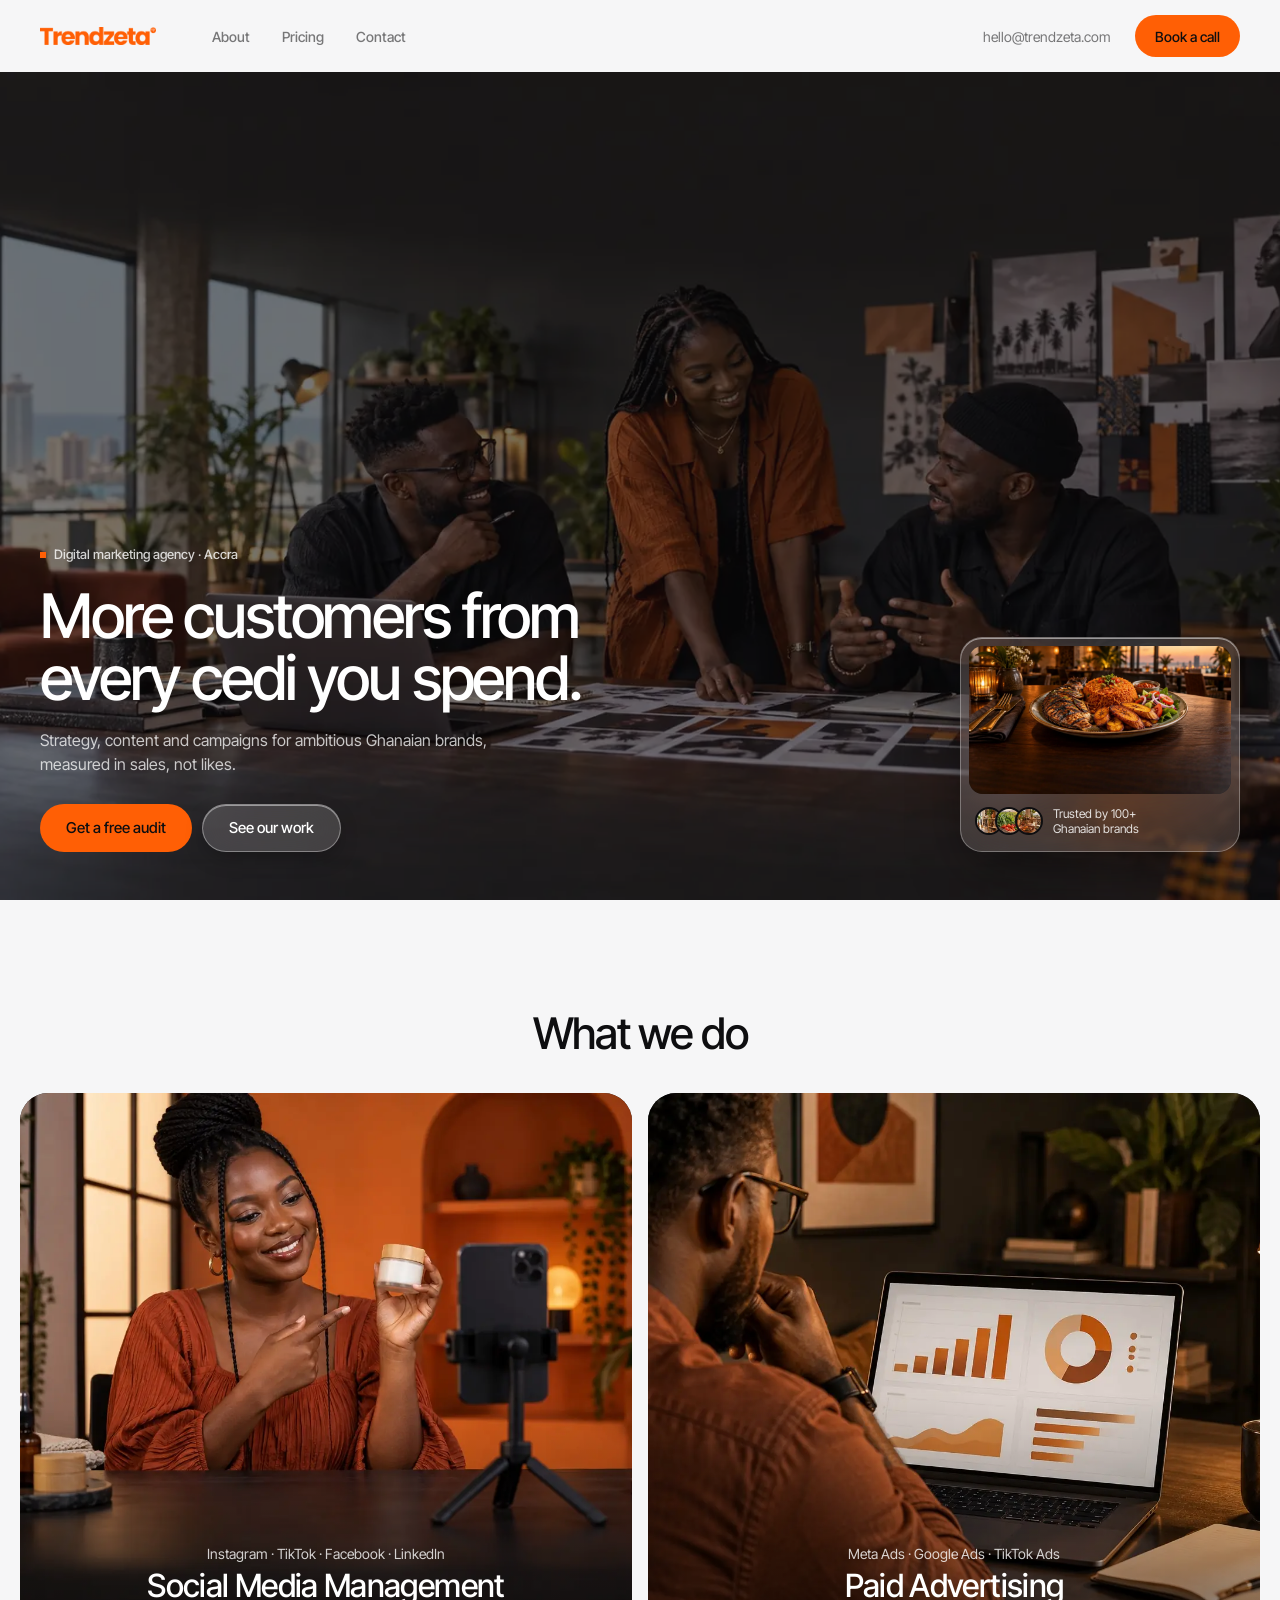
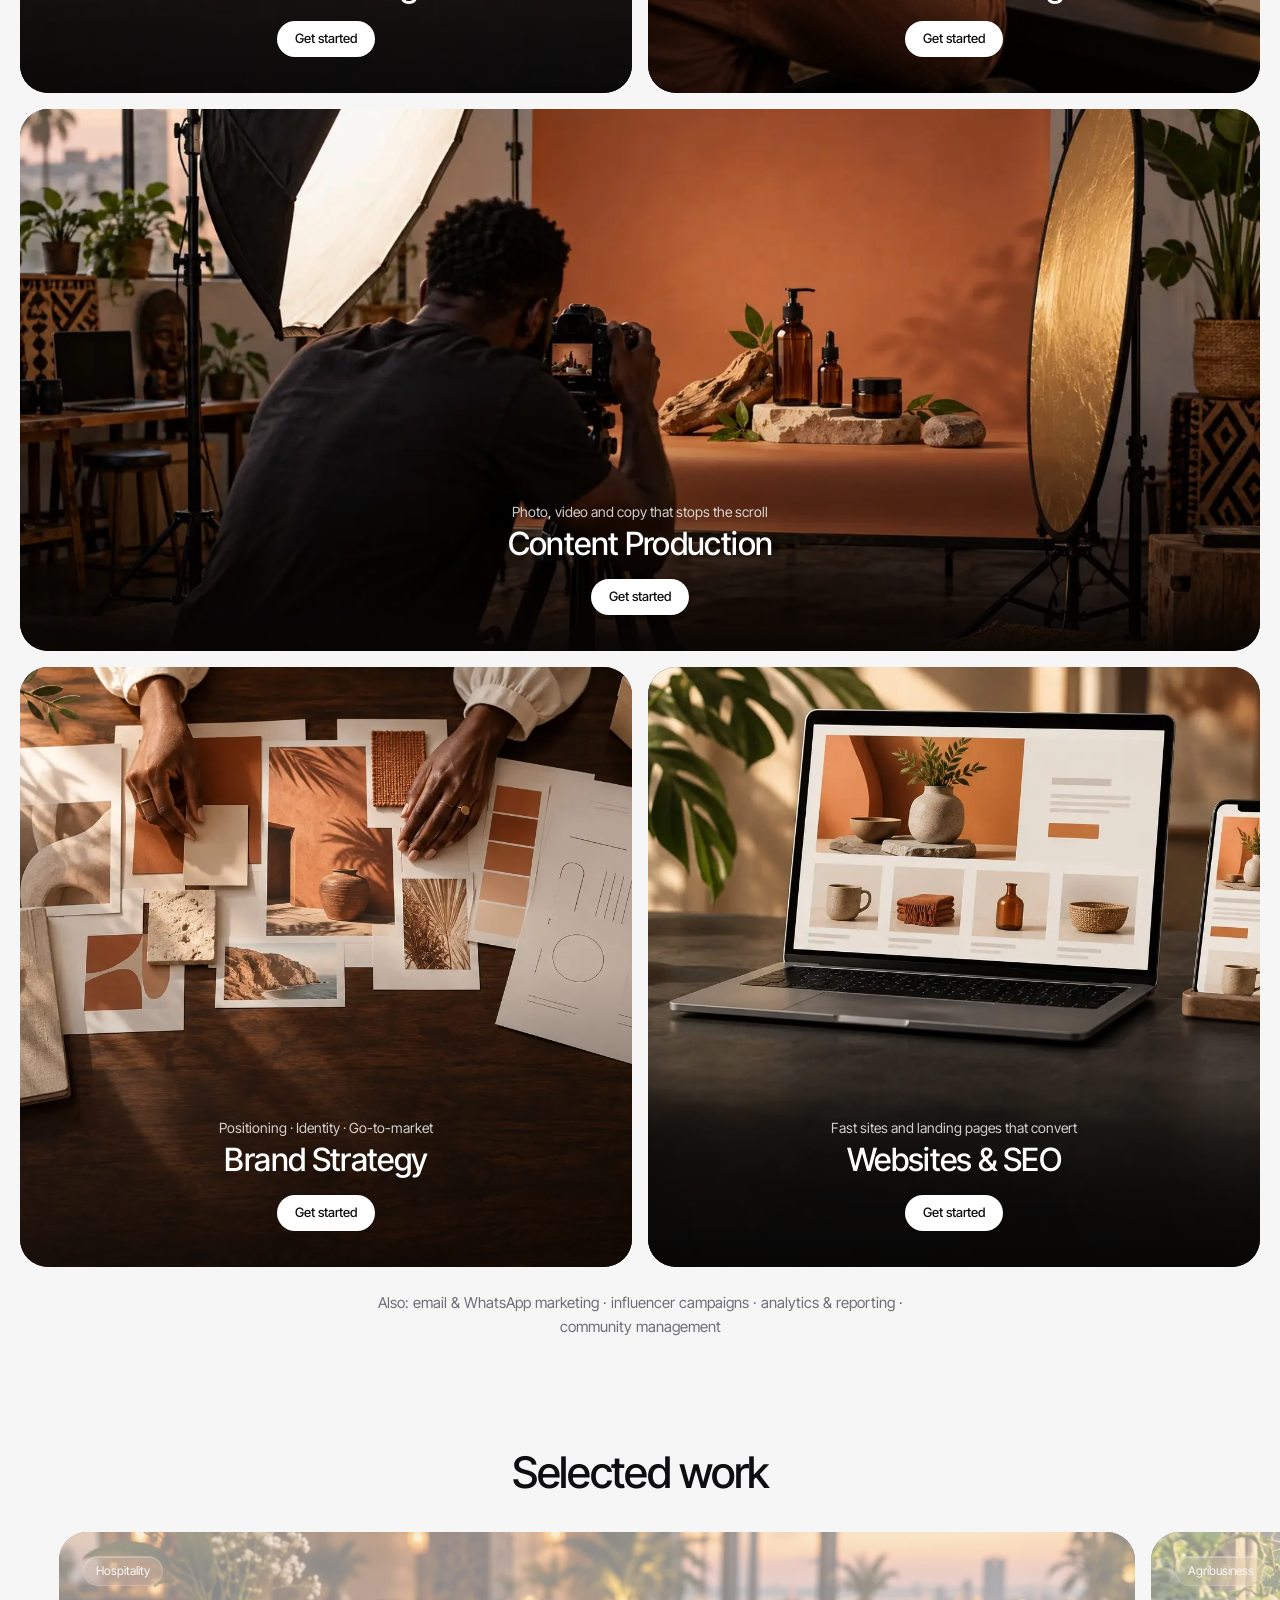
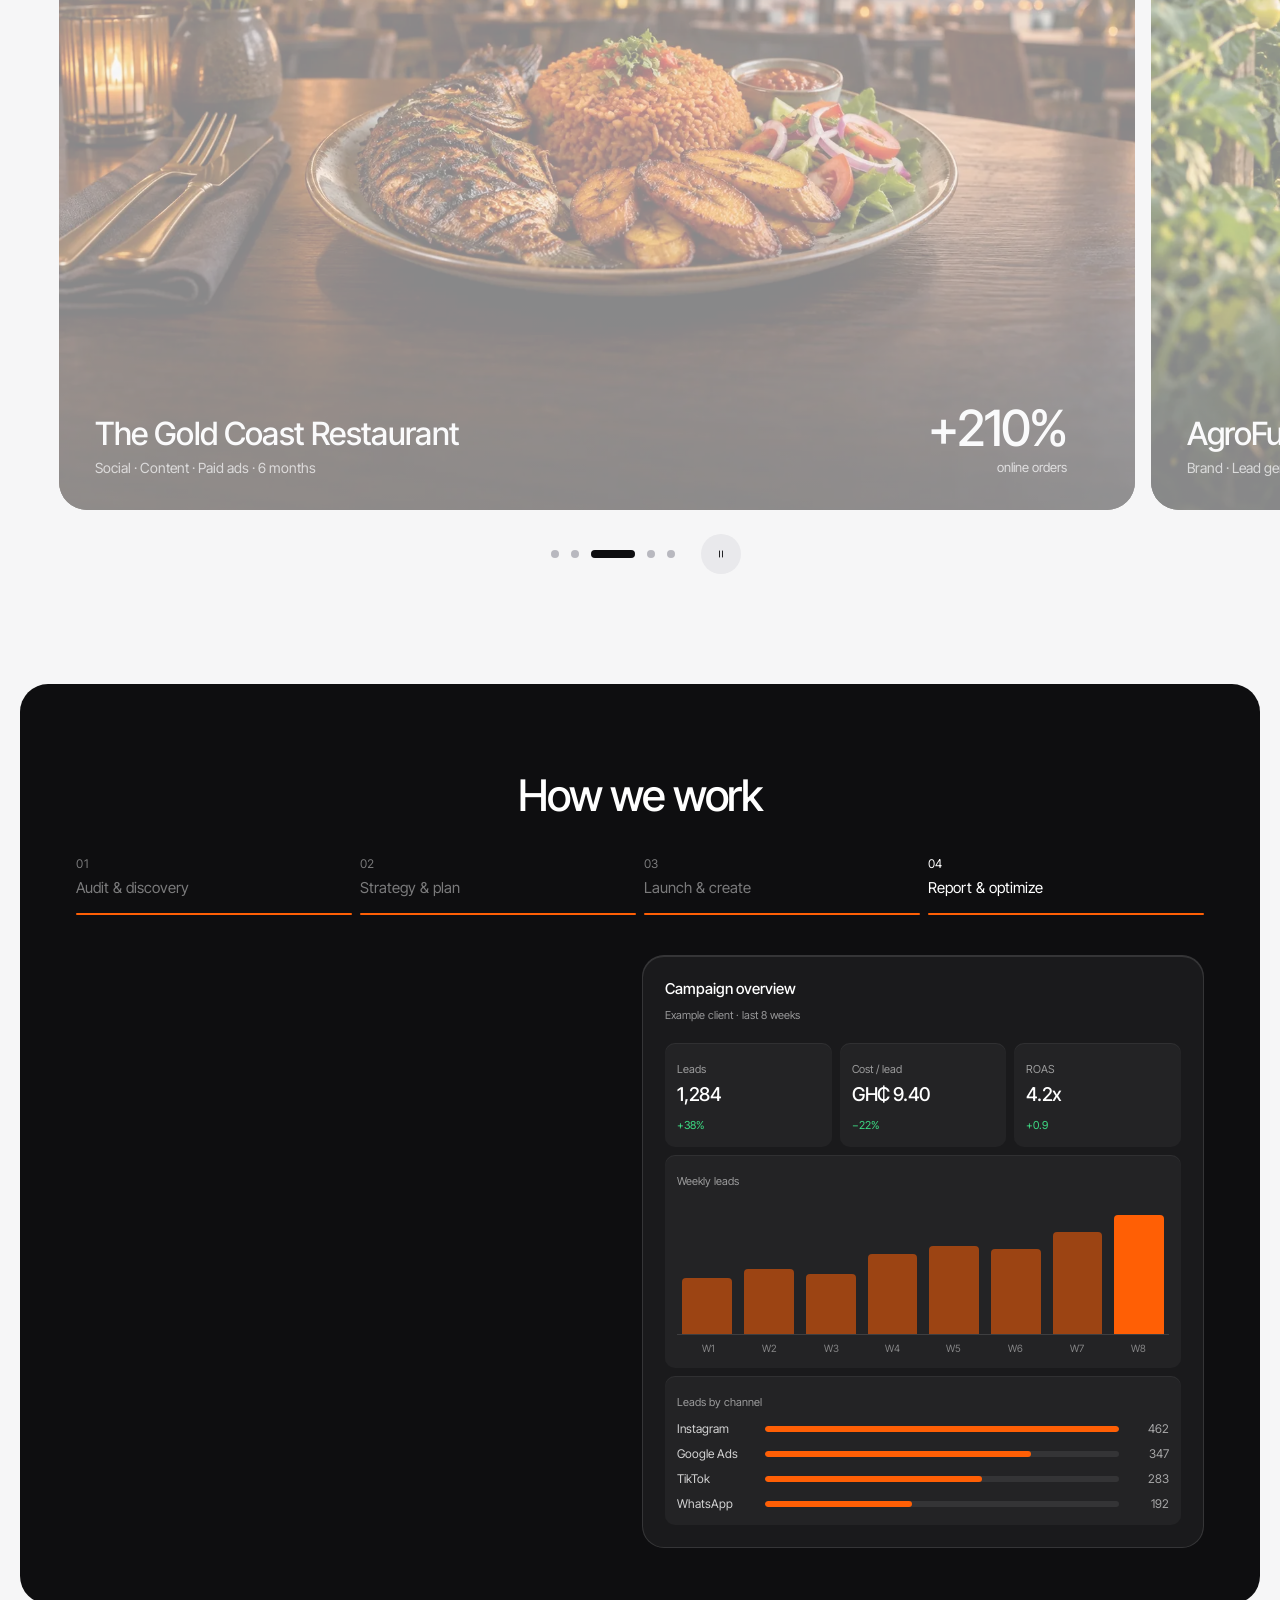
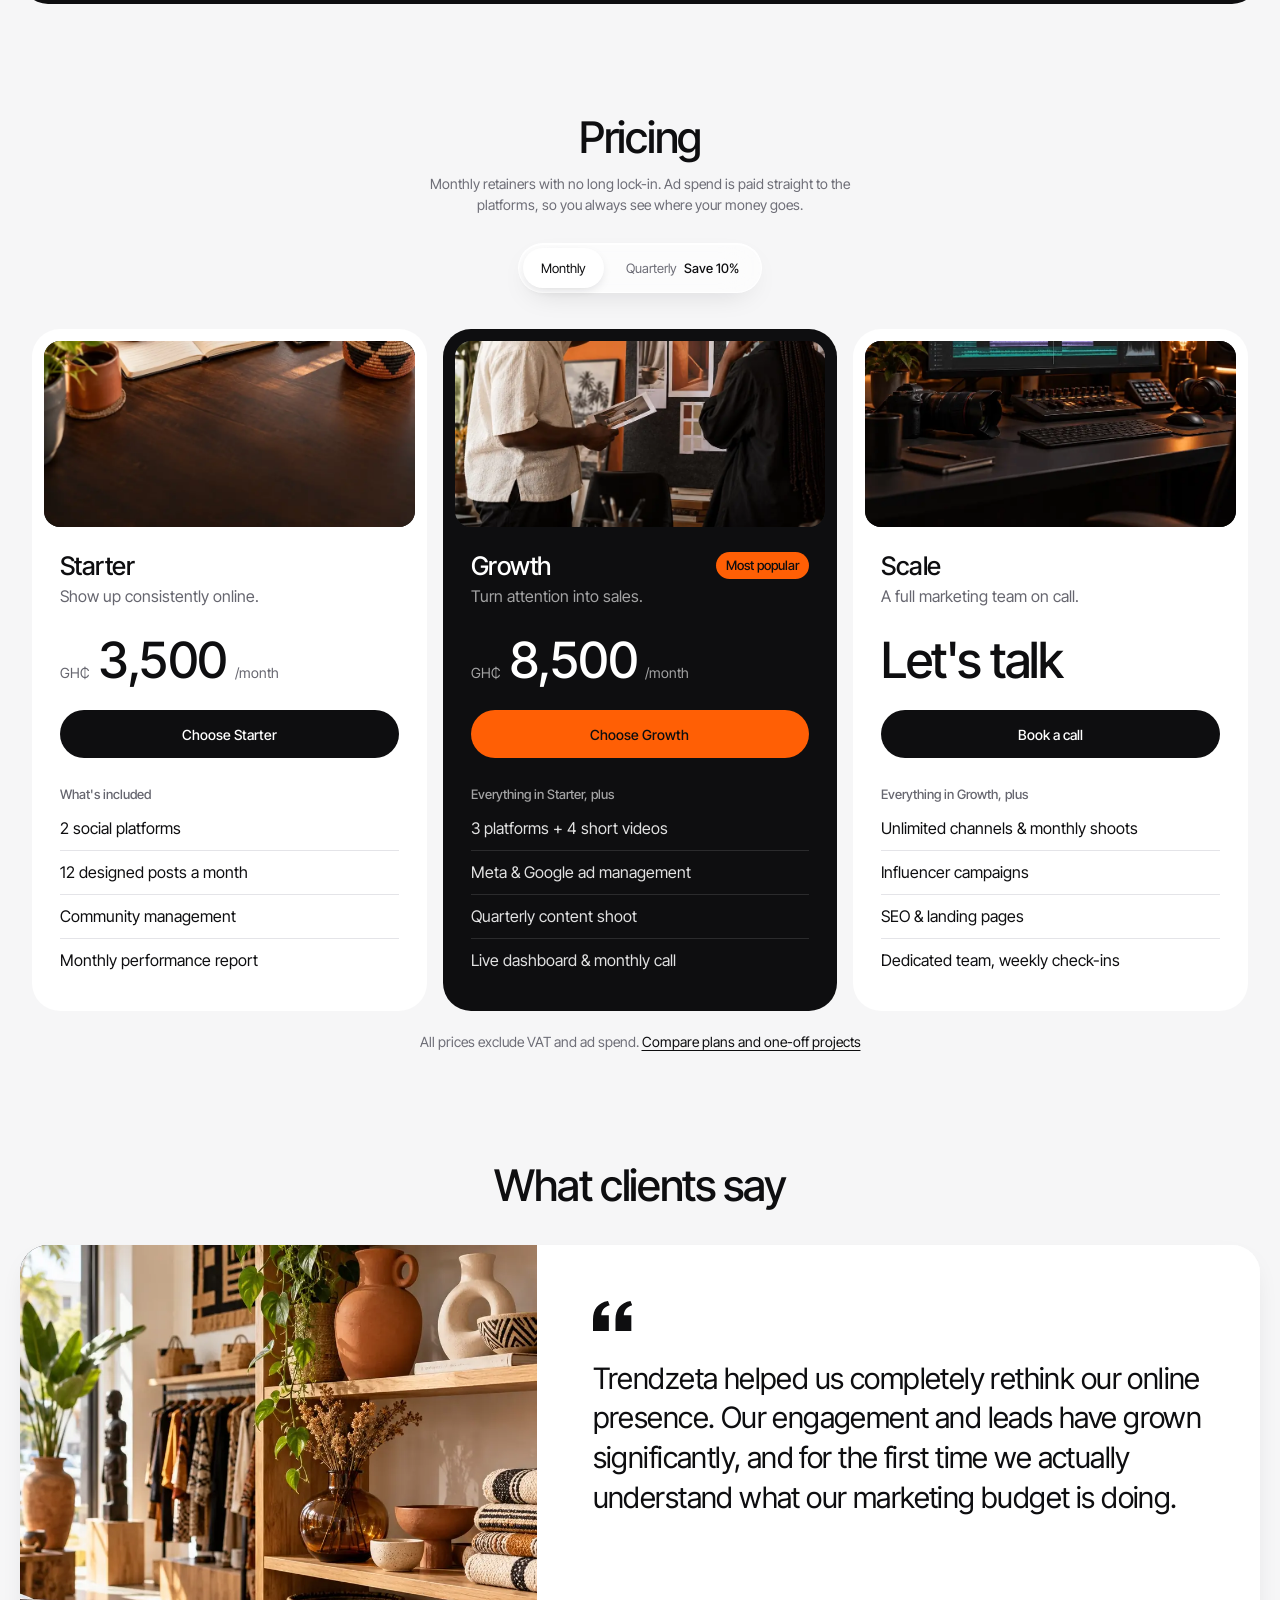
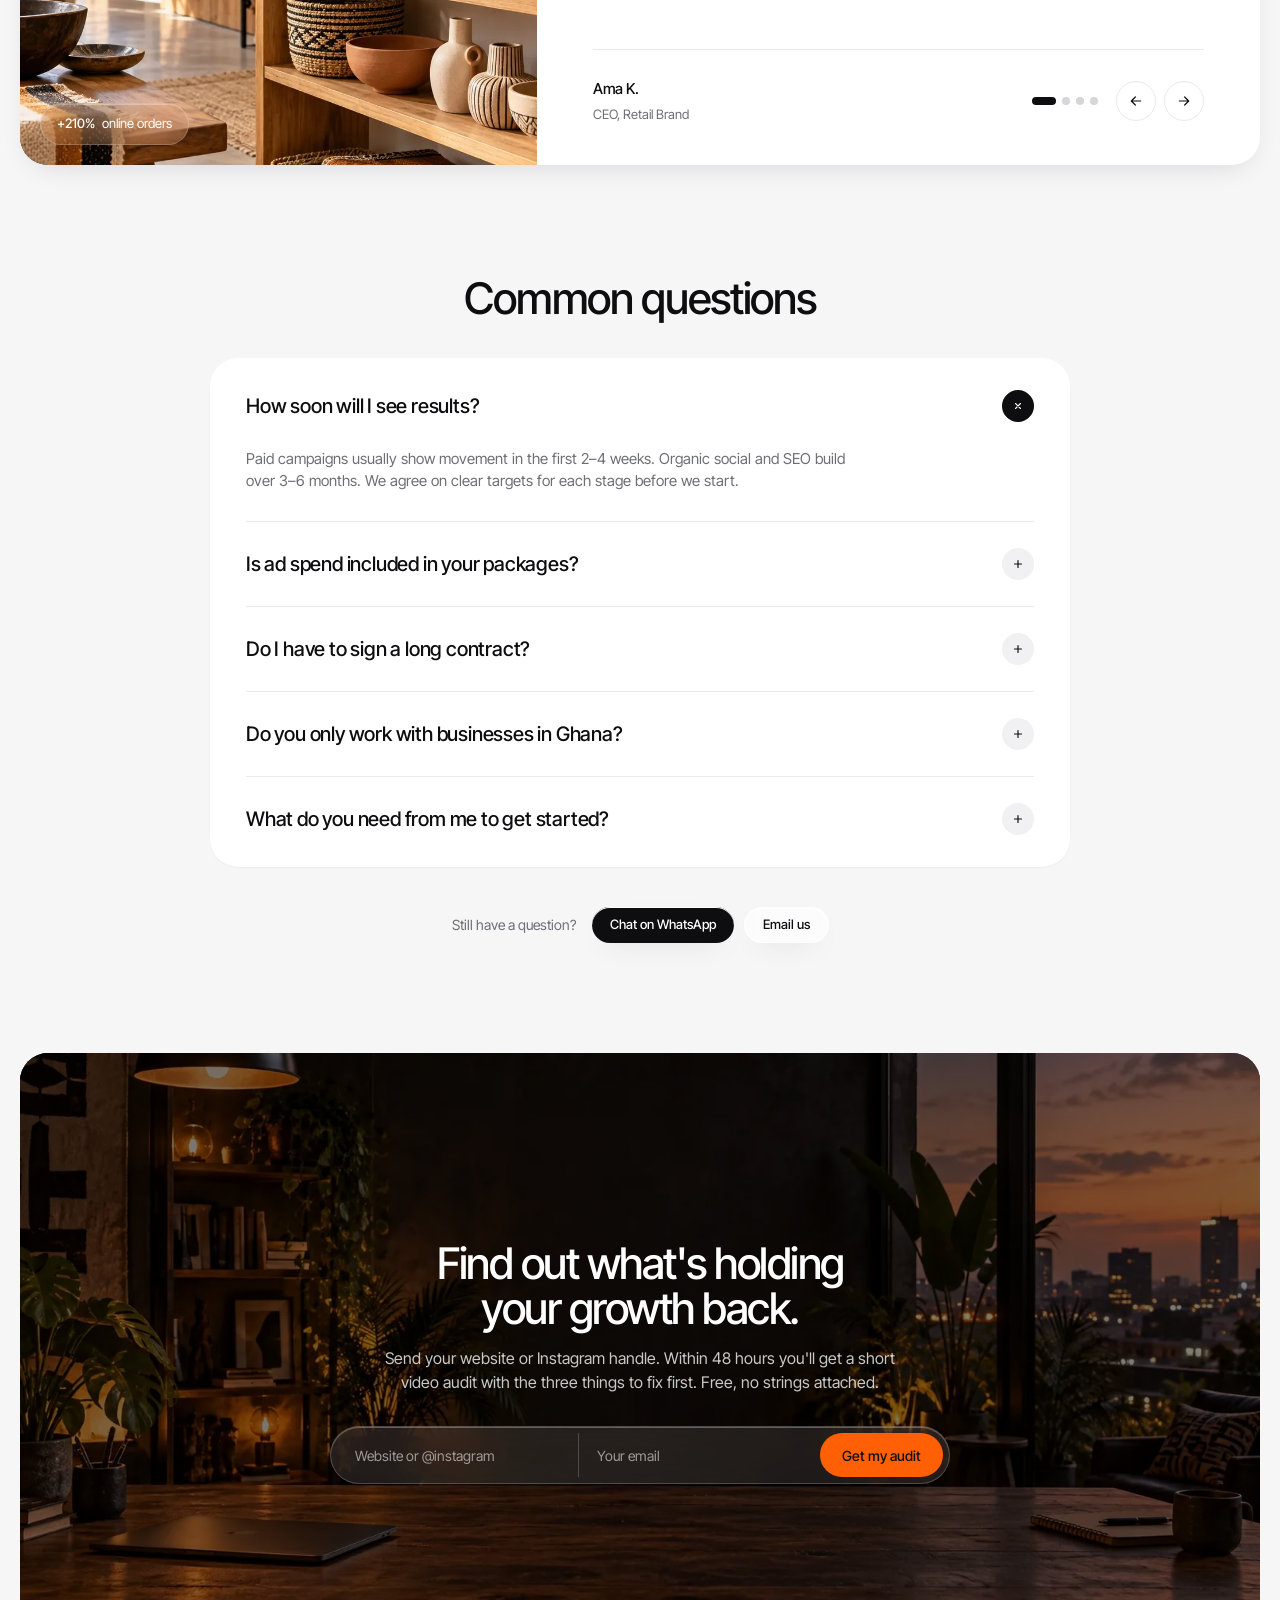
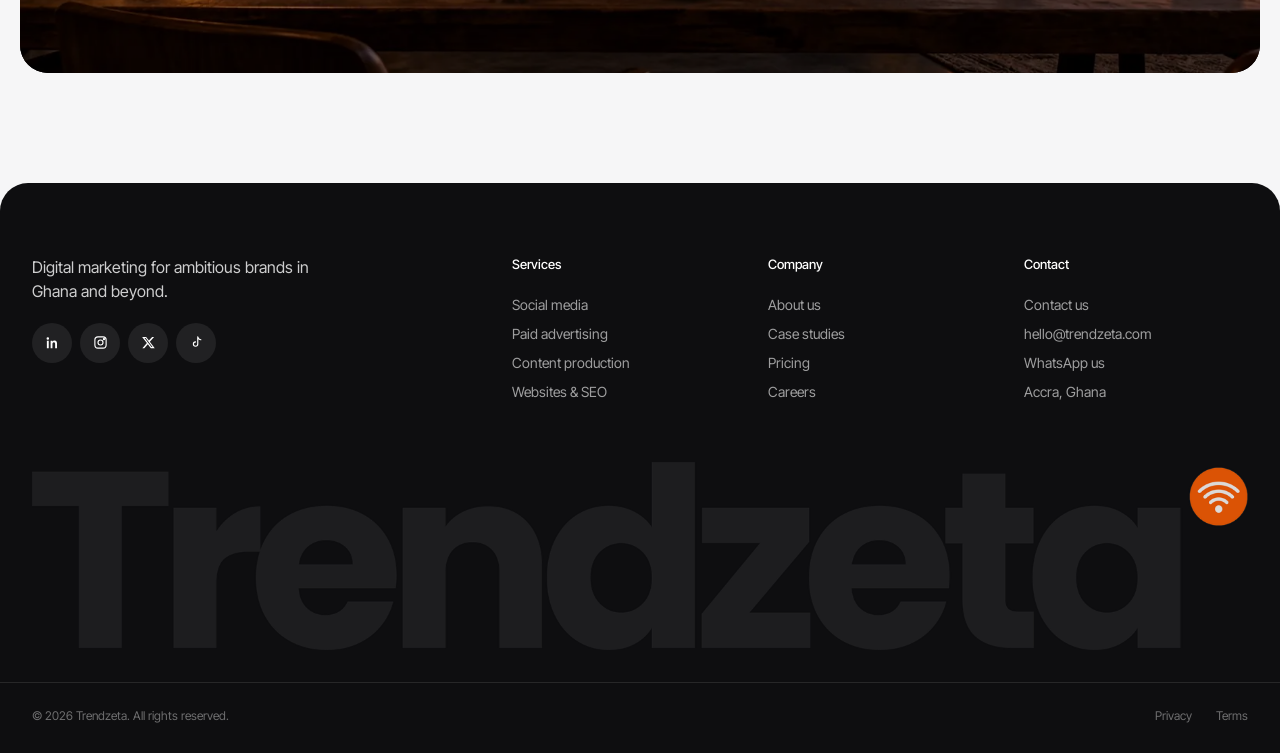
<file: index.html>
<!DOCTYPE html>
<html lang="en">
<head>
  <meta charset="UTF-8" />
  <meta name="viewport" content="width=device-width, initial-scale=1.0" />
  <title>Digital Marketing Agency in Accra, Ghana | Trendzeta</title>
  <meta name="description" content="Trendzeta is a digital marketing agency in Accra, Ghana. Social media management, paid ads, content production and websites, measured in sales, not likes." />
  <link rel="canonical" href="https://trendzeta.com/" />
  <meta name="robots" content="index, follow, max-image-preview:large" />
  <meta property="og:type" content="website" />
  <meta property="og:site_name" content="Trendzeta" />
  <meta property="og:locale" content="en_GH" />
  <meta property="og:url" content="https://trendzeta.com/" />
  <meta property="og:title" content="Digital Marketing Agency in Accra, Ghana | Trendzeta" />
  <meta property="og:description" content="Trendzeta is a digital marketing agency in Accra, Ghana. Social media management, paid ads, content production and websites, measured in sales, not likes." />
  <meta property="og:image" content="https://trendzeta.com/images/og-image.webp" />
  <meta property="og:image:width" content="1200" />
  <meta property="og:image:height" content="630" />
  <meta property="og:image:alt" content="Trendzeta, digital marketing agency in Accra" />
  <meta name="twitter:card" content="summary_large_image" />
  <meta name="twitter:title" content="Digital Marketing Agency in Accra, Ghana | Trendzeta" />
  <meta name="twitter:description" content="Trendzeta is a digital marketing agency in Accra, Ghana. Social media management, paid ads, content production and websites, measured in sales, not likes." />
  <meta name="twitter:image" content="https://trendzeta.com/images/og-image.webp" />
  <script type="application/ld+json">
{
  "@context": "https://schema.org",
  "@graph": [
    {
      "@type": "ProfessionalService",
      "@id": "https://trendzeta.com/#organization",
      "name": "Trendzeta",
      "url": "https://trendzeta.com/",
      "logo": "https://trendzeta.com/images/favicon-192.png",
      "image": "https://trendzeta.com/images/og-image.webp",
      "description": "Trendzeta is a digital marketing agency in Accra, Ghana. Social media management, paid ads, content production and websites, measured in sales, not likes.",
      "email": "hello@trendzeta.com",
      "address": {
        "@type": "PostalAddress",
        "addressLocality": "Accra",
        "addressCountry": "GH"
      },
      "areaServed": [
        {
          "@type": "Country",
          "name": "Ghana"
        },
        {
          "@type": "Place",
          "name": "West Africa"
        }
      ],
      "priceRange": "GH₵1,500–GH₵8,500",
      "knowsAbout": [
        "Digital marketing",
        "Social media management",
        "Paid advertising",
        "Content production",
        "Brand strategy",
        "Websites",
        "SEO"
      ]
    },
    {
      "@type": "WebSite",
      "@id": "https://trendzeta.com/#website",
      "url": "https://trendzeta.com/",
      "name": "Trendzeta",
      "publisher": {
        "@id": "https://trendzeta.com/#organization"
      }
    },
    {
      "@type": "FAQPage",
      "mainEntity": [
        {
          "@type": "Question",
          "name": "How soon will I see results?",
          "acceptedAnswer": {
            "@type": "Answer",
            "text": "Paid campaigns usually show movement in the first 2–4 weeks. Organic social and SEO build over 3–6 months. We agree on clear targets for each stage before we start."
          }
        },
        {
          "@type": "Question",
          "name": "Is ad spend included in your packages?",
          "acceptedAnswer": {
            "@type": "Answer",
            "text": "No. Ad spend is paid directly to Meta, Google or TikTok from your own account, so you keep full ownership and transparency. Our fee covers strategy, creative and management."
          }
        },
        {
          "@type": "Question",
          "name": "Do I have to sign a long contract?",
          "acceptedAnswer": {
            "@type": "Answer",
            "text": "Retainers run month to month after an initial 3-month period. That gives us enough time to set up properly and show real results."
          }
        },
        {
          "@type": "Question",
          "name": "Do you only work with businesses in Ghana?",
          "acceptedAnswer": {
            "@type": "Answer",
            "text": "Most of our clients are in Ghana, but we also run campaigns across West Africa and for diaspora-focused brands in the UK and US."
          }
        },
        {
          "@type": "Question",
          "name": "What do you need from me to get started?",
          "acceptedAnswer": {
            "@type": "Answer",
            "text": "Access to your social and ad accounts, any brand assets you have, and a 45-minute kickoff call. We handle the rest."
          }
        }
      ]
    }
  ]
}
  </script>
  <link rel="preconnect" href="https://fonts.googleapis.com" />
  <link rel="preconnect" href="https://fonts.gstatic.com" crossorigin />
  <link href="https://fonts.googleapis.com/css2?family=Inter+Tight:wght@400;500;600;700&display=swap" rel="stylesheet" />
  <link rel="icon" type="image/png" sizes="32x32" href="images/favicon-32.png" />
  <link rel="icon" type="image/png" sizes="192x192" href="images/favicon-192.png" />
  <link rel="apple-touch-icon" href="images/apple-touch-icon.png" />
  <meta name="theme-color" content="#ff5f05" />
  <link rel="stylesheet" href="css/styles.css?v=60" />
</head>
<body class="home">
  <header class="navbar" id="navbar">
    <div class="navbar__inner">
      <a href="#top" class="logo" aria-label="Trendzeta home"><img src="images/logo.png" alt="Trendzeta" width="116" height="18" /></a>
      <nav class="nav" id="nav" aria-label="Main">
        <a href="about.html">About</a>
        <a href="pricing.html">Pricing</a>
        <a href="contact.html">Contact</a>
        <div class="nav__foot">
          <a href="mailto:hello@trendzeta.com">hello@trendzeta.com</a>
          <span>Accra, Ghana</span>
          <a href="contact.html" class="pill nav__cta">Book a call</a>
        </div>
      </nav>
      <div class="navbar__right">
        <a href="mailto:hello@trendzeta.com" class="navbar__mail">hello@trendzeta.com</a>
        <a href="contact.html" class="pill pill--orange navbar__cta">Book a call</a>
        <button class="burger" id="burger" aria-label="Open menu" aria-expanded="false" aria-controls="nav">
          <span></span><span></span>
        </button>
      </div>
    </div>
  </header>
<div class="page">

  <!-- ============ HERO ============ -->
  <header class="hero" id="top">
    <!-- IMAGE: full-screen hero photo, ideally 2400x1400 -->
    <div class="hero__bg media" data-label="hero.jpg">
      <img fetchpriority="high" src="images/hero.webp" alt="The Trendzeta team planning a client campaign in Accra" onerror="this.remove()" />
    </div>

    <div class="hero__bottom">
      <div class="hero__copy">
        <p class="hero__eyebrow"><i></i>Digital marketing agency · Accra</p>
        <h1>More customers from <br />every cedi you spend.</h1>
        <p class="hero__text">Strategy, content and campaigns for ambitious Ghanaian brands, measured in sales, not likes.</p>
        <div class="hero__actions">
          <a href="#audit" class="pill pill--orange pill--lg">Get a free audit</a>
          <a href="#work" class="pill pill--glass pill--lg">See our work</a>
        </div>
      </div>

      <a href="#work" class="hero__card" aria-label="See our case studies">
        <span class="hero__thumb media" data-label="">
          <img loading="lazy" decoding="async" src="images/work-gold-coast.webp" alt="" onerror="this.remove()" />
        </span>
        <span class="hero__trust">
          <span class="hero__faces">
            <span class="media" data-label=""><img loading="lazy" decoding="async" src="images/avatar-1-sm.webp" alt="" onerror="this.remove()" /></span>
            <span class="media" data-label=""><img loading="lazy" decoding="async" src="images/avatar-2-sm.webp" alt="" onerror="this.remove()" /></span>
            <span class="media" data-label=""><img loading="lazy" decoding="async" src="images/avatar-3-sm.webp" alt="" onerror="this.remove()" /></span>
          </span>
          <span>Trusted by 100+<br />Ghanaian brands</span>
        </span>
      </a>
    </div>
  </header>

  <!-- ============ SERVICES ============ -->
  <section class="section" id="services">
    <div class="head head--center wrap">
      <h2 class="h2-xl">What we do</h2>
    </div>

    <div class="bento">
        <article class="tile media" data-label="service-social.jpg">
          <img loading="lazy" decoding="async" src="images/service-social.webp" alt="Creator filming a skincare product video for social media" onerror="this.remove()" />
          <div class="tile__text">
            <p>Instagram · TikTok · Facebook · LinkedIn</p>
            <h3>Social Media Management</h3>
            <div class="tile__actions">
              <a href="#audit" class="pill pill--light pill--sm">Get started</a>
            </div>
          </div>
        </article>
        <article class="tile media" data-label="service-ads.jpg">
          <img loading="lazy" decoding="async" src="images/service-ads.webp" alt="Marketer reviewing ad performance charts on a laptop" onerror="this.remove()" />
          <div class="tile__text">
            <p>Meta Ads · Google Ads · TikTok Ads</p>
            <h3>Paid Advertising</h3>
            <div class="tile__actions">
              <a href="#audit" class="pill pill--light pill--sm">Get started</a>
            </div>
          </div>
        </article>
        <article class="tile tile--full media" data-label="service-content.jpg">
          <img loading="lazy" decoding="async" src="images/service-content.webp" alt="Photographer shooting product photos in the studio" onerror="this.remove()" />
          <div class="tile__text">
            <p>Photo, video and copy that stops the scroll</p>
            <h3>Content Production</h3>
            <div class="tile__actions">
              <a href="#audit" class="pill pill--light pill--sm">Get started</a>
            </div>
          </div>
        </article>
        <article class="tile media" data-label="service-strategy.jpg">
          <img loading="lazy" decoding="async" src="images/service-strategy.webp" alt="Brand moodboard with colour swatches and photography" onerror="this.remove()" />
          <div class="tile__text">
            <p>Positioning · Identity · Go-to-market</p>
            <h3>Brand Strategy</h3>
            <div class="tile__actions">
              <a href="#audit" class="pill pill--light pill--sm">Get started</a>
            </div>
          </div>
        </article>
        <article class="tile media" data-label="service-web.jpg">
          <img loading="lazy" decoding="async" src="images/service-web.webp" alt="Website design shown on a laptop and phone" onerror="this.remove()" />
          <div class="tile__text">
            <p>Fast sites and landing pages that convert</p>
            <h3>Websites &amp; SEO</h3>
            <div class="tile__actions">
              <a href="#audit" class="pill pill--light pill--sm">Get started</a>
            </div>
          </div>
        </article>
    </div>

    <div class="wrap">
      <p class="extras">Also: email &amp; WhatsApp marketing · influencer campaigns · analytics &amp; reporting · community management</p>
    </div>
  </section>

  <!-- ============ WORK ============ -->
  <section class="section" id="work">
    <div class="head head--center wrap">
      <h2 class="h2-xl">Selected work</h2>
    </div>

    <div class="carousel" aria-roledescription="carousel" aria-label="Case studies">
      <div class="carousel__track" id="track">
        <article class="slide media" data-label="work-gold-coast.jpg" aria-roledescription="slide" aria-label="1 of 5: The Gold Coast Restaurant">
          <img loading="lazy" decoding="async" src="images/work-gold-coast.webp" alt="Grilled fish, jollof rice and plantain at The Gold Coast Restaurant" onerror="this.remove()" />
          <span class="chip">Hospitality</span>
          <div class="slide__foot">
            <div>
              <h3>The Gold Coast Restaurant</h3>
              <p>Social · Content · Paid ads · 6 months</p>
            </div>
            <div class="slide__result">
              <strong>+210%</strong><span>online orders</span>
            </div>
          </div>
        </article>
        <article class="slide media" data-label="work-agrofuture.jpg" aria-roledescription="slide" aria-label="2 of 5: AgroFuture">
          <img loading="lazy" decoding="async" src="images/work-agrofuture.webp" alt="Crops growing on an AgroFuture farm" onerror="this.remove()" />
          <span class="chip">Agribusiness</span>
          <div class="slide__foot">
            <div>
              <h3>AgroFuture</h3>
              <p>Brand · Lead generation · 4 months</p>
            </div>
            <div class="slide__result">
              <strong>+350%</strong><span>qualified leads</span>
            </div>
          </div>
        </article>
        <article class="slide media" data-label="work-zeepay.jpg" aria-roledescription="slide" aria-label="3 of 5: Zeepay">
          <img loading="lazy" decoding="async" src="images/work-zeepay.webp" alt="Customer paying with a mobile money app at a shop counter" onerror="this.remove()" />
          <span class="chip">Fintech</span>
          <div class="slide__foot">
            <div>
              <h3>Zeepay</h3>
              <p>Multi-channel campaign · 3 months</p>
            </div>
            <div class="slide__result">
              <strong>+180%</strong><span>app sign-ups</span>
            </div>
          </div>
        </article>
        <article class="slide media" data-label="work-klara.jpg" aria-roledescription="slide" aria-label="4 of 5: Klara">
          <img loading="lazy" decoding="async" src="images/work-klara.webp" alt="Klara beauty retail campaign" onerror="this.remove()" />
          <span class="chip">Beauty retail</span>
          <div class="slide__foot">
            <div>
              <h3>Klara</h3>
              <p>TikTok · Influencers · 5 months</p>
            </div>
            <div class="slide__result">
              <strong>4.6x</strong><span>return on ad spend</span>
            </div>
          </div>
        </article>
        <article class="slide media" data-label="work-bridge.jpg" aria-roledescription="slide" aria-label="5 of 5: Bridge Foundation">
          <img loading="lazy" decoding="async" src="images/work-bridge.webp" alt="Bridge Foundation fundraising campaign" onerror="this.remove()" />
          <span class="chip">Non-profit</span>
          <div class="slide__foot">
            <div>
              <h3>Bridge Foundation</h3>
              <p>Content · Fundraising campaign · 2 months</p>
            </div>
            <div class="slide__result">
              <strong>GH₵ 480K</strong><span>raised online</span>
            </div>
          </div>
        </article>
      </div>
      <div class="carousel__controls">
        <div class="carousel__dots" id="case-dots"></div>
        <button class="carousel__play" id="case-play" aria-label="Pause slideshow">
          <svg class="i i--pause" viewBox="0 0 24 24"><path d="M9 6v12M15 6v12"/></svg>
          <svg class="i i--play" viewBox="0 0 24 24"><path d="M8 5v14l11-7z" fill="currentColor"/></svg>
        </button>
      </div>
    </div>
  </section>

  <!-- ============ PROCESS ============ -->
  <section class="section" id="process">
    <div class="panel">
      <div class="head head--center">
        <h2 class="h2-xl">How we work</h2>
      </div>

      <div class="journey">
        <div class="journey__tabs" role="tablist" aria-label="Our process">
          <button class="jtab is-active" role="tab" aria-selected="true"><span>01</span>Audit &amp; discovery<i><b></b></i></button>
          <button class="jtab" role="tab" aria-selected="false"><span>02</span>Strategy &amp; plan<i><b></b></i></button>
          <button class="jtab" role="tab" aria-selected="false"><span>03</span>Launch &amp; create<i><b></b></i></button>
          <button class="jtab" role="tab" aria-selected="false"><span>04</span>Report &amp; optimize<i><b></b></i></button>
        </div>

        <div class="journey__body">
          <div class="journey__copy" id="j-copy">
            <p class="journey__when" id="j-when">Week 1</p>
            <h3 id="j-title">We learn your business before we touch a single post.</h3>
            <p id="j-text">A deep look at your channels, competitors, customers and numbers, so we know exactly where the quickest wins are.</p>
            <ul id="j-list"></ul>
          </div>

          <div class="dash" aria-label="Example monthly campaign report">
            <div class="dash__top">
              <span><strong>Campaign overview</strong><small>Example client · last 8 weeks</small></span>
            </div>
            <div class="dash__kpis">
              <div><small>Leads</small><strong>1,284</strong><em>+38%</em></div>
              <div><small>Cost / lead</small><strong>GH₵ 9.40</strong><em>−22%</em></div>
              <div><small>ROAS</small><strong>4.2x</strong><em>+0.9</em></div>
            </div>
            <div class="dash__chart">
              <small>Weekly leads</small>
              <div class="bars" id="bars"></div>
            </div>
            <div class="dash__channels">
              <small>Leads by channel</small>
              <ul id="channels"></ul>
            </div>
          </div>
        </div>
      </div>
    </div>
  </section>

  <!-- ============ PRICING ============ -->
  <section class="section" id="pricing">
    <div class="head head--center wrap">
      <h2 class="h2-xl">Pricing</h2>
      <p class="head__sub">Monthly retainers with no long lock-in. Ad spend is paid straight to the platforms, so you always see where your money goes.</p>
      <div class="billing" role="group" aria-label="Billing cycle">
        <button class="is-active" data-cycle="monthly">Monthly</button>
        <button data-cycle="quarterly">Quarterly <em>Save 10%</em></button>
      </div>
    </div>

    <div class="plans plans--cards">
        <article class="plan c">
          <div class="plan__img media" data-label="plan-starter.jpg"><img loading="lazy" decoding="async" src="images/plan-starter.webp" alt="" onerror="this.remove()" /></div>
          <div class="plan__body">
            <div class="plan__head"><h3 class="plan__name">Starter</h3></div>
            <p class="plan__for">Show up consistently online.</p>
            <p class="plan__price"><small>GH₵</small><span data-price="3500">3,500</span><small>/month</small></p>
            <a href="#audit" class="pill pill--ink">Choose Starter</a>
            <p class="plan__plus">What's included</p>
            <ul>
              <li>2 social platforms</li>
              <li>12 designed posts a month</li>
              <li>Community management</li>
              <li>Monthly performance report</li>
            </ul>
          </div>
        </article>
        <article class="plan plan--growth c c--ink">
          <div class="plan__img media" data-label="plan-growth.jpg"><img loading="lazy" decoding="async" src="images/plan-growth.webp" alt="" onerror="this.remove()" /></div>
          <div class="plan__body">
            <div class="plan__head"><h3 class="plan__name">Growth</h3><span class="plan__tag">Most popular</span></div>
            <p class="plan__for">Turn attention into sales.</p>
            <p class="plan__price"><small>GH₵</small><span data-price="8500">8,500</span><small>/month</small></p>
            <a href="#audit" class="pill pill--brand">Choose Growth</a>
            <p class="plan__plus">Everything in Starter, plus</p>
            <ul>
              <li>3 platforms + 4 short videos</li>
              <li>Meta &amp; Google ad management</li>
              <li>Quarterly content shoot</li>
              <li>Live dashboard &amp; monthly call</li>
            </ul>
          </div>
        </article>
        <article class="plan c">
          <div class="plan__img media" data-label="plan-scale.jpg"><img loading="lazy" decoding="async" src="images/plan-scale.webp" alt="" onerror="this.remove()" /></div>
          <div class="plan__body">
            <div class="plan__head"><h3 class="plan__name">Scale</h3></div>
            <p class="plan__for">A full marketing team on call.</p>
            <p class="plan__price"><span>Let's talk</span></p>
            <a href="#audit" class="pill pill--ink">Book a call</a>
            <p class="plan__plus">Everything in Growth, plus</p>
            <ul>
              <li>Unlimited channels &amp; monthly shoots</li>
              <li>Influencer campaigns</li>
              <li>SEO &amp; landing pages</li>
              <li>Dedicated team, weekly check-ins</li>
            </ul>
          </div>
        </article>
    </div>

    <p class="plans__note">All prices exclude VAT and ad spend. <a href="pricing.html">Compare plans and one-off projects</a></p>
  </section>

  <!-- ============ TESTIMONIALS ============ -->
  <section class="section" id="testimonials">
    <div class="head head--center wrap">
      <h2 class="h2-xl">What clients say</h2>
    </div>

    <div class="story">
      <!-- IMAGE: client portraits avatar-1.jpg … avatar-4.jpg, ideally 1000x1200 -->
      <div class="story__media media" data-label="avatar-1.jpg">
        <img loading="lazy" decoding="async" id="rv-img" src="images/avatar-1.webp" alt="" onerror="this.style.display='none'" />
        <span class="story__result" id="rv-result"><strong>+210%</strong> online orders</span>
      </div>
      <div class="story__body">
        <svg class="story__mark" viewBox="0 0 48 36" aria-hidden="true"><path d="M0 36V22C0 10 6 2 18 0l2 5C13 7 10 12 10 17h9v19H0zm27 0V22c0-12 6-20 18-22l2 5c-7 2-10 7-10 12h9v19H27z" fill="currentColor" stroke="none"/></svg>
        <blockquote id="rv-text">Trendzeta helped us completely rethink our online presence. Our engagement and leads have grown significantly, and for the first time we actually understand what our marketing budget is doing.</blockquote>
        <div class="story__foot">
          <span class="story__who"><strong id="rv-name">Ama K.</strong><small id="rv-role">CEO, Retail Brand</small></span>
          <div class="story__nav">
            <div class="dots" id="rv-dots"></div>
            <button id="rv-prev" aria-label="Previous story"><svg class="i" viewBox="0 0 24 24"><path d="M19 12H5M11 6l-6 6 6 6"/></svg></button>
            <button id="rv-next" aria-label="Next story"><svg class="i" viewBox="0 0 24 24"><path d="M5 12h14M13 6l6 6-6 6"/></svg></button>
          </div>
        </div>
      </div>
    </div>
  </section>

  <!-- ============ FAQ ============ -->
  <section class="section" id="faq">
    <div class="head head--center wrap">
      <h2 class="h2-xl">Common questions</h2>
    </div>

    <div class="wrap faq-home">
      <div class="faq faq--card">
        <details open>
          <summary>How soon will I see results?</summary>
          <p>Paid campaigns usually show movement in the first 2–4 weeks. Organic social and SEO build over 3–6 months. We agree on clear targets for each stage before we start.</p>
        </details>
        <details>
          <summary>Is ad spend included in your packages?</summary>
          <p>No. Ad spend is paid directly to Meta, Google or TikTok from your own account, so you keep full ownership and transparency. Our fee covers strategy, creative and management.</p>
        </details>
        <details>
          <summary>Do I have to sign a long contract?</summary>
          <p>Retainers run month to month after an initial 3-month period. That gives us enough time to set up properly and show real results.</p>
        </details>
        <details>
          <summary>Do you only work with businesses in Ghana?</summary>
          <p>Most of our clients are in Ghana, but we also run campaigns across West Africa and for diaspora-focused brands in the UK and US.</p>
        </details>
        <details>
          <summary>What do you need from me to get started?</summary>
          <p>Access to your social and ad accounts, any brand assets you have, and a 45-minute kickoff call. We handle the rest.</p>
        </details>

      </div>
      <div class="faq__cta">
        <span>Still have a question?</span>
        <a href="#" class="pill pill--dark pill--sm">Chat on WhatsApp</a>
        <a href="mailto:hello@trendzeta.com" class="pill pill--outline pill--sm">Email us</a>
      </div>
    </div>
  </section>

  <!-- ============ AUDIT CTA ============ -->
  <section class="section" id="audit">
    <!-- IMAGE: wide atmospheric photo (desk, team, city), ideally 2800x1400 -->
    <div class="cta media" data-label="cta.jpg">
      <img loading="lazy" decoding="async" src="images/cta.webp" alt="" onerror="this.remove()" />
      <div class="cta__content">
        <h2 class="h2-xl">Find out what's holding <br />your growth back.</h2>
        <p>Send your website or Instagram handle. Within 48 hours you'll get a short video audit with the three things to fix first. Free, no strings attached.</p>
        <form class="cta__form" id="audit-form">
          <input type="text" name="handle" placeholder="Website or @instagram" aria-label="Website or Instagram handle" required />
          <input type="email" name="email" placeholder="Your email" aria-label="Email address" required />
          <button type="submit" class="pill pill--orange">Get my audit</button>
        </form>
      </div>
    </div>
  </section>

  <!-- ============ FOOTER ============ -->
  <footer class="footer" id="contact">
    <div class="wrap">
      <div class="footer__grid">
        <div class="footer__brand">
          <p>Digital marketing for ambitious brands in Ghana and beyond.</p>
          <div class="socials">
            <a href="#" aria-label="LinkedIn"><svg viewBox="0 0 24 24"><path fill="currentColor" stroke="none" d="M4.5 3.5a2 2 0 110 4 2 2 0 010-4zM3 9h3v12H3zM9 9h2.9v1.7c.4-.8 1.4-1.9 3.3-1.9 3.4 0 4 2.2 4 5.1V21h-3v-6.2c0-1.5 0-3.3-2-3.3s-2.3 1.6-2.3 3.2V21H9z"/></svg></a>
            <a href="#" aria-label="Instagram"><svg viewBox="0 0 24 24"><rect x="3" y="3" width="18" height="18" rx="5"/><circle cx="12" cy="12" r="4"/><circle cx="17.5" cy="6.5" r="1" fill="currentColor"/></svg></a>
            <a href="#" aria-label="X"><svg viewBox="0 0 24 24"><path fill="currentColor" stroke="none" d="M17.8 3h3.1l-6.8 7.7L22 21h-6.2l-4.9-6.3L5.3 21H2.2l7.2-8.3L1.8 3h6.4l4.4 5.8zm-1.1 16.2h1.7L7.4 4.7H5.6z"/></svg></a>
            <a href="#" aria-label="TikTok"><svg viewBox="0 0 24 24"><path d="M14 3v11.5a3.5 3.5 0 11-3.5-3.5M14 3c.5 2.5 2.3 4.2 5 4.5"/></svg></a>
          </div>
        </div>
        <div>
          <h3>Services</h3>
          <a href="#services">Social media</a>
          <a href="#services">Paid advertising</a>
          <a href="#services">Content production</a>
          <a href="#services">Websites &amp; SEO</a>
        </div>
        <div>
          <h3>Company</h3>
          <a href="about.html">About us</a>
          <a href="#work">Case studies</a>
          <a href="pricing.html">Pricing</a>
          <a href="#">Careers</a>
        </div>
        <div>
          <h3>Contact</h3>
          <a href="contact.html">Contact us</a>
          <a href="mailto:hello@trendzeta.com">hello@trendzeta.com</a>
          <a href="#">WhatsApp us</a>
          <span>Accra, Ghana</span>
        </div>
      </div>
    </div>

    <p class="footer__word" aria-hidden="true"><img src="images/logo-footer.png" alt="" width="1800" height="278" /></p>

    <div class="wrap footer__bottom">
      <p>&copy; <span id="year">2026</span> Trendzeta. All rights reserved.</p>
      <nav><a href="#">Privacy</a><a href="#">Terms</a></nav>
    </div>
  </footer>

</div>
<script src="js/main.js?v=17"></script>
</body>
</html>
</file>
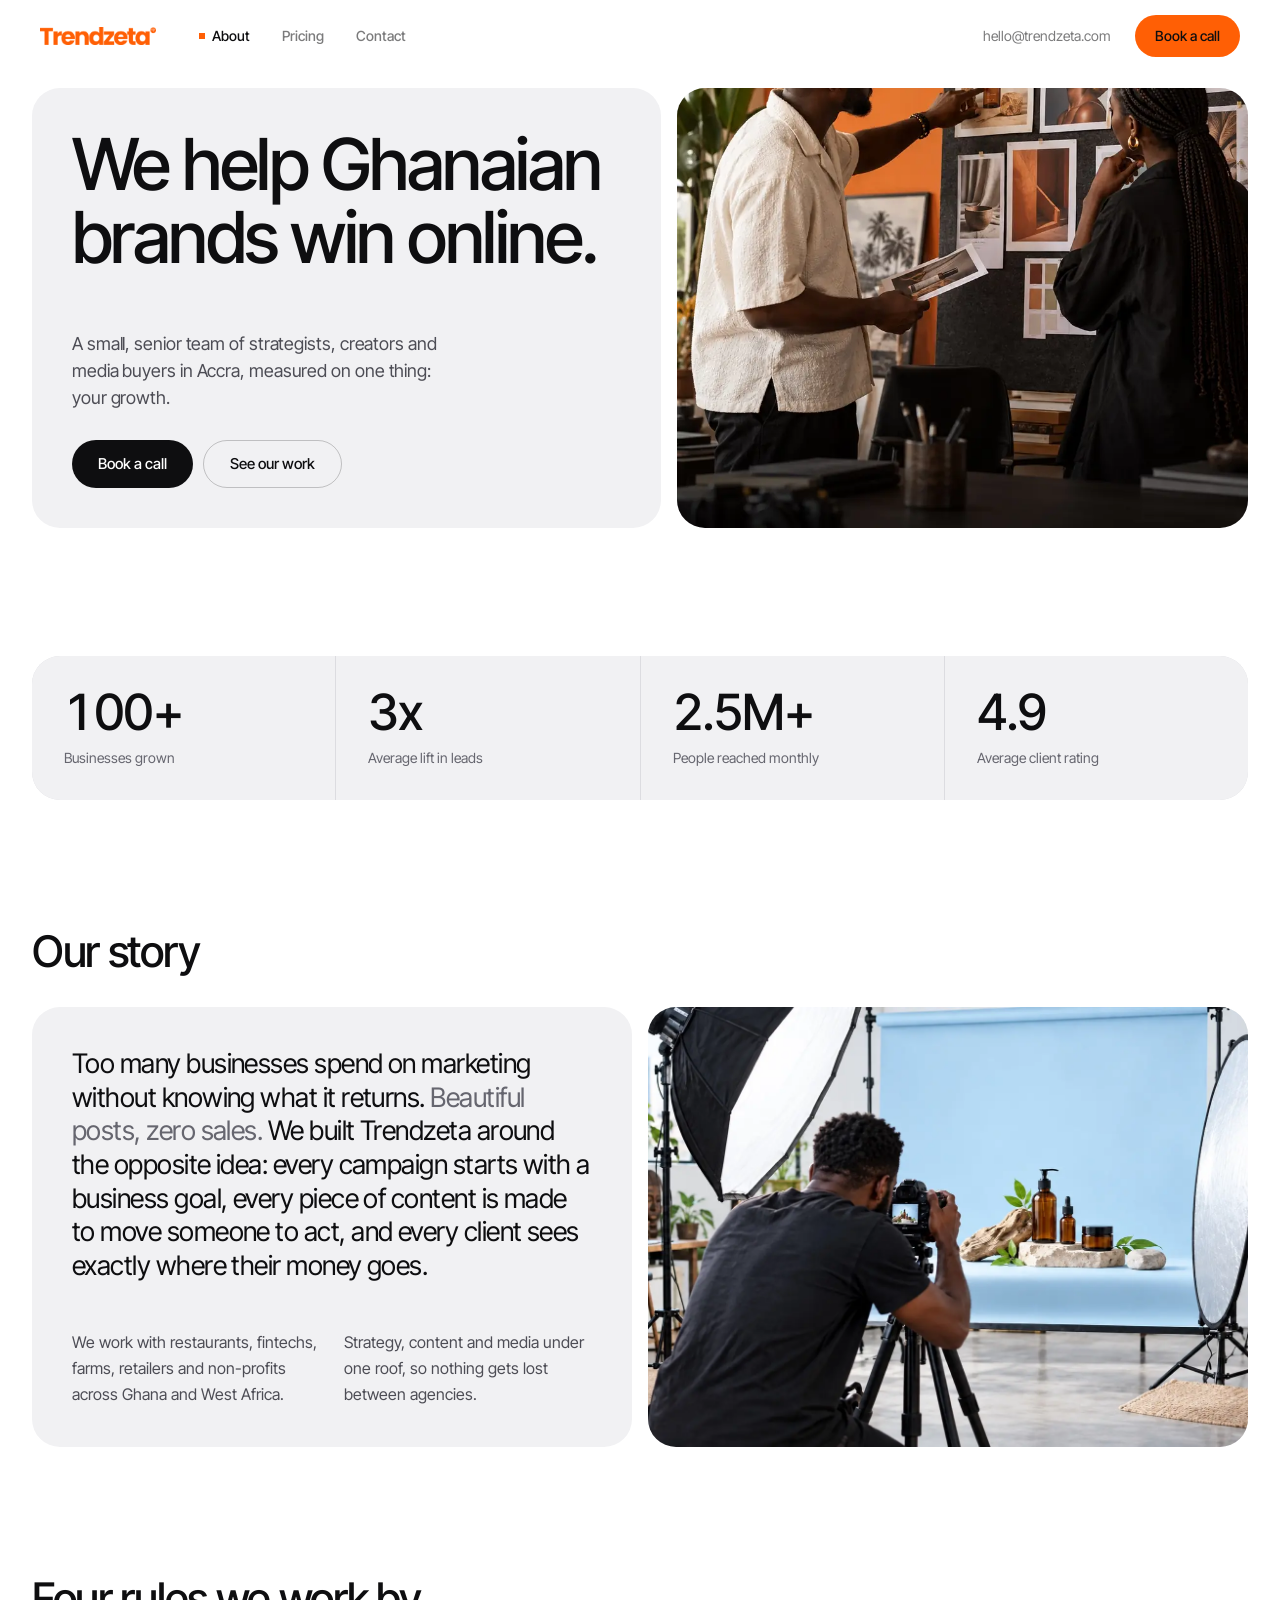
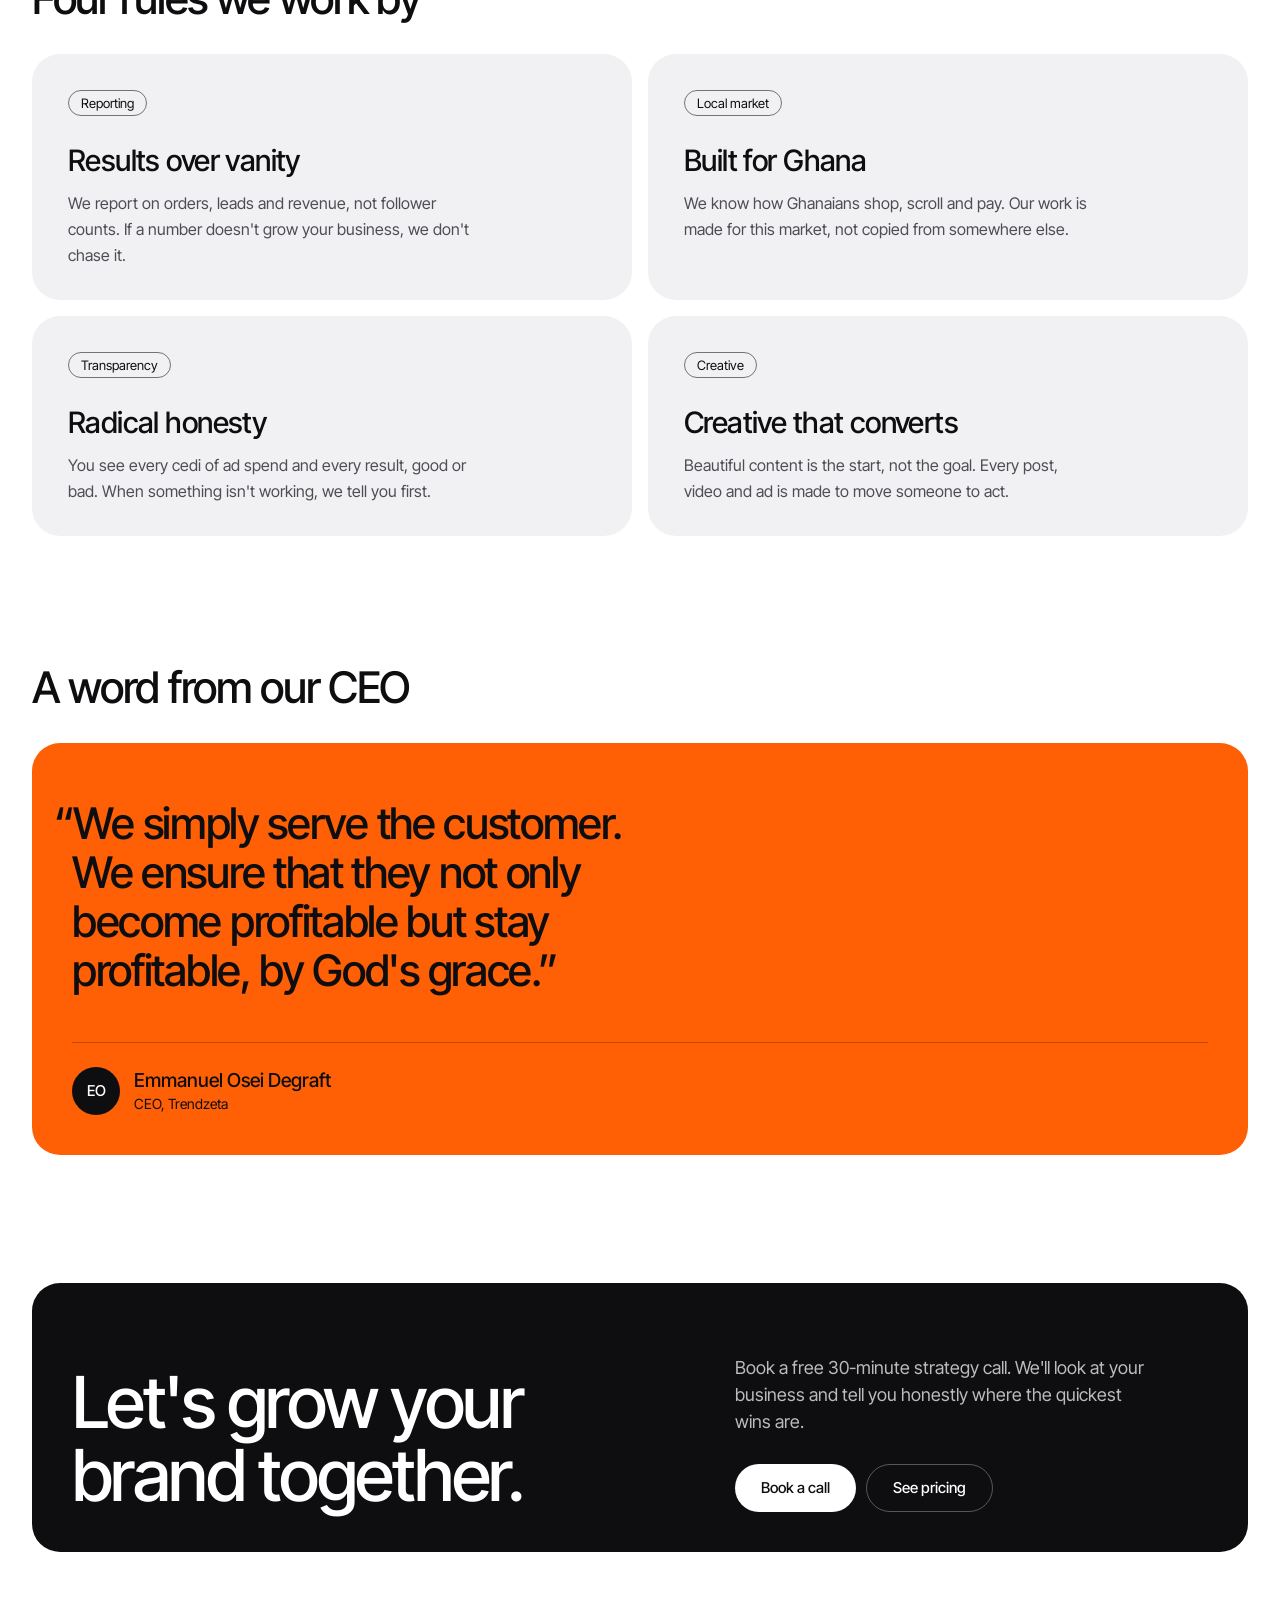
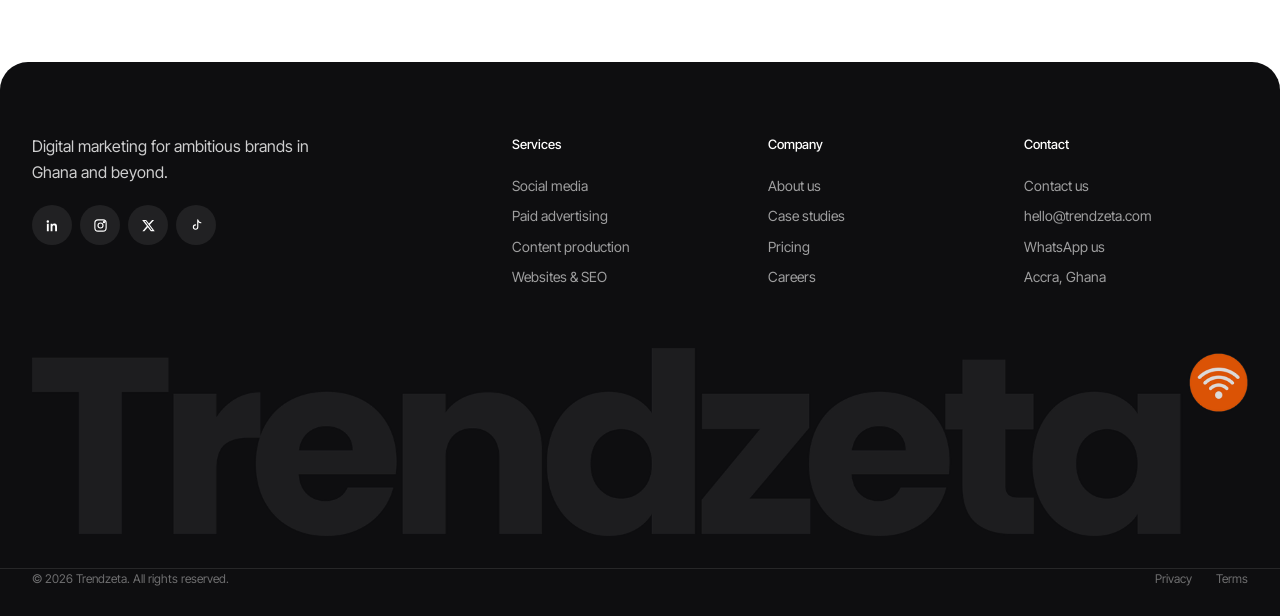
<file: about.html>
<!DOCTYPE html>
<html lang="en">
<head>
  <meta charset="UTF-8" />
  <meta name="viewport" content="width=device-width, initial-scale=1.0" />
  <title>About Trendzeta | Digital Marketing Agency in Accra</title>
  <meta name="description" content="Meet Trendzeta, a senior digital marketing team in Accra helping Ghanaian brands grow with strategy, content and paid campaigns. Read our story and values." />
  <link rel="canonical" href="https://trendzeta.com/about.html" />
  <meta name="robots" content="index, follow, max-image-preview:large" />
  <meta property="og:type" content="website" />
  <meta property="og:site_name" content="Trendzeta" />
  <meta property="og:locale" content="en_GH" />
  <meta property="og:url" content="https://trendzeta.com/about.html" />
  <meta property="og:title" content="About Trendzeta | Digital Marketing Agency in Accra" />
  <meta property="og:description" content="Meet Trendzeta, a senior digital marketing team in Accra helping Ghanaian brands grow with strategy, content and paid campaigns. Read our story and values." />
  <meta property="og:image" content="https://trendzeta.com/images/og-image.webp" />
  <meta property="og:image:width" content="1200" />
  <meta property="og:image:height" content="630" />
  <meta property="og:image:alt" content="Trendzeta, digital marketing agency in Accra" />
  <meta name="twitter:card" content="summary_large_image" />
  <meta name="twitter:title" content="About Trendzeta | Digital Marketing Agency in Accra" />
  <meta name="twitter:description" content="Meet Trendzeta, a senior digital marketing team in Accra helping Ghanaian brands grow with strategy, content and paid campaigns. Read our story and values." />
  <meta name="twitter:image" content="https://trendzeta.com/images/og-image.webp" />
  <script type="application/ld+json">
{
  "@context": "https://schema.org",
  "@graph": [
    {
      "@type": "AboutPage",
      "url": "https://trendzeta.com/about.html",
      "name": "About Trendzeta | Digital Marketing Agency in Accra",
      "about": {
        "@id": "https://trendzeta.com/#organization"
      }
    },
    {
      "@type": "Person",
      "name": "Emmanuel Osei Degraft",
      "jobTitle": "CEO",
      "worksFor": {
        "@id": "https://trendzeta.com/#organization"
      }
    },
    {
      "@type": "BreadcrumbList",
      "itemListElement": [
        {
          "@type": "ListItem",
          "position": 1,
          "name": "Home",
          "item": "https://trendzeta.com/"
        },
        {
          "@type": "ListItem",
          "position": 2,
          "name": "About",
          "item": "https://trendzeta.com/about.html"
        }
      ]
    }
  ]
}
  </script>
  <link rel="preconnect" href="https://fonts.googleapis.com" />
  <link rel="preconnect" href="https://fonts.gstatic.com" crossorigin />
  <link href="https://fonts.googleapis.com/css2?family=Inter+Tight:wght@400;500;600;700&display=swap" rel="stylesheet" />
  <link rel="icon" type="image/png" sizes="32x32" href="images/favicon-32.png" />
  <link rel="icon" type="image/png" sizes="192x192" href="images/favicon-192.png" />
  <link rel="apple-touch-icon" href="images/apple-touch-icon.png" />
  <meta name="theme-color" content="#ff5f05" />
  <link rel="stylesheet" href="css/styles.css?v=60" />
</head>
<body class="inner">
  <header class="navbar" id="navbar">
    <div class="navbar__inner">
      <a href="index.html" class="logo" aria-label="Trendzeta home"><img src="images/logo.png" alt="Trendzeta" width="116" height="18" /></a>
      <nav class="nav" id="nav" aria-label="Main">
        <a href="about.html" class="is-current" aria-current="page">About</a>
        <a href="pricing.html">Pricing</a>
        <a href="contact.html">Contact</a>
        <div class="nav__foot">
          <a href="mailto:hello@trendzeta.com">hello@trendzeta.com</a>
          <span>Accra, Ghana</span>
          <a href="contact.html" class="pill nav__cta">Book a call</a>
        </div>
      </nav>
      <div class="navbar__right">
        <a href="mailto:hello@trendzeta.com" class="navbar__mail">hello@trendzeta.com</a>
        <a href="contact.html" class="pill pill--orange navbar__cta">Book a call</a>
        <button class="burger" id="burger" aria-label="Open menu" aria-expanded="false" aria-controls="nav">
          <span></span><span></span>
        </button>
      </div>
    </div>
  </header>
<div class="page">
  <!-- ============ HERO ============ -->
  <header class="ihero">
    <div class="wrap grid g-hero">
      <div class="ihero__text c c--pad">
        <h1>We help Ghanaian brands win online.</h1>
        <div>
          <p class="lead">A small, senior team of strategists, creators and media buyers in Accra, measured on one thing: your growth.</p>
          <div class="actions">
            <a href="contact.html" class="pill pill--ink pill--lg">Book a call</a>
            <a href="index.html#work" class="pill pill--line pill--lg">See our work</a>
          </div>
        </div>
      </div>
      <div class="c c--photo">
        <img fetchpriority="high" src="images/plan-growth.webp" alt="Two of the team reviewing a campaign moodboard" onerror="this.remove()" />
      </div>
    </div>
  </header>

  <section class="section">
    <div class="wrap">
      <ul class="cells stats c">
        <li><strong>100+</strong><span>Businesses grown</span></li>
        <li><strong>3x</strong><span>Average lift in leads</span></li>
        <li><strong>2.5M+</strong><span>People reached monthly</span></li>
        <li><strong>4.9</strong><span>Average client rating</span></li>
      </ul>
    </div>
  </section>

  <section class="section">
    <div class="wrap">
      <div class="shead">
        <div>
          <h2>Our story</h2>
        </div>
      </div>
      <div class="grid g-2">
        <div class="storyc c c--pad">
          <p class="storyc__quote">Too many businesses spend on marketing without knowing what it returns. <span>Beautiful posts, zero sales.</span> We built Trendzeta around the opposite idea: every campaign starts with a business goal, every piece of content is made to move someone to act, and every client sees exactly where their money goes.</p>
          <div class="storyc__meta">
            <p>We work with restaurants, fintechs, farms, retailers and non-profits across Ghana and West Africa.</p>
            <p>Strategy, content and media under one roof, so nothing gets lost between agencies.</p>
          </div>
        </div>
        <div class="c c--photo">
          <img loading="lazy" decoding="async" src="images/service-content-v2.webp" alt="A product shoot in the studio" onerror="this.remove()" />
        </div>
      </div>
    </div>
  </section>

  <section class="section">
    <div class="wrap">
      <div class="shead">
        <div>
          <h2>Four rules we work by</h2>
        </div>
      </div>
      <div class="grid g-2">
        <article class="tcard c">
          <span class="tag">Reporting</span>
          <h3>Results over vanity</h3>
          <p>We report on orders, leads and revenue, not follower counts. If a number doesn't grow your business, we don't chase it.</p>
        </article>
        <article class="tcard c">
          <span class="tag">Local market</span>
          <h3>Built for Ghana</h3>
          <p>We know how Ghanaians shop, scroll and pay. Our work is made for this market, not copied from somewhere else.</p>
        </article>
        <article class="tcard c">
          <span class="tag">Transparency</span>
          <h3>Radical honesty</h3>
          <p>You see every cedi of ad spend and every result, good or bad. When something isn't working, we tell you first.</p>
        </article>
        <article class="tcard c">
          <span class="tag">Creative</span>
          <h3>Creative that converts</h3>
          <p>Beautiful content is the start, not the goal. Every post, video and ad is made to move someone to act.</p>
        </article>
      </div>
    </div>
  </section>

  <section class="section">
    <div class="wrap">
      <div class="shead">
        <div>
          <h2>A word from our CEO</h2>
        </div>
      </div>
      <figure class="ceo ceo--orange c c--pad">
        <blockquote class="ceo__quote">
          <p>We simply serve the customer. We ensure that they not only become profitable but stay profitable, by God's grace.</p>
        </blockquote>
        <figcaption class="ceo__by">
          <span class="ceo__avatar" aria-hidden="true">EO</span>
          <span><strong>Emmanuel Osei Degraft</strong><small>CEO, Trendzeta</small></span>
        </figcaption>
      </figure>
    </div>
  </section>

  <!-- ============ CTA ============ -->
  <section class="section">
    <div class="wrap">
      <div class="cta-card c c--ink">
        <h2>Let's grow your brand together.</h2>
        <div>
          <p>Book a free 30-minute strategy call. We'll look at your business and tell you honestly where the quickest wins are.</p>
          <div class="actions">
            <a href="contact.html" class="pill pill--light pill--lg">Book a call</a>
            <a href="pricing.html" class="pill pill--line-light pill--lg">See pricing</a>
          </div>
        </div>
      </div>
    </div>
  </section>

  <!-- ============ FOOTER ============ -->
  <footer class="footer">
    <div class="wrap">
      <div class="footer__grid">
        <div class="footer__brand">
          <p>Digital marketing for ambitious brands in Ghana and beyond.</p>
          <div class="socials">
            <a href="#" aria-label="LinkedIn"><svg viewBox="0 0 24 24"><path fill="currentColor" stroke="none" d="M4.5 3.5a2 2 0 110 4 2 2 0 010-4zM3 9h3v12H3zM9 9h2.9v1.7c.4-.8 1.4-1.9 3.3-1.9 3.4 0 4 2.2 4 5.1V21h-3v-6.2c0-1.5 0-3.3-2-3.3s-2.3 1.6-2.3 3.2V21H9z"/></svg></a>
            <a href="#" aria-label="Instagram"><svg viewBox="0 0 24 24"><rect x="3" y="3" width="18" height="18" rx="5"/><circle cx="12" cy="12" r="4"/><circle cx="17.5" cy="6.5" r="1" fill="currentColor"/></svg></a>
            <a href="#" aria-label="X"><svg viewBox="0 0 24 24"><path fill="currentColor" stroke="none" d="M17.8 3h3.1l-6.8 7.7L22 21h-6.2l-4.9-6.3L5.3 21H2.2l7.2-8.3L1.8 3h6.4l4.4 5.8zm-1.1 16.2h1.7L7.4 4.7H5.6z"/></svg></a>
            <a href="#" aria-label="TikTok"><svg viewBox="0 0 24 24"><path d="M14 3v11.5a3.5 3.5 0 11-3.5-3.5M14 3c.5 2.5 2.3 4.2 5 4.5"/></svg></a>
          </div>
        </div>
        <div>
          <h3>Services</h3>
          <a href="index.html#services">Social media</a>
          <a href="index.html#services">Paid advertising</a>
          <a href="index.html#services">Content production</a>
          <a href="index.html#services">Websites &amp; SEO</a>
        </div>
        <div>
          <h3>Company</h3>
          <a href="about.html">About us</a>
          <a href="index.html#work">Case studies</a>
          <a href="pricing.html">Pricing</a>
          <a href="#">Careers</a>
        </div>
        <div>
          <h3>Contact</h3>
          <a href="contact.html">Contact us</a>
          <a href="mailto:hello@trendzeta.com">hello@trendzeta.com</a>
          <a href="#">WhatsApp us</a>
          <span>Accra, Ghana</span>
        </div>
      </div>
    </div>

    <p class="footer__word" aria-hidden="true"><img src="images/logo-footer.png" alt="" width="1800" height="278" /></p>

    <div class="wrap footer__bottom">
      <p>&copy; <span id="year">2026</span> Trendzeta. All rights reserved.</p>
      <nav><a href="#">Privacy</a><a href="#">Terms</a></nav>
    </div>
  </footer>

</div>
<script src="js/main.js?v=17"></script>
</body>
</html>
</file>
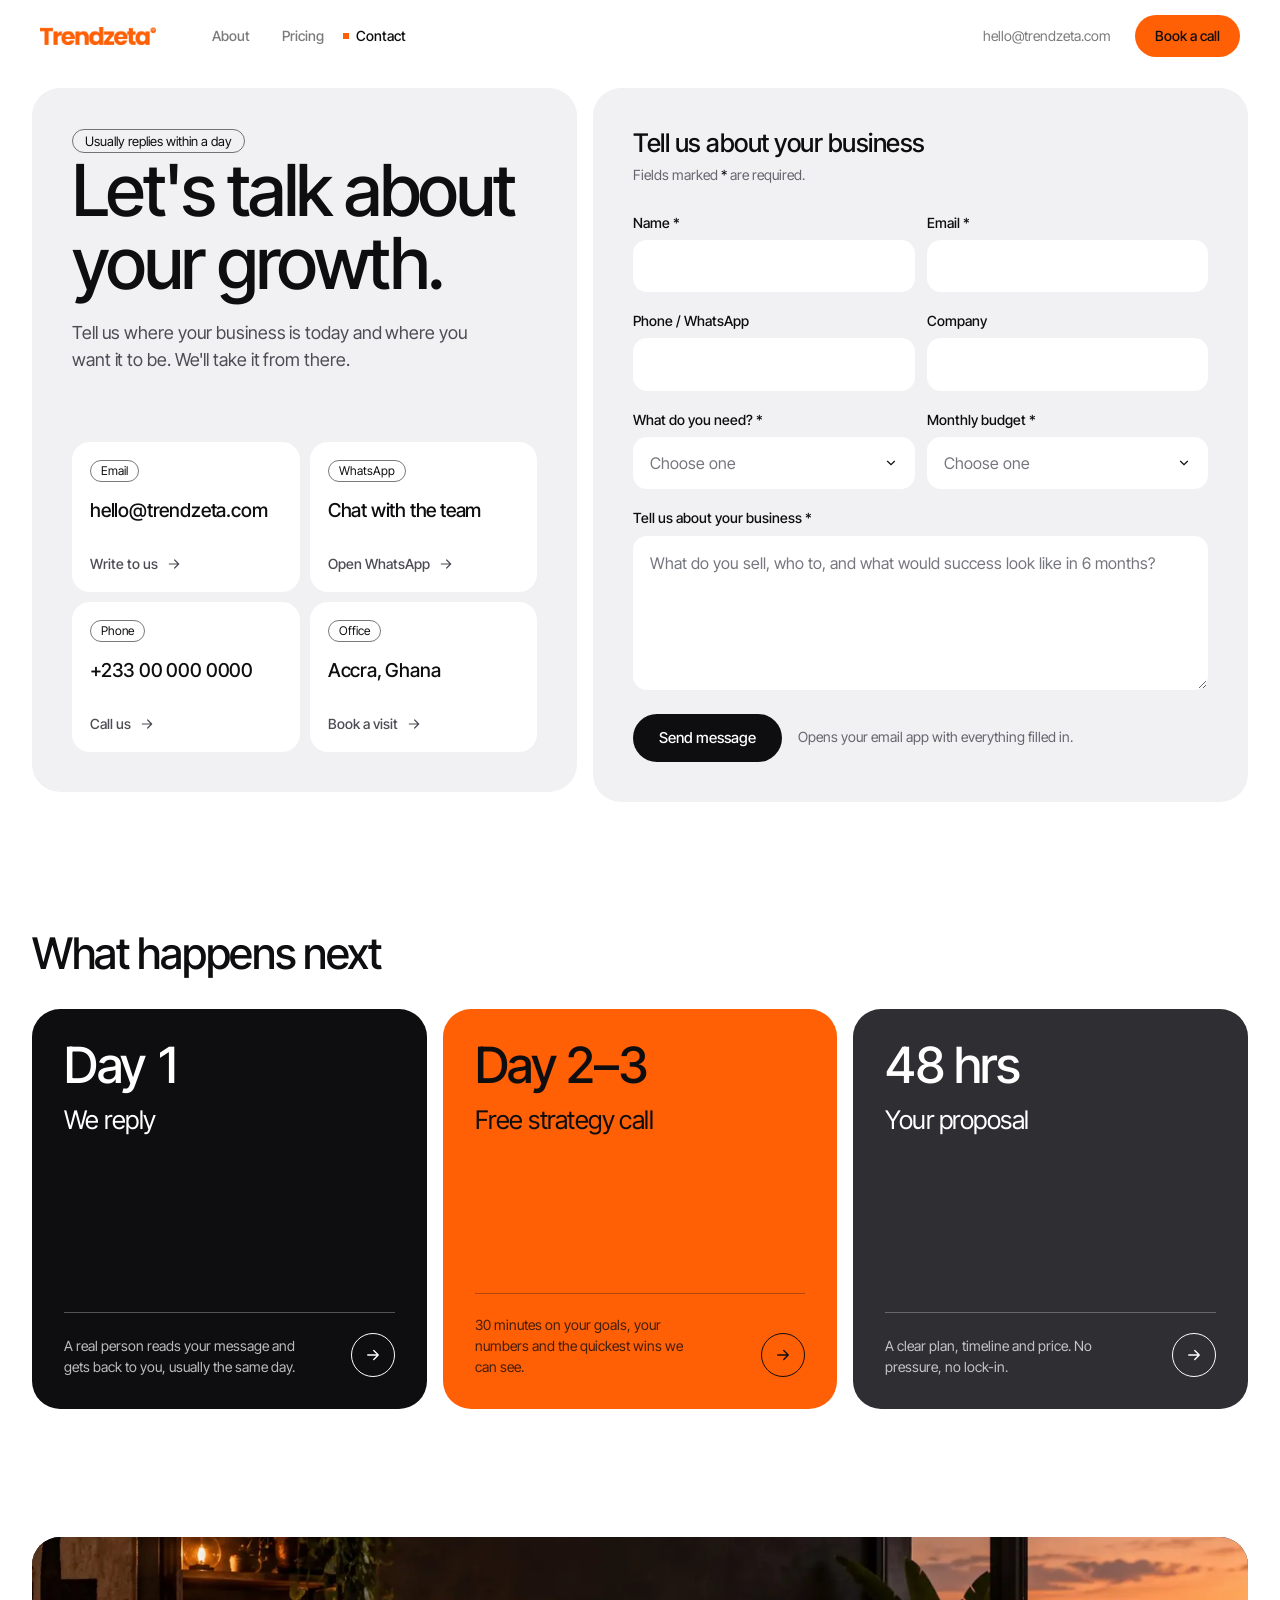
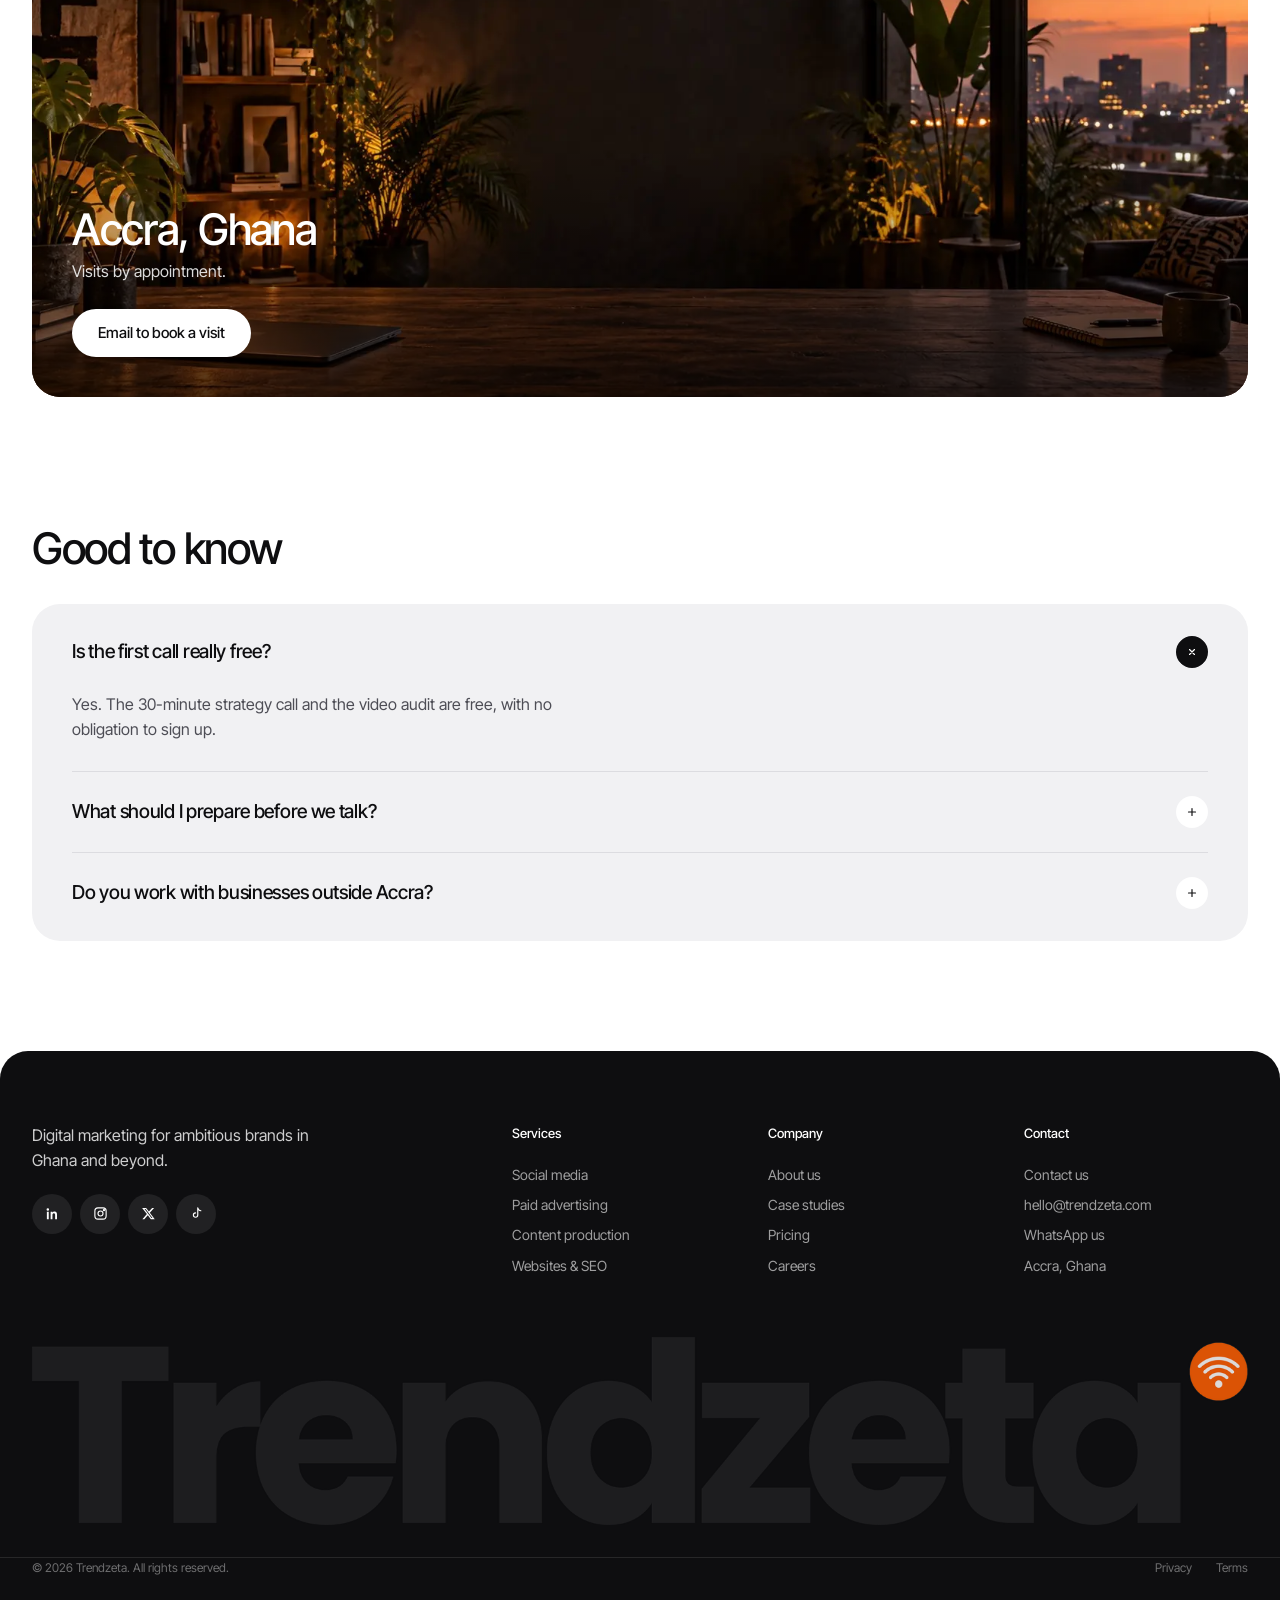
<file: contact.html>
<!DOCTYPE html>
<html lang="en">
<head>
  <meta charset="UTF-8" />
  <meta name="viewport" content="width=device-width, initial-scale=1.0" />
  <title>Contact Trendzeta | Free Marketing Strategy Call in Accra</title>
  <meta name="description" content="Book a free 30-minute marketing strategy call with Trendzeta in Accra. Email, WhatsApp or send us a message and we usually reply within a day." />
  <link rel="canonical" href="https://trendzeta.com/contact.html" />
  <meta name="robots" content="index, follow, max-image-preview:large" />
  <meta property="og:type" content="website" />
  <meta property="og:site_name" content="Trendzeta" />
  <meta property="og:locale" content="en_GH" />
  <meta property="og:url" content="https://trendzeta.com/contact.html" />
  <meta property="og:title" content="Contact Trendzeta | Free Marketing Strategy Call in Accra" />
  <meta property="og:description" content="Book a free 30-minute marketing strategy call with Trendzeta in Accra. Email, WhatsApp or send us a message and we usually reply within a day." />
  <meta property="og:image" content="https://trendzeta.com/images/og-image.webp" />
  <meta property="og:image:width" content="1200" />
  <meta property="og:image:height" content="630" />
  <meta property="og:image:alt" content="Trendzeta, digital marketing agency in Accra" />
  <meta name="twitter:card" content="summary_large_image" />
  <meta name="twitter:title" content="Contact Trendzeta | Free Marketing Strategy Call in Accra" />
  <meta name="twitter:description" content="Book a free 30-minute marketing strategy call with Trendzeta in Accra. Email, WhatsApp or send us a message and we usually reply within a day." />
  <meta name="twitter:image" content="https://trendzeta.com/images/og-image.webp" />
  <script type="application/ld+json">
{
  "@context": "https://schema.org",
  "@graph": [
    {
      "@type": "ContactPage",
      "url": "https://trendzeta.com/contact.html",
      "name": "Contact Trendzeta | Free Marketing Strategy Call in Accra",
      "about": {
        "@id": "https://trendzeta.com/#organization"
      }
    },
    {
      "@type": "BreadcrumbList",
      "itemListElement": [
        {
          "@type": "ListItem",
          "position": 1,
          "name": "Home",
          "item": "https://trendzeta.com/"
        },
        {
          "@type": "ListItem",
          "position": 2,
          "name": "Contact",
          "item": "https://trendzeta.com/contact.html"
        }
      ]
    },
    {
      "@type": "FAQPage",
      "mainEntity": [
        {
          "@type": "Question",
          "name": "Is the first call really free?",
          "acceptedAnswer": {
            "@type": "Answer",
            "text": "Yes. The 30-minute strategy call and the video audit are free, with no obligation to sign up."
          }
        },
        {
          "@type": "Question",
          "name": "What should I prepare before we talk?",
          "acceptedAnswer": {
            "@type": "Answer",
            "text": "Just your goals and a rough budget. Links to your website and social accounts help us come prepared."
          }
        },
        {
          "@type": "Question",
          "name": "Do you work with businesses outside Accra?",
          "acceptedAnswer": {
            "@type": "Answer",
            "text": "Yes. We work with clients across Ghana and West Africa, and with diaspora-focused brands in the UK and US."
          }
        }
      ]
    }
  ]
}
  </script>
  <link rel="preconnect" href="https://fonts.googleapis.com" />
  <link rel="preconnect" href="https://fonts.gstatic.com" crossorigin />
  <link href="https://fonts.googleapis.com/css2?family=Inter+Tight:wght@400;500;600;700&display=swap" rel="stylesheet" />
  <link rel="icon" type="image/png" sizes="32x32" href="images/favicon-32.png" />
  <link rel="icon" type="image/png" sizes="192x192" href="images/favicon-192.png" />
  <link rel="apple-touch-icon" href="images/apple-touch-icon.png" />
  <meta name="theme-color" content="#ff5f05" />
  <link rel="stylesheet" href="css/styles.css?v=60" />
</head>
<body class="inner">
  <header class="navbar" id="navbar">
    <div class="navbar__inner">
      <a href="index.html" class="logo" aria-label="Trendzeta home"><img src="images/logo.png" alt="Trendzeta" width="116" height="18" /></a>
      <nav class="nav" id="nav" aria-label="Main">
        <a href="about.html">About</a>
        <a href="pricing.html">Pricing</a>
        <a href="contact.html" class="is-current" aria-current="page">Contact</a>
        <div class="nav__foot">
          <a href="mailto:hello@trendzeta.com">hello@trendzeta.com</a>
          <span>Accra, Ghana</span>
          <a href="contact.html" class="pill nav__cta">Book a call</a>
        </div>
      </nav>
      <div class="navbar__right">
        <a href="mailto:hello@trendzeta.com" class="navbar__mail">hello@trendzeta.com</a>
        <a href="contact.html" class="pill pill--orange navbar__cta">Book a call</a>
        <button class="burger" id="burger" aria-label="Open menu" aria-expanded="false" aria-controls="nav">
          <span></span><span></span>
        </button>
      </div>
    </div>
  </header>
<div class="page">
  <!-- ============ HERO + FORM ============ -->
  <header class="ihero">
    <div class="wrap grid g-contact">
      <div class="contact-intro c c--pad">
        <div>
          <span class="tag">Usually replies within a day</span>
          <h1>Let's talk about your growth.</h1>
          <p class="lead">Tell us where your business is today and where you want it to be. We'll take it from there.</p>
        </div>
        <ul class="ctiles">
          <li><a href="mailto:hello@trendzeta.com" class="ctile"><span class="tag">Email</span><strong>hello@trendzeta.com</strong><span class="ctile__go">Write to us <svg class="i" viewBox="0 0 24 24"><path d="M5 12h14M13 6l6 6-6 6"/></svg></span></a></li>
          <li><a href="#" class="ctile"><span class="tag">WhatsApp</span><strong>Chat with the team</strong><span class="ctile__go">Open WhatsApp <svg class="i" viewBox="0 0 24 24"><path d="M5 12h14M13 6l6 6-6 6"/></svg></span></a></li>
          <li><a href="tel:+233000000000" class="ctile"><span class="tag">Phone</span><strong>+233 00 000 0000</strong><span class="ctile__go">Call us <svg class="i" viewBox="0 0 24 24"><path d="M5 12h14M13 6l6 6-6 6"/></svg></span></a></li>
          <li><a href="mailto:hello@trendzeta.com?subject=Office%20visit" class="ctile"><span class="tag">Office</span><strong>Accra, Ghana</strong><span class="ctile__go">Book a visit <svg class="i" viewBox="0 0 24 24"><path d="M5 12h14M13 6l6 6-6 6"/></svg></span></a></li>
        </ul>
      </div>

      <form class="form c c--pad" id="contact-form">
        <h2>Tell us about your business</h2>
        <p>Fields marked <span class="req">*</span> are required.</p>
        <div class="fields">
          <label class="field"><span>Name <span class="req">*</span></span><input type="text" name="name" autocomplete="name" required /></label>
          <label class="field"><span>Email <span class="req">*</span></span><input type="email" name="email" autocomplete="email" required /></label>
          <label class="field"><span>Phone / WhatsApp</span><input type="tel" name="phone" autocomplete="tel" /></label>
          <label class="field"><span>Company</span><input type="text" name="company" autocomplete="organization" /></label>
          <label class="field">
            <span>What do you need? <span class="req">*</span></span>
            <select name="service" required>
              <option value="">Choose one</option>
              <option>Beginner pack (GH₵ 1,500)</option>
              <option>Social media management</option>
              <option>Paid advertising</option>
              <option>Content production</option>
              <option>Brand strategy</option>
              <option>Website &amp; SEO</option>
              <option>Not sure yet</option>
            </select>
          </label>
          <label class="field">
            <span>Monthly budget <span class="req">*</span></span>
            <select name="budget" required>
              <option value="">Choose one</option>
              <option>Under GH₵ 3,500</option>
              <option>GH₵ 3,500 – 8,500</option>
              <option>GH₵ 8,500 – 20,000</option>
              <option>GH₵ 20,000+</option>
            </select>
          </label>
          <label class="field field--full">
            <span>Tell us about your business <span class="req">*</span></span>
            <textarea name="message" rows="5" required placeholder="What do you sell, who to, and what would success look like in 6 months?"></textarea>
          </label>
        </div>
        <div class="form__foot">
          <button type="submit" class="pill pill--ink pill--lg">Send message</button>
          <small>Opens your email app with everything filled in.</small>
        </div>
      </form>
    </div>
  </header>

  <section class="section">
    <div class="wrap">
      <div class="shead">
        <div>
          <h2>What happens next</h2>
        </div>
      </div>
      <ol class="grid g-3 scards">
        <li class="scard scard--ink">
          <p class="scard__big">Day 1</p>
          <h3>We reply</h3>
          <div class="scard__foot">
            <p>A real person reads your message and gets back to you, usually the same day.</p>
            <a href="#contact-form" class="scard__go" aria-label="Send a message"><svg class="i" viewBox="0 0 24 24"><path d="M5 12h14M13 6l6 6-6 6"/></svg></a>
          </div>
        </li>
        <li class="scard scard--orange">
          <p class="scard__big">Day 2–3</p>
          <h3>Free strategy call</h3>
          <div class="scard__foot">
            <p>30 minutes on your goals, your numbers and the quickest wins we can see.</p>
            <a href="#faq" class="scard__go" aria-label="Before the call"><svg class="i" viewBox="0 0 24 24"><path d="M5 12h14M13 6l6 6-6 6"/></svg></a>
          </div>
        </li>
        <li class="scard scard--grey">
          <p class="scard__big">48 hrs</p>
          <h3>Your proposal</h3>
          <div class="scard__foot">
            <p>A clear plan, timeline and price. No pressure, no lock-in.</p>
            <a href="pricing.html" class="scard__go" aria-label="See pricing"><svg class="i" viewBox="0 0 24 24"><path d="M5 12h14M13 6l6 6-6 6"/></svg></a>
          </div>
        </li>
      </ol>
    </div>
  </section>

  <section class="section" id="office">
    <div class="wrap">
      <!-- IMAGE: office / team photo, ideally 1200x900 -->
      <div class="office c c--media">
        <img loading="lazy" decoding="async" src="images/cta.webp" alt="The Trendzeta office in Accra" onerror="this.remove()" />
        <h2>Accra, Ghana</h2>
        <p>Visits by appointment.</p>
        <div class="actions">
          <a href="mailto:hello@trendzeta.com?subject=Office%20visit" class="pill pill--light pill--lg">Email to book a visit</a>
        </div>
      </div>
    </div>
  </section>

  <section class="section" id="faq">
    <div class="wrap">
      <div class="shead">
        <div>
          <h2>Good to know</h2>
        </div>
      </div>
      <div class="faq c c--pad">
        <details open>
          <summary>Is the first call really free?</summary>
          <p>Yes. The 30-minute strategy call and the video audit are free, with no obligation to sign up.</p>
        </details>
        <details>
          <summary>What should I prepare before we talk?</summary>
          <p>Just your goals and a rough budget. Links to your website and social accounts help us come prepared.</p>
        </details>
        <details>
          <summary>Do you work with businesses outside Accra?</summary>
          <p>Yes. We work with clients across Ghana and West Africa, and with diaspora-focused brands in the UK and US.</p>
        </details>
      </div>
    </div>
  </section>

  <!-- ============ FOOTER ============ -->
  <footer class="footer">
    <div class="wrap">
      <div class="footer__grid">
        <div class="footer__brand">
          <p>Digital marketing for ambitious brands in Ghana and beyond.</p>
          <div class="socials">
            <a href="#" aria-label="LinkedIn"><svg viewBox="0 0 24 24"><path fill="currentColor" stroke="none" d="M4.5 3.5a2 2 0 110 4 2 2 0 010-4zM3 9h3v12H3zM9 9h2.9v1.7c.4-.8 1.4-1.9 3.3-1.9 3.4 0 4 2.2 4 5.1V21h-3v-6.2c0-1.5 0-3.3-2-3.3s-2.3 1.6-2.3 3.2V21H9z"/></svg></a>
            <a href="#" aria-label="Instagram"><svg viewBox="0 0 24 24"><rect x="3" y="3" width="18" height="18" rx="5"/><circle cx="12" cy="12" r="4"/><circle cx="17.5" cy="6.5" r="1" fill="currentColor"/></svg></a>
            <a href="#" aria-label="X"><svg viewBox="0 0 24 24"><path fill="currentColor" stroke="none" d="M17.8 3h3.1l-6.8 7.7L22 21h-6.2l-4.9-6.3L5.3 21H2.2l7.2-8.3L1.8 3h6.4l4.4 5.8zm-1.1 16.2h1.7L7.4 4.7H5.6z"/></svg></a>
            <a href="#" aria-label="TikTok"><svg viewBox="0 0 24 24"><path d="M14 3v11.5a3.5 3.5 0 11-3.5-3.5M14 3c.5 2.5 2.3 4.2 5 4.5"/></svg></a>
          </div>
        </div>
        <div>
          <h3>Services</h3>
          <a href="index.html#services">Social media</a>
          <a href="index.html#services">Paid advertising</a>
          <a href="index.html#services">Content production</a>
          <a href="index.html#services">Websites &amp; SEO</a>
        </div>
        <div>
          <h3>Company</h3>
          <a href="about.html">About us</a>
          <a href="index.html#work">Case studies</a>
          <a href="pricing.html">Pricing</a>
          <a href="#">Careers</a>
        </div>
        <div>
          <h3>Contact</h3>
          <a href="contact.html">Contact us</a>
          <a href="mailto:hello@trendzeta.com">hello@trendzeta.com</a>
          <a href="#">WhatsApp us</a>
          <span>Accra, Ghana</span>
        </div>
      </div>
    </div>

    <p class="footer__word" aria-hidden="true"><img src="images/logo-footer.png" alt="" width="1800" height="278" /></p>

    <div class="wrap footer__bottom">
      <p>&copy; <span id="year">2026</span> Trendzeta. All rights reserved.</p>
      <nav><a href="#">Privacy</a><a href="#">Terms</a></nav>
    </div>
  </footer>

</div>
<script src="js/main.js?v=17"></script>
</body>
</html>
</file>
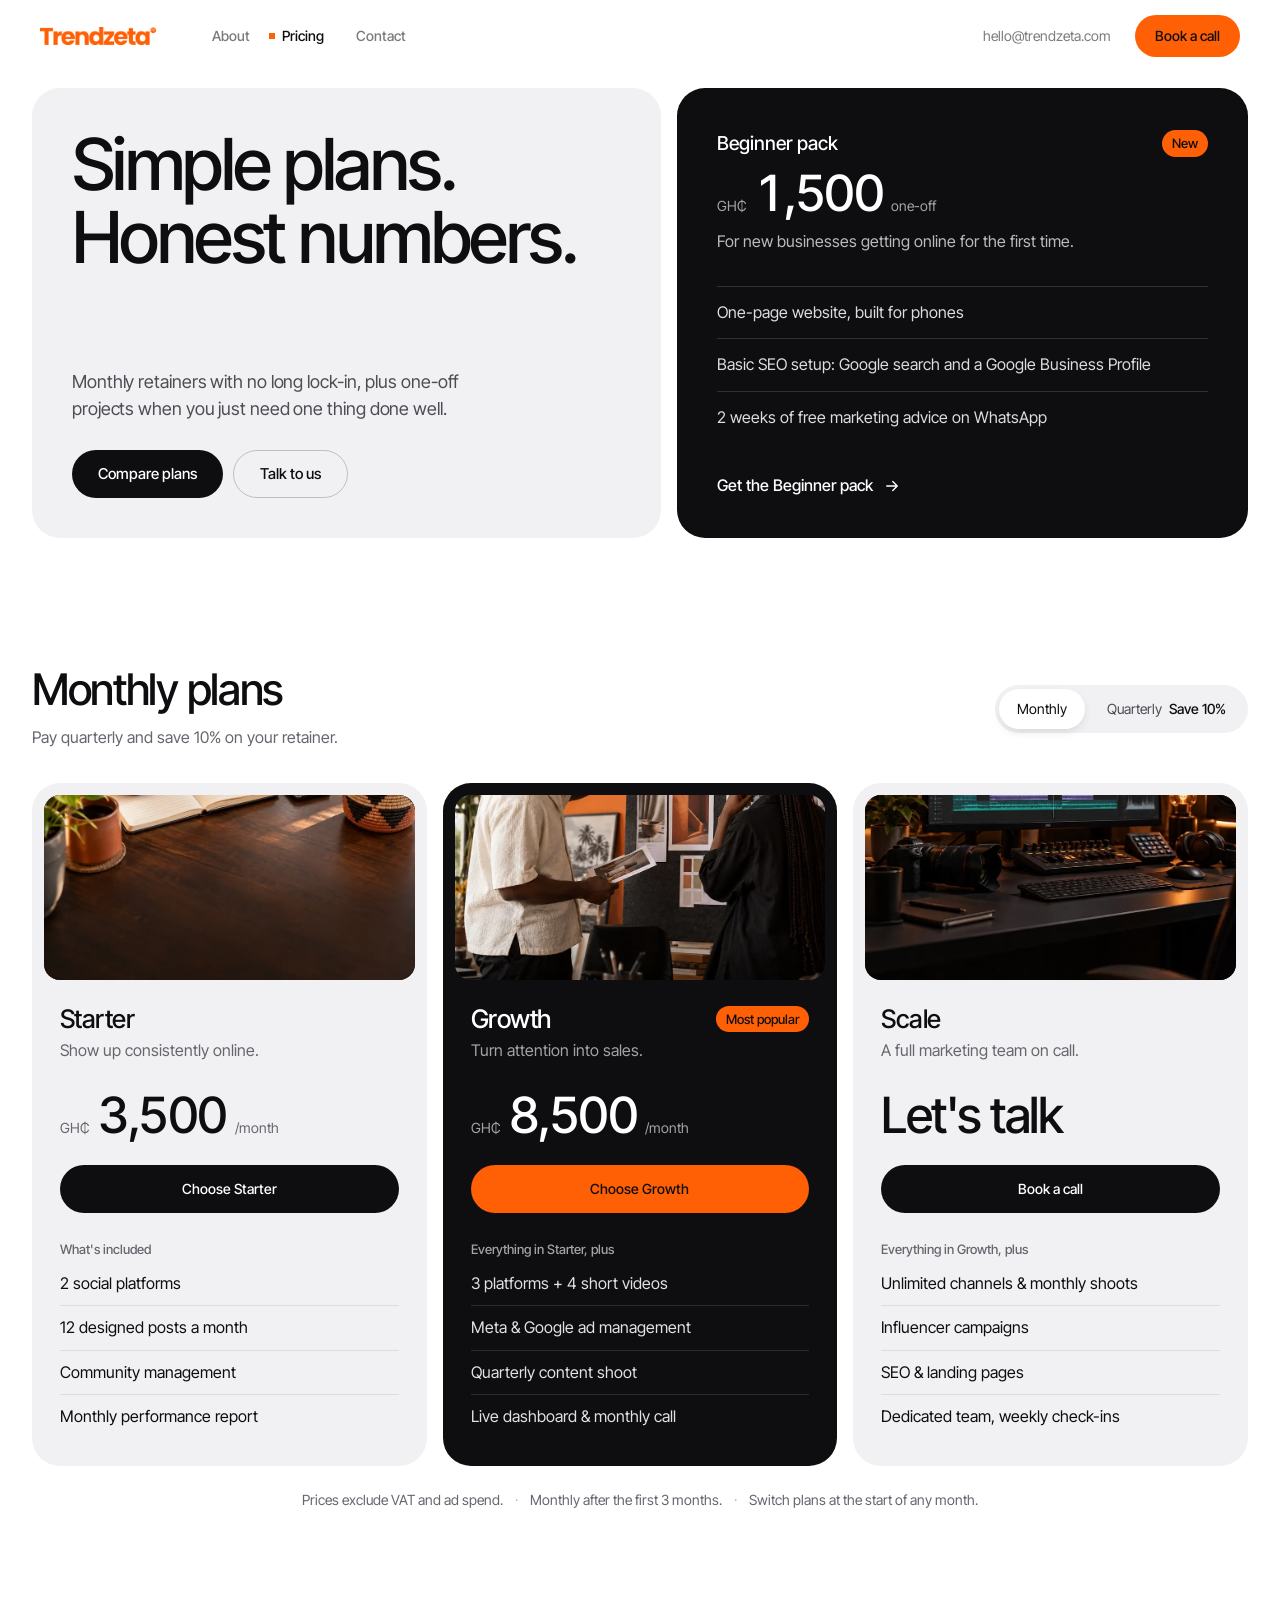
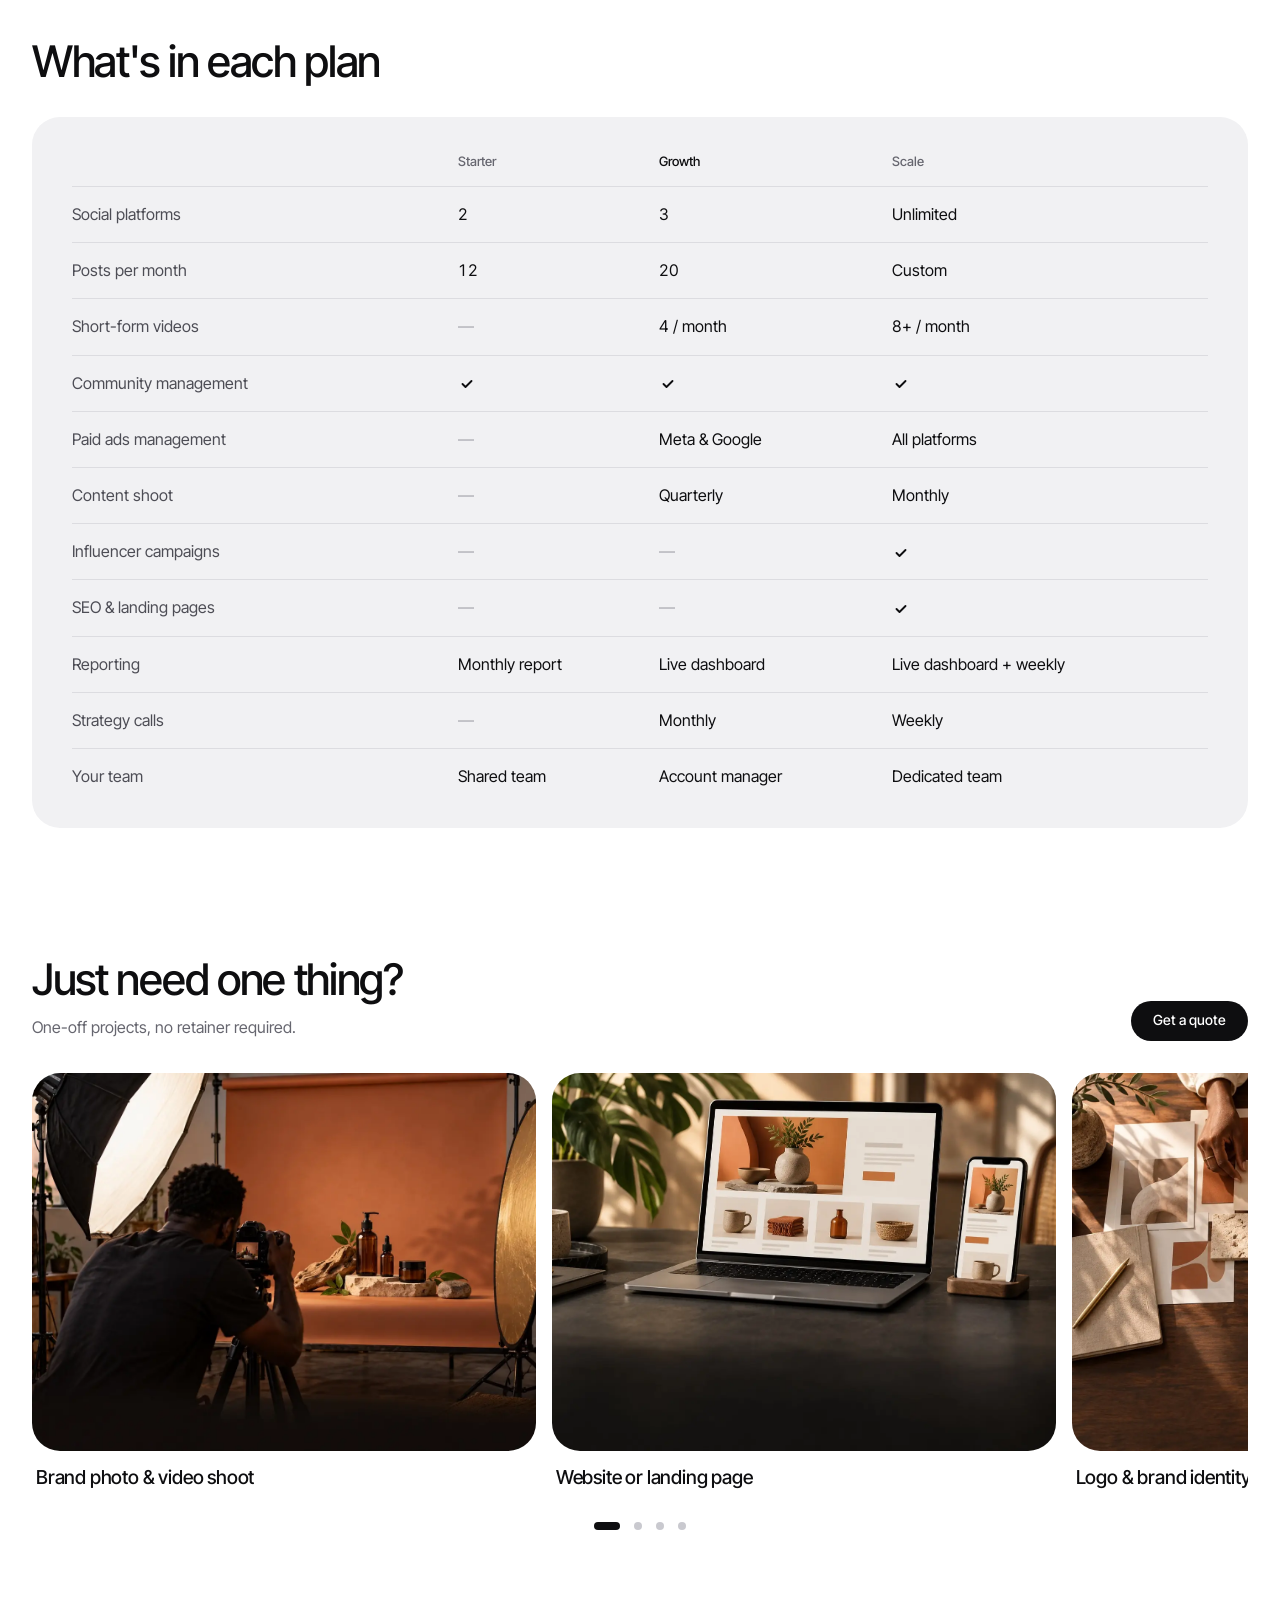
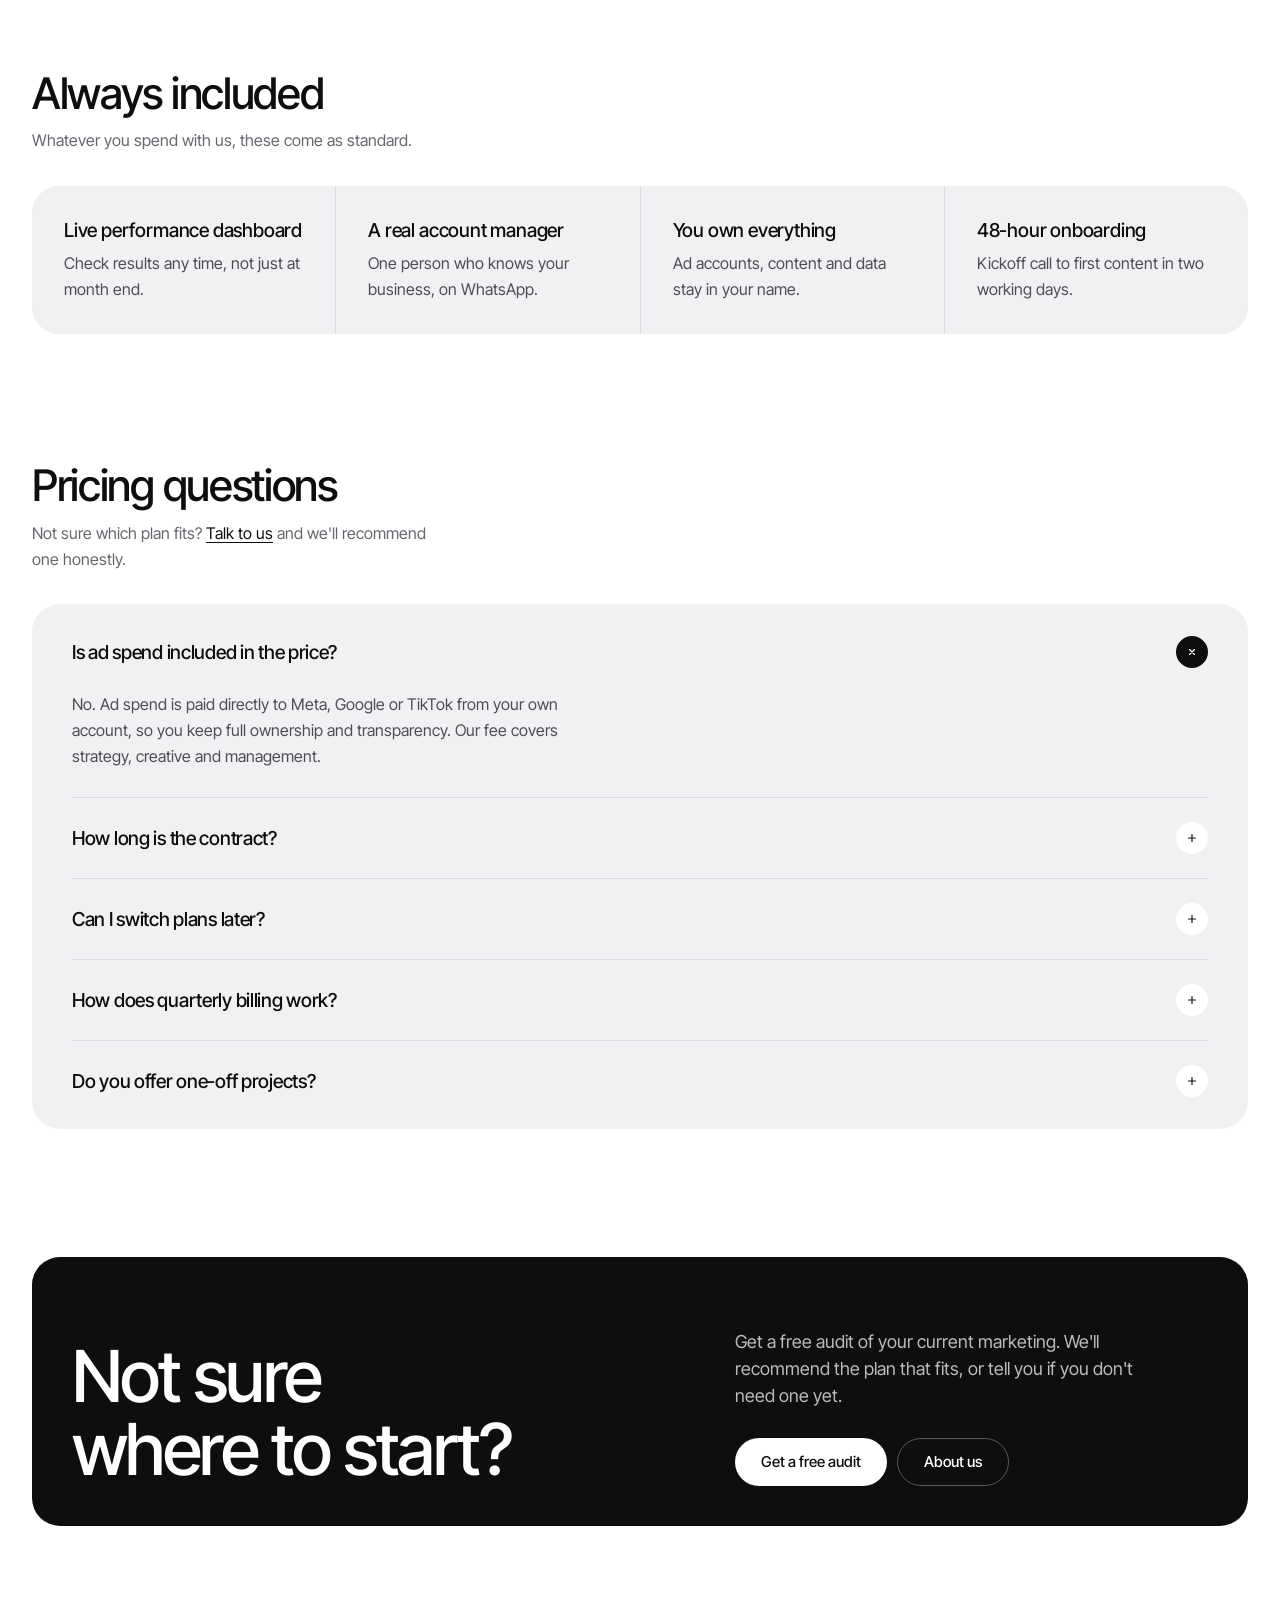
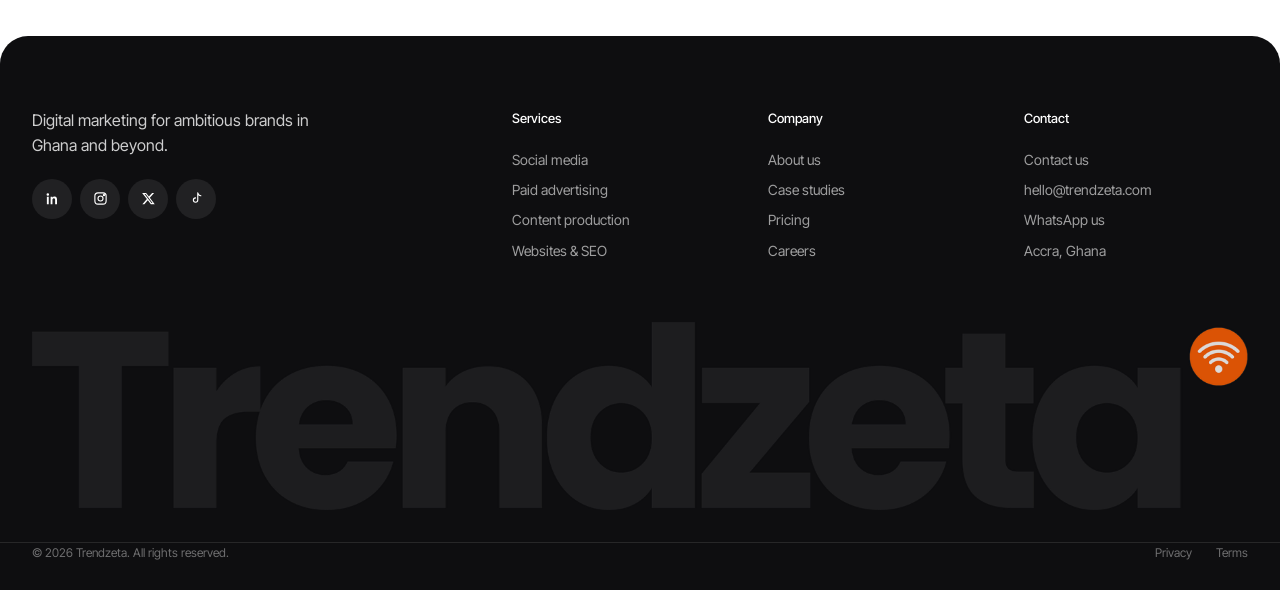
<file: pricing.html>
<!DOCTYPE html>
<html lang="en">
<head>
  <meta charset="UTF-8" />
  <meta name="viewport" content="width=device-width, initial-scale=1.0" />
  <title>Digital Marketing Pricing in Ghana | Trendzeta</title>
  <meta name="description" content="Clear digital marketing prices in Ghana: a GH₵ 1,500 Beginner pack, monthly retainers from GH₵ 3,500, and one-off shoots, websites and brand projects." />
  <link rel="canonical" href="https://trendzeta.com/pricing.html" />
  <meta name="robots" content="index, follow, max-image-preview:large" />
  <meta property="og:type" content="website" />
  <meta property="og:site_name" content="Trendzeta" />
  <meta property="og:locale" content="en_GH" />
  <meta property="og:url" content="https://trendzeta.com/pricing.html" />
  <meta property="og:title" content="Digital Marketing Pricing in Ghana | Trendzeta" />
  <meta property="og:description" content="Clear digital marketing prices in Ghana: a GH₵ 1,500 Beginner pack, monthly retainers from GH₵ 3,500, and one-off shoots, websites and brand projects." />
  <meta property="og:image" content="https://trendzeta.com/images/og-image.webp" />
  <meta property="og:image:width" content="1200" />
  <meta property="og:image:height" content="630" />
  <meta property="og:image:alt" content="Trendzeta, digital marketing agency in Accra" />
  <meta name="twitter:card" content="summary_large_image" />
  <meta name="twitter:title" content="Digital Marketing Pricing in Ghana | Trendzeta" />
  <meta name="twitter:description" content="Clear digital marketing prices in Ghana: a GH₵ 1,500 Beginner pack, monthly retainers from GH₵ 3,500, and one-off shoots, websites and brand projects." />
  <meta name="twitter:image" content="https://trendzeta.com/images/og-image.webp" />
  <script type="application/ld+json">
{
  "@context": "https://schema.org",
  "@graph": [
    {
      "@type": "ItemList",
      "name": "Trendzeta pricing",
      "itemListElement": [
        {
          "@type": "ListItem",
          "position": 1,
          "item": {
            "@type": "Service",
            "name": "Beginner pack",
            "description": "One-page website, basic SEO setup and 2 weeks of marketing advice for new businesses.",
            "provider": {
              "@id": "https://trendzeta.com/#organization"
            },
            "areaServed": "Ghana",
            "offers": {
              "@type": "Offer",
              "priceCurrency": "GHS",
              "price": "1500",
              "priceSpecification": {
                "@type": "UnitPriceSpecification",
                "price": "1500",
                "priceCurrency": "GHS"
              }
            }
          }
        },
        {
          "@type": "ListItem",
          "position": 2,
          "item": {
            "@type": "Service",
            "name": "Starter retainer",
            "description": "2 social platforms, 12 designed posts a month, community management and a monthly report.",
            "provider": {
              "@id": "https://trendzeta.com/#organization"
            },
            "areaServed": "Ghana",
            "offers": {
              "@type": "Offer",
              "priceCurrency": "GHS",
              "price": "3500",
              "priceSpecification": {
                "@type": "UnitPriceSpecification",
                "price": "3500",
                "priceCurrency": "GHS",
                "unitText": "MONTH"
              }
            }
          }
        },
        {
          "@type": "ListItem",
          "position": 3,
          "item": {
            "@type": "Service",
            "name": "Growth retainer",
            "description": "3 platforms, short videos, Meta and Google ads, quarterly shoot and a live dashboard.",
            "provider": {
              "@id": "https://trendzeta.com/#organization"
            },
            "areaServed": "Ghana",
            "offers": {
              "@type": "Offer",
              "priceCurrency": "GHS",
              "price": "8500",
              "priceSpecification": {
                "@type": "UnitPriceSpecification",
                "price": "8500",
                "priceCurrency": "GHS",
                "unitText": "MONTH"
              }
            }
          }
        }
      ]
    },
    {
      "@type": "BreadcrumbList",
      "itemListElement": [
        {
          "@type": "ListItem",
          "position": 1,
          "name": "Home",
          "item": "https://trendzeta.com/"
        },
        {
          "@type": "ListItem",
          "position": 2,
          "name": "Pricing",
          "item": "https://trendzeta.com/pricing.html"
        }
      ]
    },
    {
      "@type": "FAQPage",
      "mainEntity": [
        {
          "@type": "Question",
          "name": "Is ad spend included in the price?",
          "acceptedAnswer": {
            "@type": "Answer",
            "text": "No. Ad spend is paid directly to Meta, Google or TikTok from your own account, so you keep full ownership and transparency. Our fee covers strategy, creative and management."
          }
        },
        {
          "@type": "Question",
          "name": "How long is the contract?",
          "acceptedAnswer": {
            "@type": "Answer",
            "text": "Retainers run month to month after an initial 3-month period. That gives us enough time to set up properly and show real results."
          }
        },
        {
          "@type": "Question",
          "name": "Can I switch plans later?",
          "acceptedAnswer": {
            "@type": "Answer",
            "text": "Yes. You can move up or down a plan at the start of any month. Most clients start on Starter or Growth and scale up once results come in."
          }
        },
        {
          "@type": "Question",
          "name": "How does quarterly billing work?",
          "acceptedAnswer": {
            "@type": "Answer",
            "text": "Pay for three months up front and save 10% on your retainer. Quarterly plans still include a monthly review and report."
          }
        },
        {
          "@type": "Question",
          "name": "Do you offer one-off projects?",
          "acceptedAnswer": {
            "@type": "Answer",
            "text": "Yes. Shoots, websites, brand identity and launch campaigns can all be booked without a retainer."
          }
        }
      ]
    }
  ]
}
  </script>
  <link rel="preconnect" href="https://fonts.googleapis.com" />
  <link rel="preconnect" href="https://fonts.gstatic.com" crossorigin />
  <link href="https://fonts.googleapis.com/css2?family=Inter+Tight:wght@400;500;600;700&display=swap" rel="stylesheet" />
  <link rel="icon" type="image/png" sizes="32x32" href="images/favicon-32.png" />
  <link rel="icon" type="image/png" sizes="192x192" href="images/favicon-192.png" />
  <link rel="apple-touch-icon" href="images/apple-touch-icon.png" />
  <meta name="theme-color" content="#ff5f05" />
  <link rel="stylesheet" href="css/styles.css?v=60" />
</head>
<body class="inner">
  <header class="navbar" id="navbar">
    <div class="navbar__inner">
      <a href="index.html" class="logo" aria-label="Trendzeta home"><img src="images/logo.png" alt="Trendzeta" width="116" height="18" /></a>
      <nav class="nav" id="nav" aria-label="Main">
        <a href="about.html">About</a>
        <a href="pricing.html" class="is-current" aria-current="page">Pricing</a>
        <a href="contact.html">Contact</a>
        <div class="nav__foot">
          <a href="mailto:hello@trendzeta.com">hello@trendzeta.com</a>
          <span>Accra, Ghana</span>
          <a href="contact.html" class="pill nav__cta">Book a call</a>
        </div>
      </nav>
      <div class="navbar__right">
        <a href="mailto:hello@trendzeta.com" class="navbar__mail">hello@trendzeta.com</a>
        <a href="contact.html" class="pill pill--orange navbar__cta">Book a call</a>
        <button class="burger" id="burger" aria-label="Open menu" aria-expanded="false" aria-controls="nav">
          <span></span><span></span>
        </button>
      </div>
    </div>
  </header>
<div class="page">
  <!-- ============ HERO + PLANS ============ -->
  <header class="ihero">
    <div class="wrap grid g-hero">
      <div class="ihero__text c c--pad">
        <h1>Simple plans. Honest numbers.</h1>
        <div>
          <p class="lead">Monthly retainers with no long lock-in, plus one-off projects when you just need one thing done well.</p>
          <div class="actions">
            <a href="#plans" class="pill pill--ink pill--lg">Compare plans</a>
            <a href="contact.html" class="pill pill--line pill--lg">Talk to us</a>
          </div>
        </div>
      </div>
      <aside class="from c c--ink c--pad" aria-labelledby="starter-pack">
        <div class="from__head">
          <p class="from__label" id="starter-pack">Beginner pack</p>
          <span class="plan__tag">New</span>
        </div>
        <p class="from__price"><small>GH₵</small><span>1,500</span><small>one-off</small></p>
        <p class="from__for">For new businesses getting online for the first time.</p>
        <ul class="from__terms">
          <li>One-page website, built for phones</li>
          <li>Basic SEO setup: Google search and a Google Business Profile</li>
          <li>2 weeks of free marketing advice on WhatsApp</li>
        </ul>
        <a href="contact.html" class="from__go">Get the Beginner pack <svg class="i" viewBox="0 0 24 24"><path d="M5 12h14M13 6l6 6-6 6"/></svg></a>
      </aside>
    </div>
  </header>

  <section class="section plans-section" id="plans">
    <div class="wrap">
      <div class="shead">
        <div>
          <h2>Monthly plans</h2>
          <p>Pay quarterly and save 10% on your retainer.</p>
        </div>
        <div class="billing" role="group" aria-label="Billing cycle">
          <button class="is-active" data-cycle="monthly">Monthly</button>
          <button data-cycle="quarterly">Quarterly <em>Save 10%</em></button>
        </div>
      </div>
      <div class="plan-grid grid g-3">
        <article class="plan c">
          <div class="plan__img media" data-label="plan-starter.jpg"><img loading="lazy" decoding="async" src="images/plan-starter.webp" alt="" onerror="this.remove()" /></div>
          <div class="plan__body">
            <div class="plan__head"><h3 class="plan__name">Starter</h3></div>
            <p class="plan__for">Show up consistently online.</p>
            <p class="plan__price"><small>GH₵</small><span data-price="3500">3,500</span><small>/month</small></p>
            <a href="contact.html" class="pill pill--ink">Choose Starter</a>
            <p class="plan__plus">What's included</p>
            <ul>
              <li>2 social platforms</li>
              <li>12 designed posts a month</li>
              <li>Community management</li>
              <li>Monthly performance report</li>
            </ul>
          </div>
        </article>
        <article class="plan c c--ink">
          <div class="plan__img media" data-label="plan-growth.jpg"><img loading="lazy" decoding="async" src="images/plan-growth.webp" alt="" onerror="this.remove()" /></div>
          <div class="plan__body">
            <div class="plan__head"><h3 class="plan__name">Growth</h3><span class="plan__tag">Most popular</span></div>
            <p class="plan__for">Turn attention into sales.</p>
            <p class="plan__price"><small>GH₵</small><span data-price="8500">8,500</span><small>/month</small></p>
            <a href="contact.html" class="pill pill--brand">Choose Growth</a>
            <p class="plan__plus">Everything in Starter, plus</p>
            <ul>
              <li>3 platforms + 4 short videos</li>
              <li>Meta &amp; Google ad management</li>
              <li>Quarterly content shoot</li>
              <li>Live dashboard &amp; monthly call</li>
            </ul>
          </div>
        </article>
        <article class="plan c">
          <div class="plan__img media" data-label="plan-scale.jpg"><img loading="lazy" decoding="async" src="images/plan-scale.webp" alt="" onerror="this.remove()" /></div>
          <div class="plan__body">
            <div class="plan__head"><h3 class="plan__name">Scale</h3></div>
            <p class="plan__for">A full marketing team on call.</p>
            <p class="plan__price"><span>Let's talk</span></p>
            <a href="contact.html" class="pill pill--ink">Book a call</a>
            <p class="plan__plus">Everything in Growth, plus</p>
            <ul>
              <li>Unlimited channels &amp; monthly shoots</li>
              <li>Influencer campaigns</li>
              <li>SEO &amp; landing pages</li>
              <li>Dedicated team, weekly check-ins</li>
            </ul>
          </div>
        </article>
      </div>
      <p class="terms"><span>Prices exclude VAT and ad spend.</span><span>Monthly after the first 3 months.</span><span>Switch plans at the start of any month.</span></p>
    </div>
  </section>

  <section class="section" id="compare">
    <div class="wrap">
      <div class="shead">
        <div>
          <h2>What's in each plan</h2>
        </div>
      </div>
      <div class="spec-card c">
        <div class="spec-wrap">
          <table class="spec">
            <thead>
              <tr><th scope="col"><span class="sr-only">Feature</span></th><th scope="col">Starter</th><th scope="col" class="is-featured">Growth</th><th scope="col">Scale</th></tr>
            </thead>
            <tbody>
              <tr><th scope="row">Social platforms</th><td>2</td><td>3</td><td>Unlimited</td></tr>
              <tr><th scope="row">Posts per month</th><td>12</td><td>20</td><td>Custom</td></tr>
              <tr><th scope="row">Short-form videos</th><td><span class="no" aria-label="Not included">—</span></td><td>4 / month</td><td>8+ / month</td></tr>
              <tr><th scope="row">Community management</th><td><svg class="yes" viewBox="0 0 24 24" role="img" aria-label="Included"><path d="M6 12l4 4 8-8"/></svg></td><td><svg class="yes" viewBox="0 0 24 24" role="img" aria-label="Included"><path d="M6 12l4 4 8-8"/></svg></td><td><svg class="yes" viewBox="0 0 24 24" role="img" aria-label="Included"><path d="M6 12l4 4 8-8"/></svg></td></tr>
              <tr><th scope="row">Paid ads management</th><td><span class="no" aria-label="Not included">—</span></td><td>Meta &amp; Google</td><td>All platforms</td></tr>
              <tr><th scope="row">Content shoot</th><td><span class="no" aria-label="Not included">—</span></td><td>Quarterly</td><td>Monthly</td></tr>
              <tr><th scope="row">Influencer campaigns</th><td><span class="no" aria-label="Not included">—</span></td><td><span class="no" aria-label="Not included">—</span></td><td><svg class="yes" viewBox="0 0 24 24" role="img" aria-label="Included"><path d="M6 12l4 4 8-8"/></svg></td></tr>
              <tr><th scope="row">SEO &amp; landing pages</th><td><span class="no" aria-label="Not included">—</span></td><td><span class="no" aria-label="Not included">—</span></td><td><svg class="yes" viewBox="0 0 24 24" role="img" aria-label="Included"><path d="M6 12l4 4 8-8"/></svg></td></tr>
              <tr><th scope="row">Reporting</th><td>Monthly report</td><td>Live dashboard</td><td>Live dashboard + weekly</td></tr>
              <tr><th scope="row">Strategy calls</th><td><span class="no" aria-label="Not included">—</span></td><td>Monthly</td><td>Weekly</td></tr>
              <tr><th scope="row">Your team</th><td>Shared team</td><td>Account manager</td><td>Dedicated team</td></tr>
            </tbody>
          </table>
        </div>
      </div>
    </div>
  </section>

  <section class="section">
    <div class="wrap">
      <div class="shead">
        <div>
          <h2>Just need one thing?</h2>
          <p>One-off projects, no retainer required.</p>
        </div>
        <div class="shead__side">
          <a href="contact.html" class="pill pill--ink">Get a quote</a>
        </div>
      </div>
      <div class="rail rail--carousel" id="project-rail" data-rail data-carousel aria-roledescription="carousel" aria-label="One-off projects">
        <a href="contact.html" class="project">
          <span class="project__img c"><img loading="lazy" decoding="async" src="images/service-content.webp" alt="" onerror="this.remove()" /></span>
          <h3>Brand photo &amp; video shoot</h3>
        </a>
        <a href="contact.html" class="project">
          <span class="project__img c"><img loading="lazy" decoding="async" src="images/service-web.webp" alt="" onerror="this.remove()" /></span>
          <h3>Website or landing page</h3>
        </a>
        <a href="contact.html" class="project">
          <span class="project__img c"><img loading="lazy" decoding="async" src="images/service-strategy.webp" alt="" onerror="this.remove()" /></span>
          <h3>Logo &amp; brand identity</h3>
        </a>
        <a href="contact.html" class="project">
          <span class="project__img c"><img loading="lazy" decoding="async" src="images/service-social.webp" alt="" onerror="this.remove()" /></span>
          <h3>Launch campaign</h3>
        </a>
      </div>
      <div class="rail-dots" data-rail-dots="project-rail"></div>
    </div>
  </section>

  <section class="section">
    <div class="wrap">
      <div class="shead">
        <div>
          <h2>Always included</h2>
          <p>Whatever you spend with us, these come as standard.</p>
        </div>
      </div>
      <ul class="cells included c">
        <li><strong>Live performance dashboard</strong><p>Check results any time, not just at month end.</p></li>
        <li><strong>A real account manager</strong><p>One person who knows your business, on WhatsApp.</p></li>
        <li><strong>You own everything</strong><p>Ad accounts, content and data stay in your name.</p></li>
        <li><strong>48-hour onboarding</strong><p>Kickoff call to first content in two working days.</p></li>
      </ul>
    </div>
  </section>

  <section class="section" id="faq">
    <div class="wrap">
      <div class="shead">
        <div>
          <h2>Pricing questions</h2>
          <p>Not sure which plan fits? <a href="contact.html">Talk to us</a> and we'll recommend one honestly.</p>
        </div>
      </div>
      <div class="faq c c--pad">
        <details open>
          <summary>Is ad spend included in the price?</summary>
          <p>No. Ad spend is paid directly to Meta, Google or TikTok from your own account, so you keep full ownership and transparency. Our fee covers strategy, creative and management.</p>
        </details>
        <details>
          <summary>How long is the contract?</summary>
          <p>Retainers run month to month after an initial 3-month period. That gives us enough time to set up properly and show real results.</p>
        </details>
        <details>
          <summary>Can I switch plans later?</summary>
          <p>Yes. You can move up or down a plan at the start of any month. Most clients start on Starter or Growth and scale up once results come in.</p>
        </details>
        <details>
          <summary>How does quarterly billing work?</summary>
          <p>Pay for three months up front and save 10% on your retainer. Quarterly plans still include a monthly review and report.</p>
        </details>
        <details>
          <summary>Do you offer one-off projects?</summary>
          <p>Yes. Shoots, websites, brand identity and launch campaigns can all be booked without a retainer.</p>
        </details>
      </div>
    </div>
  </section>

  <!-- ============ CTA ============ -->
  <section class="section">
    <div class="wrap">
      <div class="cta-card c c--ink">
        <h2>Not sure where to start?</h2>
        <div>
          <p>Get a free audit of your current marketing. We'll recommend the plan that fits, or tell you if you don't need one yet.</p>
          <div class="actions">
            <a href="contact.html" class="pill pill--light pill--lg">Get a free audit</a>
            <a href="about.html" class="pill pill--line-light pill--lg">About us</a>
          </div>
        </div>
      </div>
    </div>
  </section>

  <!-- ============ FOOTER ============ -->
  <footer class="footer">
    <div class="wrap">
      <div class="footer__grid">
        <div class="footer__brand">
          <p>Digital marketing for ambitious brands in Ghana and beyond.</p>
          <div class="socials">
            <a href="#" aria-label="LinkedIn"><svg viewBox="0 0 24 24"><path fill="currentColor" stroke="none" d="M4.5 3.5a2 2 0 110 4 2 2 0 010-4zM3 9h3v12H3zM9 9h2.9v1.7c.4-.8 1.4-1.9 3.3-1.9 3.4 0 4 2.2 4 5.1V21h-3v-6.2c0-1.5 0-3.3-2-3.3s-2.3 1.6-2.3 3.2V21H9z"/></svg></a>
            <a href="#" aria-label="Instagram"><svg viewBox="0 0 24 24"><rect x="3" y="3" width="18" height="18" rx="5"/><circle cx="12" cy="12" r="4"/><circle cx="17.5" cy="6.5" r="1" fill="currentColor"/></svg></a>
            <a href="#" aria-label="X"><svg viewBox="0 0 24 24"><path fill="currentColor" stroke="none" d="M17.8 3h3.1l-6.8 7.7L22 21h-6.2l-4.9-6.3L5.3 21H2.2l7.2-8.3L1.8 3h6.4l4.4 5.8zm-1.1 16.2h1.7L7.4 4.7H5.6z"/></svg></a>
            <a href="#" aria-label="TikTok"><svg viewBox="0 0 24 24"><path d="M14 3v11.5a3.5 3.5 0 11-3.5-3.5M14 3c.5 2.5 2.3 4.2 5 4.5"/></svg></a>
          </div>
        </div>
        <div>
          <h3>Services</h3>
          <a href="index.html#services">Social media</a>
          <a href="index.html#services">Paid advertising</a>
          <a href="index.html#services">Content production</a>
          <a href="index.html#services">Websites &amp; SEO</a>
        </div>
        <div>
          <h3>Company</h3>
          <a href="about.html">About us</a>
          <a href="index.html#work">Case studies</a>
          <a href="pricing.html">Pricing</a>
          <a href="#">Careers</a>
        </div>
        <div>
          <h3>Contact</h3>
          <a href="contact.html">Contact us</a>
          <a href="mailto:hello@trendzeta.com">hello@trendzeta.com</a>
          <a href="#">WhatsApp us</a>
          <span>Accra, Ghana</span>
        </div>
      </div>
    </div>

    <p class="footer__word" aria-hidden="true"><img src="images/logo-footer.png" alt="" width="1800" height="278" /></p>

    <div class="wrap footer__bottom">
      <p>&copy; <span id="year">2026</span> Trendzeta. All rights reserved.</p>
      <nav><a href="#">Privacy</a><a href="#">Terms</a></nav>
    </div>
  </footer>

</div>
<script src="js/main.js?v=17"></script>
</body>
</html>
</file>
<file: css/styles.css>
/* =========================================================
   Trendzeta — Digital Marketing Agency
   ========================================================= */

:root {
  --orange: #ff5f05;   /* from the logo */
  --orange-600: #e8460d;
  --orange-soft: #fff0e9;
  --ink: #0e0e10;
  --ink-2: #1b1b1f;
  --text: #2a2a2e;
  --muted: #6e6e77;
  --line: #e9e9ec;
  --surface: #ffffff;
  --page: #f6f6f7;

  --r-sm: 10px;
  --r: 16px;
  --r-lg: 28px;
  --shadow: 0 1px 2px rgba(15, 15, 20, 0.04), 0 12px 32px -14px rgba(15, 15, 20, 0.16);

  --wrap: 1120px;
  --font: "Inter Tight", system-ui, -apple-system, "Segoe UI", sans-serif;
}

*,
*::before,
*::after { box-sizing: border-box; }

html { scroll-behavior: smooth; }

body {
  margin: 0;
  font-family: var(--font);
  color: var(--text);
  background: var(--page);
  line-height: 1.5;
  -webkit-font-smoothing: antialiased;
  overflow-x: hidden;
}

img { display: block; max-width: 100%; }
a { color: inherit; text-decoration: none; }
h1, h2, h3, p, ol, ul, blockquote { margin: 0; }
ol, ul { padding: 0; list-style: none; }
button, input, select, textarea { font: inherit; color: inherit; }
button { cursor: pointer; }

.i,
svg[viewBox] {
  fill: none;
  stroke: currentColor;
  stroke-width: 1.8;
  stroke-linecap: round;
  stroke-linejoin: round;
}
.i { width: 16px; height: 16px; flex-shrink: 0; }

.page { overflow: hidden; }

.wrap {
  max-width: var(--wrap);
  margin: 0 auto;
  padding: 0 32px;
}

/* ---------- Image slots ---------- */
.media {
  position: relative;
  overflow: hidden;
  background: #2a2a2d;
}
.media::after {
  content: attr(data-label);
  position: absolute;
  inset: 0;
  display: grid;
  place-items: center;
  font-size: 12px;
  letter-spacing: 0.04em;
  color: rgba(255, 255, 255, 0.28);
  pointer-events: none;
}
.media > img {
  position: absolute;
  inset: 0;
  width: 100%;
  height: 100%;
  object-fit: cover;
  z-index: 0;
}
.media:has(> img)::after { content: none; }

/* ---------- Pills ---------- */
.pill {
  display: inline-flex;
  align-items: center;
  justify-content: center;
  gap: 8px;
  height: 40px;
  padding: 0 22px;
  border-radius: 999px;
  border: 0;
  font-size: 14px;
  font-weight: 500;
  white-space: nowrap;
  transition: background 0.2s, color 0.2s, border-color 0.2s;
}
.pill--lg { height: 48px; padding: 0 26px; font-size: 15px; }
.pill--light { background: #fff; color: var(--ink); }
.pill--light:hover { background: #e9e9ec; color: var(--ink); }
.pill--orange { background: var(--orange); color: var(--ink); }  /* ink on orange: 6.2:1 */
.pill--orange:hover { background: #ff7040; }
.pill--glass {
  background: rgba(255, 255, 255, 0.16);
  border: 1px solid rgba(255, 255, 255, 0.35);
  color: #fff;
  backdrop-filter: blur(20px) saturate(180%);
  -webkit-backdrop-filter: blur(20px) saturate(180%);
  box-shadow: inset 0 1px 0 rgba(255, 255, 255, 0.45), 0 8px 24px -8px rgba(0, 0, 0, 0.45);
}
.pill--glass:hover { background: rgba(255, 255, 255, 0.26); }
.pill--outline { background: transparent; border: 1px solid var(--line); color: var(--ink); }
.pill--outline:hover { border-color: var(--ink); }
.pill .i { transition: transform 0.2s; }
.pill:hover .i { transform: translateX(3px); }

/* ---------- Section scaffolding ---------- */
.section { padding: 110px 0 0; }

.label {
  font-size: 13px;
  color: var(--muted);
  margin-bottom: 8px;
}
.label--light { color: rgba(255, 255, 255, 0.6); }

h2 {
  font-size: clamp(28px, 3.2vw, 40px);
  line-height: 1.15;
  font-weight: 500;
  letter-spacing: -0.025em;
  color: var(--ink);
}

.head {
  display: flex;
  justify-content: space-between;
  align-items: flex-end;
  gap: 40px;
  margin-bottom: 36px;
}
.head__text {
  max-width: 340px;
  font-size: 14px;
  color: var(--muted);
}
.head--center { flex-direction: column; align-items: center; text-align: center; gap: 0; }
.head__sub { margin-top: 12px; max-width: 480px; font-size: 14px; color: var(--muted); }

/* =========================================================
   HERO
   ========================================================= */
.hero {
  position: relative;
  display: flex;
  flex-direction: column;
  min-height: 100vh;
  min-height: 100svh;
  color: #fff;
  background: var(--ink);
  overflow: hidden;
}
/* Full-screen photo with a flat dark overlay */
.hero__bg { position: absolute; inset: 0; background: #1c1c1f; }
.hero__bg::before {
  content: "";
  position: absolute;
  inset: 0;
  z-index: 1;
  background: rgba(10, 10, 12, 0.55);
}
.hero__bottom {
  position: relative;
  z-index: 2;
  flex: 1;
  display: flex;
  justify-content: space-between;
  align-items: flex-end;
  gap: 40px;
  padding: 40px 40px 48px;
}
.hero__copy { max-width: 640px; }

/* Glass proof card, bottom-right */
.hero__card {
  flex-shrink: 0;
  width: 280px;
  padding: 8px;
  border-radius: 22px;
  background: rgba(255, 255, 255, 0.14);
  border: 1px solid rgba(255, 255, 255, 0.3);
  backdrop-filter: blur(28px) saturate(180%);
  -webkit-backdrop-filter: blur(28px) saturate(180%);
  box-shadow:
    inset 0 1px 0 rgba(255, 255, 255, 0.5),
    0 24px 60px -16px rgba(0, 0, 0, 0.6);
  transition: background 0.2s, transform 0.3s;
}
.hero__card:hover { background: rgba(255, 255, 255, 0.2); transform: translateY(-4px); }
.hero__thumb {
  display: grid;
  place-items: center;
  aspect-ratio: 16 / 9;
  border-radius: 14px;
}
.hero__play {
  position: relative;
  z-index: 1;
  width: 40px;
  height: 40px;
  border-radius: 50%;
  display: grid;
  place-items: center;
  background: var(--orange);
  color: #fff;
  transition: transform 0.2s;
}
.hero__play svg { width: 16px; height: 16px; margin-left: 2px; }
.hero__card:hover .hero__play { transform: scale(1.08); }
.hero__trust {
  display: flex;
  align-items: center;
  gap: 10px;
  padding: 12px 6px 6px;
  font-size: 12px;
  line-height: 1.3;
  color: rgba(255, 255, 255, 0.85);
}
.hero__faces { display: flex; }
.hero__faces .media {
  width: 28px;
  height: 28px;
  border-radius: 50%;
  border: 2px solid var(--ink);
  background: #55555c;
}
.hero__faces .media + .media { margin-left: -8px; }


.badge-glass {
  display: inline-flex;
  align-items: center;
  gap: 8px;
  padding: 6px 14px;
  margin-bottom: 22px;
  border-radius: 999px;
  font-size: 12px;
  background: rgba(255, 255, 255, 0.1);
  border: 1px solid rgba(255, 255, 255, 0.2);
  backdrop-filter: blur(10px);
  -webkit-backdrop-filter: blur(10px);
}
.badge-glass i,
.dash__live i {
  width: 6px;
  height: 6px;
  border-radius: 50%;
  background: #3ddc84;
  box-shadow: 0 0 0 3px rgba(61, 220, 132, 0.25);
}
.hero__eyebrow {
  display: flex;
  align-items: center;
  gap: 8px;
  font-size: 11px;
  letter-spacing: 0.12em;
  text-transform: uppercase;
  color: rgba(255, 255, 255, 0.8);
  margin-bottom: 20px;
}
.hero__eyebrow i { width: 6px; height: 6px; background: var(--orange); }
.hero h1 {
  font-size: clamp(40px, 4.8vw, 72px);
  text-wrap: balance;
  line-height: 0.96;
  font-weight: 500;
  letter-spacing: -0.04em;
  margin-bottom: 18px;
}
.hero__text {
  max-width: 460px;
  font-size: 16px;
  color: rgba(255, 255, 255, 0.75);
  margin-bottom: 28px;
}
.hero__actions { display: flex; gap: 10px; flex-wrap: wrap; }

/* =========================================================
   SERVICES — large edge-to-edge cards
   ========================================================= */
.h2-xl { font-size: clamp(30px, 3.4vw, 48px); line-height: 1.08; letter-spacing: -0.035em; }

.bento {
  display: grid;
  grid-template-columns: 1fr 1fr;
  gap: 16px;
  padding: 0 20px;
  max-width: 1680px;
  margin: 0 auto;
}
.tile {
  aspect-ratio: 1 / 0.98;
  border-radius: var(--r-lg);
  color: #fff;
}
.tile--full { grid-column: 1 / -1; aspect-ratio: 16 / 7; }
.tile:has(img)::before {
  content: "";
  position: absolute;
  inset: 0;
  z-index: 1;
  background: linear-gradient(180deg, transparent 50%, rgba(0, 0, 0, 0.6));
}
.tile__text {
  position: absolute;
  left: 24px;
  right: 24px;
  bottom: 36px;
  z-index: 2;
  display: flex;
  flex-direction: column;
  align-items: center;
  text-align: center;
}
.tile__text p { font-size: 14px; color: rgba(255, 255, 255, 0.8); margin-bottom: 4px; }
.tile__text h3 {
  font-size: clamp(26px, 3vw, 40px);
  font-weight: 500;
  letter-spacing: -0.03em;
  line-height: 1.1;
  margin-bottom: 18px;
}
.tile__actions { display: flex; gap: 8px; }
.pill--sm { height: 36px; padding: 0 18px; font-size: 13px; }

.extras {
  display: flex;
  flex-wrap: wrap;
  justify-content: center;
  gap: 10px;
  margin-top: 28px;
}
.extras li {
  display: inline-flex;
  align-items: center;
  gap: 8px;
  padding: 10px 16px;
  border-radius: 999px;
  background: var(--surface);
  box-shadow: var(--shadow);
  font-size: 13px;
  color: var(--text);
}
.extras .i { color: var(--orange); }

/* =========================================================
   WORK — centred carousel with peeking neighbours
   ========================================================= */
.carousel { --slide-w: min(1180px, 84vw); }
.carousel__track {
  display: flex;
  gap: 16px;
  overflow-x: auto;
  scroll-snap-type: x mandatory;
  scroll-behavior: smooth;
  scrollbar-width: none;
  padding: 0 calc((100% - var(--slide-w)) / 2);
}
.carousel__track::-webkit-scrollbar { display: none; }
.slide {
  flex: 0 0 var(--slide-w);
  aspect-ratio: 16 / 8.6;
  scroll-snap-align: center;
  border-radius: var(--r-lg);
  color: #fff;
  opacity: 0.45;
  transition: opacity 0.5s ease;
}
.slide.is-active { opacity: 1; }
.slide:has(img)::before {
  content: "";
  position: absolute;
  inset: 0;
  z-index: 1;
  background: linear-gradient(180deg, transparent 50%, rgba(0, 0, 0, 0.6));
}
.chip {
  position: absolute;
  top: 24px;
  left: 24px;
  z-index: 2;
  padding: 5px 12px;
  border-radius: 999px;
  font-size: 12px;
  color: #fff;
  background: rgba(255, 255, 255, 0.16);
  border: 1px solid rgba(255, 255, 255, 0.25);
  backdrop-filter: blur(8px);
  -webkit-backdrop-filter: blur(8px);
}
.slide__foot {
  position: absolute;
  left: 36px;
  right: 36px;
  bottom: 32px;
  z-index: 2;
  display: grid;
  grid-template-columns: 1fr auto auto;
  align-items: end;
  gap: 32px;
}
.slide__foot h3 {
  font-size: clamp(24px, 2.8vw, 38px);
  font-weight: 500;
  letter-spacing: -0.03em;
  line-height: 1.1;
}
.slide__foot p { font-size: 14px; color: rgba(255, 255, 255, 0.72); margin-top: 6px; }
.slide__result { display: flex; flex-direction: column; align-items: flex-end; text-align: right; }
.slide__result strong {
  font-size: clamp(36px, 4.4vw, 64px);
  font-weight: 500;
  letter-spacing: -0.045em;
  line-height: 1;
  color: #fff;
}
.slide__result span { font-size: 13px; color: rgba(255, 255, 255, 0.75); margin-top: 4px; }
.slide .pill { opacity: 0; transform: translateY(6px); transition: opacity 0.4s 0.15s, transform 0.4s 0.15s, background 0.2s, color 0.2s; }
.slide.is-active .pill { opacity: 1; transform: none; }

.carousel__controls {
  display: flex;
  justify-content: center;
  align-items: center;
  gap: 14px;
  margin-top: 24px;
}
.carousel__dots {
  display: flex;
  gap: 0;
  padding: 0 10px;
  border-radius: 999px;
  background: #ebebee;
}
/* Each dot is a 20x32 button; the visible 8px dot is drawn by ::before,
   the progress fill by ::after, so the tap area is bigger than the dot. */
.carousel__dots button {
  position: relative;
  width: 20px;
  height: 32px;
  padding: 0;
  border: 0;
  background: transparent;
  transition: width 0.4s ease;
}
.carousel__dots button::before,
.carousel__dots button.is-active::after {
  content: "";
  position: absolute;
  top: 12px;
  left: 6px;
  height: 8px;
  border-radius: 999px;
}
.carousel__dots button::before { right: 6px; background: #b8b8bf; transition: background 0.3s; }
.carousel__dots button:hover::before { background: #9a9aa2; }
.carousel__dots button.is-active { width: 56px; }
.carousel__dots button.is-active::before { background: #cfcfd5; }
.carousel__dots button.is-active::after {
  width: 0;
  background: var(--ink);
  animation: dotfill var(--slide-time, 6s) linear forwards;
}
@keyframes dotfill { to { width: calc(100% - 12px); } }
.carousel.is-paused .carousel__dots button.is-active::after { animation-play-state: paused; }
.carousel.is-stopped .carousel__dots button.is-active::after { animation: none; width: calc(100% - 12px); }
.carousel__play {
  width: 40px;
  height: 40px;
  border-radius: 50%;
  border: 0;
  background: #ebebee;
  color: var(--ink);
  display: grid;
  place-items: center;
}
.carousel__play:hover { background: #dedee2; }
.carousel__play .i { width: 12px; height: 12px; }
.carousel__play .i--play,
.carousel.is-stopped .carousel__play .i--pause { display: none; }
.carousel.is-stopped .carousel__play .i--play { display: block; }

/* =========================================================
   PROCESS — dark panel with auto-advancing journey
   ========================================================= */
.pill--dark { background: var(--ink); color: #fff; }
.pill--dark:hover { background: #2e2e33; }

.panel {
  max-width: 1640px;
  margin: 0 20px;
  padding: 88px 56px 56px;
  border-radius: var(--r-lg);
  background: var(--ink);
  color: #fff;
}
@media (min-width: 1680px) { .panel { margin: 0 auto; } }
.panel h2 { color: #fff; }

.journey { max-width: 1160px; margin: 0 auto; }
.journey__tabs {
  display: grid;
  grid-template-columns: repeat(4, 1fr);
  gap: 8px;
  margin-bottom: 40px;
}
.jtab {
  display: flex;
  flex-direction: column;
  align-items: flex-start;
  gap: 4px;
  padding: 0 0 16px;
  border: 0;
  background: none;
  text-align: left;
  font-size: 15px;
  color: rgba(255, 255, 255, 0.45);
  position: relative;
  transition: color 0.3s;
}
.jtab span { font-size: 12px; font-variant-numeric: tabular-nums; }
.jtab:hover,
.jtab.is-active { color: #fff; }
.jtab.is-active span { color: #fff; }
.jtab i {
  position: absolute;
  left: 0;
  right: 0;
  bottom: 0;
  height: 2px;
  border-radius: 2px;
  background: rgba(255, 255, 255, 0.12);
  overflow: hidden;
}
.jtab b {
  display: block;
  height: 100%;
  width: 0;
  background: var(--orange);
}
.jtab.is-done b { width: 100%; }
.jtab.is-active b { animation: fill var(--step-time, 7s) linear forwards; }
.journey.is-paused .jtab.is-active b { animation-play-state: paused; }
@keyframes fill { to { width: 100%; } }

.journey__body {
  display: grid;
  grid-template-columns: 1fr 1.1fr;
  gap: 56px;
  align-items: start;
}
.journey__copy { transition: opacity 0.3s, transform 0.3s; }
.journey__copy.is-changing { opacity: 0; transform: translateY(8px); }
.journey__when {
  display: inline-block;
  font-size: 12px;
  padding: 4px 12px;
  border-radius: 999px;
  border: 1px solid rgba(255, 255, 255, 0.2);
  color: rgba(255, 255, 255, 0.75);
  margin-bottom: 20px;
}
.journey__copy h3 {
  font-size: clamp(24px, 2.6vw, 34px);
  font-weight: 500;
  line-height: 1.15;
  letter-spacing: -0.025em;
  margin-bottom: 14px;
}
.journey__copy > p:not(.journey__when) { font-size: 15px; color: rgba(255, 255, 255, 0.65); max-width: 440px; }
.journey__copy ul { margin-top: 24px; display: flex; flex-wrap: wrap; gap: 8px; }
.journey__copy li {
  font-size: 13px;
  padding: 7px 14px;
  border-radius: 999px;
  background: rgba(255, 255, 255, 0.07);
  color: rgba(255, 255, 255, 0.85);
}

/* Dashboard mock */
.dash {
  background: var(--ink-2);
  border: 1px solid rgba(255, 255, 255, 0.08);
  color: #fff;
  border-radius: 22px;
  padding: 22px;
}
.dash small { font-size: 11px; color: rgba(255, 255, 255, 0.55); }
.dash__top { display: flex; justify-content: space-between; align-items: flex-start; margin-bottom: 18px; }
.dash__top strong { display: block; font-size: 15px; font-weight: 500; }
.dash__live {
  display: inline-flex;
  align-items: center;
  gap: 8px;
  font-size: 11px;
  padding: 4px 10px;
  border-radius: 999px;
  background: rgba(255, 255, 255, 0.08);
}
.dash__kpis { display: grid; grid-template-columns: repeat(3, 1fr); gap: 8px; margin-bottom: 8px; }
.dash__kpis div,
.dash__chart,
.dash__channels { background: rgba(255, 255, 255, 0.04); border-radius: var(--r-sm); padding: 12px; }
.dash__kpis strong { display: block; font-size: 19px; font-weight: 500; letter-spacing: -0.02em; margin: 2px 0; }
.dash__kpis em { font-style: normal; font-size: 11px; color: #3ddc84; }
.dash__chart { margin-bottom: 8px; }

/* Weekly leads — single series, one hue, 2px gap between bars */
.bars {
  display: grid;
  grid-template-columns: repeat(8, 1fr);
  gap: 2px;
  align-items: end;
  height: 120px;
  margin-top: 24px;
  border-bottom: 1px solid rgba(255, 255, 255, 0.12);
}
.bar {
  position: relative;
  height: 100%;
  display: flex;
  align-items: flex-end;
  justify-content: center;
  padding: 0 5px;
  outline: none;
}
.bar i {
  display: block;
  width: 100%;
  height: var(--h);
  border-radius: 4px 4px 0 0;
  background: rgba(255, 95, 5, 0.55);
  transform-origin: bottom;
  transform: scaleY(0);
  transition: transform 0.8s cubic-bezier(0.2, 0.8, 0.2, 1), background 0.2s;
}
.dash.is-visible .bar i { transform: scaleY(1); }
.bar:last-child i,
.bar:hover i,
.bar:focus i { background: var(--orange); }
.bar b {
  position: absolute;
  bottom: calc(var(--h) + 6px);
  left: 50%;
  transform: translateX(-50%);
  padding: 4px 8px;
  border-radius: 6px;
  background: #fff;
  color: var(--ink);
  font-size: 11px;
  font-weight: 500;
  white-space: nowrap;
  opacity: 0;
  pointer-events: none;
  transition: opacity 0.15s;
  z-index: 2;
}
.bar:hover b,
.bar:focus b { opacity: 1; }
.bar-axis {
  display: grid;
  grid-template-columns: repeat(8, 1fr);
  margin-top: 6px;
  font-size: 10px;
  color: rgba(255, 255, 255, 0.45);
  text-align: center;
}
.dash__channels ul { margin-top: 8px; display: flex; flex-direction: column; gap: 7px; }
.dash__channels li {
  display: grid;
  grid-template-columns: 78px 1fr 40px;
  align-items: center;
  gap: 10px;
  font-size: 12px;
  color: rgba(255, 255, 255, 0.8);
}
.dash__channels li span:last-child { text-align: right; color: rgba(255, 255, 255, 0.6); }
.track { height: 6px; border-radius: 4px; background: rgba(255, 255, 255, 0.08); overflow: hidden; }
.track i {
  display: block;
  height: 100%;
  width: var(--w);
  border-radius: 4px;
  background: var(--orange);
  transform-origin: left;
  transform: scaleX(0);
  transition: transform 0.9s cubic-bezier(0.2, 0.8, 0.2, 1) 0.2s;
}
.dash.is-visible .track i { transform: scaleX(1); }

/* =========================================================
   PRICING
   ========================================================= */
.sr-only { position: absolute; width: 1px; height: 1px; overflow: hidden; clip: rect(0 0 0 0); white-space: nowrap; }

.billing {
  display: inline-flex;
  gap: 4px;
  padding: 4px;
  margin-top: 28px;
  border-radius: 999px;
  background: #ebebee;
}
.billing button {
  border: 0;
  background: transparent;
  padding: 8px 18px;
  border-radius: 999px;
  font-size: 13px;
  color: var(--muted);
  transition: background 0.2s, color 0.2s, box-shadow 0.2s;
}
.billing button.is-active { background: var(--surface); color: var(--ink); box-shadow: var(--shadow); }
.billing em { font-style: normal; color: var(--ink); font-weight: 500; margin-left: 4px; }

/* Plan cards — tall image cards, text anchored bottom-left */
.plans {
  display: grid;
  grid-template-columns: repeat(3, 1fr);
  gap: 16px;
  max-width: 1680px;
  margin: 0 auto;
  padding: 0 20px;
}
.tier {
  display: flex;
  flex-direction: column;
  justify-content: flex-end;
  min-height: 760px;
  border-radius: var(--r-lg);
  color: #fff;
  isolation: isolate;
}
.tier { background: var(--ink-2); }
.tier:has(img)::before {
  content: "";
  position: absolute;
  inset: 0;
  z-index: 1;
  background: linear-gradient(180deg, transparent 35%, rgba(0, 0, 0, 0.75) 70%);
}
.tier--growth { box-shadow: inset 0 0 0 2px var(--orange); }
.tier::after { place-items: start center; padding-top: 30%; }
.chip--orange { background: var(--orange); border-color: var(--orange); color: var(--ink); }
.tier .chip { top: 24px; left: 24px; }

.tier__body {
  position: relative;
  z-index: 2;
  display: flex;
  flex-direction: column;
  padding: 32px;
}
.tier__for { font-size: 14px; color: rgba(255, 255, 255, 0.72); }
.tier h3 {
  font-size: clamp(34px, 3.4vw, 48px);
  font-weight: 500;
  letter-spacing: -0.035em;
  line-height: 1.05;
  margin: 2px 0 20px;
}
.tier__price {
  display: flex;
  align-items: baseline;
  gap: 6px;
  padding-bottom: 22px;
  margin-bottom: 22px;
  border-bottom: 1px solid rgba(255, 255, 255, 0.18);
}
.tier__price span {
  font-size: clamp(40px, 3.8vw, 56px);
  font-weight: 500;
  letter-spacing: -0.045em;
  line-height: 1;
  font-variant-numeric: tabular-nums;
}
.tier__price small { font-size: 14px; color: rgba(255, 255, 255, 0.65); }
.tier--growth .tier__price span { color: #fff; }
.tier__plus { font-size: 12px; text-transform: uppercase; letter-spacing: 0.08em; color: rgba(255, 255, 255, 0.5); margin-bottom: 12px; }
.tier ul { display: flex; flex-direction: column; gap: 10px; margin-bottom: 28px; }
.tier li { position: relative; padding-left: 26px; font-size: 14px; color: rgba(255, 255, 255, 0.9); }
.tier li::before {
  content: "";
  position: absolute;
  left: 0;
  top: 2px;
  width: 16px;
  height: 16px;
  border-radius: 50%;
  background: rgba(255, 255, 255, 0.16) url("data:image/svg+xml,%3Csvg xmlns='http://www.w3.org/2000/svg' viewBox='0 0 24 24' fill='none' stroke='white' stroke-width='3' stroke-linecap='round' stroke-linejoin='round'%3E%3Cpath d='M6 12l4 4 8-8'/%3E%3C/svg%3E") no-repeat center / 10px;
}
.tier .pill { height: 48px; width: 100%; }

/* Compare table */
.compare { max-width: 1240px; margin-top: 28px; }
.compare summary { list-style: none; display: flex; justify-content: center; cursor: pointer; }
.compare summary::-webkit-details-marker { display: none; }
.compare summary .pill { pointer-events: none; }
.compare summary .pill::after {
  content: "";
  width: 10px;
  height: 10px;
  margin-left: 2px;
  background: url("data:image/svg+xml,%3Csvg xmlns='http://www.w3.org/2000/svg' viewBox='0 0 24 24' fill='none' stroke='%230e0e10' stroke-width='2.5' stroke-linecap='round'%3E%3Cpath d='M6 9l6 6 6-6'/%3E%3C/svg%3E") no-repeat center / contain;
  transition: transform 0.3s;
}
.compare[open] summary .pill::after { transform: rotate(180deg); }
.compare__scroll {
  margin-top: 24px;
  overflow-x: auto;
  border-radius: var(--r-lg);
  background: var(--surface);
  box-shadow: var(--shadow);
}
.compare[open] .compare__scroll { animation: drop 0.35s ease; }
@keyframes drop { from { opacity: 0; transform: translateY(-8px); } }
.compare table { width: 100%; min-width: 640px; border-collapse: collapse; font-size: 14px; }
.compare th,
.compare td { padding: 16px 24px; text-align: center; border-bottom: 1px solid var(--line); }
.compare tbody tr:last-child > * { border-bottom: 0; }
.compare thead th { font-size: 15px; font-weight: 500; color: var(--ink); padding-top: 24px; }
.compare thead th.is-featured { color: var(--orange); }
.compare tbody th { text-align: left; font-weight: 400; color: var(--muted); }
.compare td:nth-child(3) { background: #fcf7f4; }
.compare .yes { width: 18px; height: 18px; color: var(--orange); stroke-width: 2.5; vertical-align: middle; }
.compare .no { color: #c9c9cf; }

/* One-off projects — dark strip */
.addons {
  display: grid;
  grid-template-columns: 240px 1fr auto;
  align-items: center;
  gap: 32px;
  max-width: 1640px;
  margin: 16px 20px 0;
  padding: 28px 32px;
  border-radius: var(--r-lg);
  background: var(--ink);
  color: #fff;
}
@media (min-width: 1680px) { .addons { margin: 16px auto 0; } }
.addons__head h3 { font-size: 20px; font-weight: 500; letter-spacing: -0.01em; }
.addons__head p { font-size: 13px; color: rgba(255, 255, 255, 0.55); }
.addons__list { display: grid; grid-template-columns: repeat(4, 1fr); gap: 8px; }
.addons__list li {
  display: flex;
  flex-direction: column;
  gap: 2px;
  padding: 16px;
  border-radius: var(--r);
  background: rgba(255, 255, 255, 0.06);
  border: 1px solid rgba(255, 255, 255, 0.08);
  font-size: 13px;
  transition: background 0.2s;
}
.addons__list li:hover { background: rgba(255, 255, 255, 0.1); }
.addons__list .i { width: 20px; height: 20px; color: var(--orange); margin-bottom: 8px; }
.addons__list strong { font-weight: 500; line-height: 1.3; }
.addons__list span { color: rgba(255, 255, 255, 0.55); }
.addons .pill--dark { background: #fff; color: var(--ink); }
.addons .pill--dark:hover { background: var(--orange); color: #fff; }

.plans__note { text-align: center; margin-top: 12px; font-size: 12px; color: var(--muted); }

/* =========================================================
   TESTIMONIALS — story card
   ========================================================= */
.story {
  display: grid;
  grid-template-columns: 5fr 7fr;
  max-width: 1240px;
  margin: 0 20px;
  border-radius: var(--r-lg);
  background: var(--surface);
  box-shadow: var(--shadow);
  overflow: hidden;
}
@media (min-width: 1280px) { .story { margin: 0 auto; } }
.story__media { min-height: 520px; }
.story__media img { transition: opacity 0.3s; }
.story__result {
  position: absolute;
  left: 20px;
  bottom: 20px;
  z-index: 2;
  padding: 10px 16px;
  border-radius: 999px;
  font-size: 13px;
  color: #fff;
  background: rgba(14, 14, 16, 0.45);
  border: 1px solid rgba(255, 255, 255, 0.2);
  backdrop-filter: blur(12px);
  -webkit-backdrop-filter: blur(12px);
}
.story__result strong { color: #fff; font-weight: 600; margin-right: 4px; }
.story__body {
  display: flex;
  flex-direction: column;
  padding: 56px 56px 40px;
}
.story__mark { width: 40px; height: 30px; color: var(--ink); margin-bottom: 28px; }
.story blockquote {
  flex: 1;
  margin: 0;
  font-size: clamp(22px, 2.3vw, 30px);
  line-height: 1.35;
  letter-spacing: -0.02em;
  color: var(--ink);
  transition: opacity 0.3s;
}
.story.is-changing blockquote,
.story.is-changing .story__who,
.story.is-changing .story__result,
.story.is-changing .story__media img { opacity: 0; }
.story__foot {
  display: flex;
  justify-content: space-between;
  align-items: center;
  gap: 20px;
  padding-top: 28px;
  margin-top: 40px;
  border-top: 1px solid var(--line);
}
.story__who { transition: opacity 0.3s; }
.story__who strong { display: block; font-size: 15px; font-weight: 500; color: var(--ink); }
.story__who small { font-size: 13px; color: var(--muted); }
.story__nav { display: flex; align-items: center; gap: 8px; }
.story__nav button:not(.dot) {
  width: 40px;
  height: 40px;
  border-radius: 50%;
  border: 1px solid var(--line);
  background: var(--surface);
  color: var(--ink);
  display: grid;
  place-items: center;
  transition: background 0.2s, color 0.2s;
}
.story__nav button:not(.dot):hover { background: var(--ink); color: #fff; }
.dots { display: flex; gap: 6px; margin-right: 10px; }
.dot {
  width: 8px;
  height: 8px;
  padding: 0;
  border: 0;
  border-radius: 999px;
  background: #d5d5da;
  transition: width 0.3s, background 0.3s;
}
.dot.is-active { width: 24px; background: var(--ink); }

/* =========================================================
   FAQ — open list
   ========================================================= */
.faq { max-width: 860px; }
.faq details { border-bottom: 1px solid var(--line); }
.faq details:first-of-type { border-top: 1px solid var(--line); }
.faq summary {
  list-style: none;
  display: flex;
  justify-content: space-between;
  align-items: center;
  gap: 24px;
  padding: 26px 0;
  font-size: clamp(17px, 1.6vw, 20px);
  font-weight: 500;
  letter-spacing: -0.01em;
  color: var(--ink);
  cursor: pointer;
  transition: color 0.2s;
}
.faq summary:hover { color: var(--muted); }
.faq summary::-webkit-details-marker { display: none; }
.faq summary::after {
  content: "";
  flex-shrink: 0;
  width: 32px;
  height: 32px;
  border-radius: 50%;
  background: #ececef url("data:image/svg+xml,%3Csvg xmlns='http://www.w3.org/2000/svg' viewBox='0 0 24 24' fill='none' stroke='%230e0e10' stroke-width='2' stroke-linecap='round'%3E%3Cpath d='M12 6v12M6 12h12'/%3E%3C/svg%3E") no-repeat center / 14px;
  transition: transform 0.3s, background-color 0.3s;
}
.faq details[open] summary::after {
  transform: rotate(45deg);
  background-color: var(--ink);
  background-image: url("data:image/svg+xml,%3Csvg xmlns='http://www.w3.org/2000/svg' viewBox='0 0 24 24' fill='none' stroke='white' stroke-width='2' stroke-linecap='round'%3E%3Cpath d='M12 6v12M6 12h12'/%3E%3C/svg%3E");
}
.faq details p { padding: 0 56px 28px 0; font-size: 15px; color: var(--muted); max-width: 680px; }
.faq__cta {
  display: flex;
  flex-wrap: wrap;
  justify-content: center;
  align-items: center;
  gap: 10px;
  margin-top: 40px;
  font-size: 14px;
  color: var(--muted);
}
.faq__cta span { margin-right: 6px; }

/* =========================================================
   AUDIT CTA — full-bleed image
   ========================================================= */
.cta {
  display: grid;
  place-items: center;
  min-height: 620px;
  margin: 0 20px;
  border-radius: var(--r-lg);
  background: var(--ink);
  color: #fff;
}
.cta:has(img)::before {
  content: "";
  position: absolute;
  inset: 0;
  z-index: 1;
  background: rgba(0, 0, 0, 0.5);
}
.cta__content {
  position: relative;
  z-index: 2;
  display: flex;
  flex-direction: column;
  align-items: center;
  text-align: center;
  padding: 80px 24px;
  max-width: 820px;
}
.cta h2 { color: #fff; margin-bottom: 16px; }
.cta__content > p { font-size: 16px; color: rgba(255, 255, 255, 0.78); max-width: 520px; margin-bottom: 32px; }
.cta__form {
  display: flex;
  align-items: center;
  gap: 4px;
  width: 100%;
  max-width: 620px;
  padding: 6px;
  border-radius: 999px;
  background: rgba(255, 255, 255, 0.12);
  border: 1px solid rgba(255, 255, 255, 0.22);
  backdrop-filter: blur(16px);
  -webkit-backdrop-filter: blur(16px);
}
.cta__form input {
  flex: 1;
  min-width: 0;
  height: 44px;
  padding: 0 18px;
  border: 0;
  background: transparent;
  color: #fff;
  font-size: 14px;
  outline: none;
}
.cta__form input + input { border-left: 1px solid rgba(255, 255, 255, 0.2); }
.cta__form input::placeholder { color: rgba(255, 255, 255, 0.55); }
.cta__form .pill { height: 44px; }

/* =========================================================
   FOOTER — oversized wordmark
   ========================================================= */
.footer {
  margin-top: 110px;
  background: var(--ink);
  color: rgba(255, 255, 255, 0.6);
  padding: 72px 0 28px;
  border-radius: var(--r-lg) var(--r-lg) 0 0;
  font-size: 14px;
  overflow: hidden;
}
.footer__grid {
  display: grid;
  grid-template-columns: 2fr 1fr 1fr 1fr;
  gap: 32px;
}
.footer__brand p { max-width: 280px; margin-bottom: 20px; font-size: 16px; color: rgba(255, 255, 255, 0.8); }
.footer h3 { font-size: 13px; font-weight: 500; color: #fff; margin-bottom: 16px; }
.footer__grid > div > a,
.footer__grid > div > span { display: block; padding: 4px 0; }
.footer__grid > div > a:hover { color: #fff; }
.socials { display: flex; gap: 8px; }
.socials a {
  width: 40px;
  height: 40px;
  border-radius: 50%;
  display: grid;
  place-items: center;
  background: rgba(255, 255, 255, 0.08);
  color: #fff;
  transition: background 0.2s;
}
.socials a:hover { background: rgba(255, 255, 255, 0.18); }
.socials svg { width: 15px; height: 15px; }
.footer__word {
  margin: 56px auto 32px;
  width: min(88%, 1240px);
  user-select: none;
  pointer-events: none;
}
.footer__word img { display: block; width: 100%; height: auto; }
.footer__bottom {
  display: flex;
  justify-content: space-between;
  padding-top: 24px;
  border-top: 1px solid rgba(255, 255, 255, 0.1);
  font-size: 12px;
  color: rgba(255, 255, 255, 0.4);
}
.footer__bottom nav { display: flex; gap: 24px; }
.footer__bottom a:hover { color: #fff; }

/* =========================================================
   Reveal on scroll
   ========================================================= */
.reveal { opacity: 0; transform: translateY(20px); transition: opacity 0.7s ease, transform 0.7s ease; }
.reveal.is-visible { opacity: 1; transform: none; }

@media (prefers-reduced-motion: reduce) {
  html { scroll-behavior: auto; }
  .reveal { opacity: 1; transform: none; transition: none; }
  .bar i, .track i { transition: none; }
  .jtab.is-active b { animation: none; width: 100%; }
}

/* =========================================================
   RESPONSIVE
   ========================================================= */
@media (max-width: 960px) {
  .wrap { padding: 0 20px; }
  .hero__bottom { flex-direction: column; justify-content: flex-end; align-items: stretch; padding: 40px 20px 32px; }
  .hero__card { display: none; }
  .hero h1 { font-size: clamp(32px, 8.4vw, 64px); line-height: 1.02; }
  .hero h1 br { display: none; }
  .hero__copy { max-width: 600px; }
  .hero__text { font-size: clamp(14px, 3.6vw, 17px); max-width: 520px; }
  .hero__eyebrow { font-size: clamp(10px, 2.6vw, 12px); }

  .head { flex-direction: column; align-items: flex-start; gap: 12px; }
  .head--center { align-items: center; gap: 0; }
  .section { padding-top: 80px; }

  .bento { grid-template-columns: 1fr; gap: 12px; padding: 0 12px; }
  .tile, .tile--full { aspect-ratio: 4 / 5; }
  .tile--full { grid-column: auto; }

  .carousel { --slide-w: 86vw; }
  .carousel__track { gap: 10px; }
  .slide { aspect-ratio: 4 / 5; }
  .slide__foot { left: 20px; right: 20px; bottom: 20px; grid-template-columns: 1fr; gap: 16px; }
  .slide__result { align-items: flex-start; text-align: left; order: -1; }
  .slide .pill { justify-self: start; }
  .chip { top: 16px; left: 16px; }

  .panel { margin: 0 12px; padding: 64px 20px 20px; }
  .journey__tabs { display: flex; overflow-x: auto; scrollbar-width: none; gap: 20px; margin: 0 -20px 32px; padding: 0 20px; }
  .journey__tabs::-webkit-scrollbar { display: none; }
  .jtab { flex: 0 0 auto; min-width: 150px; }
  .journey__body { grid-template-columns: 1fr; gap: 36px; }

  .plans {
    display: flex;
    overflow-x: auto;
    scroll-snap-type: x mandatory;
    scrollbar-width: none;
    gap: 10px;
    padding: 4px 12px 8px;
  }
  .plans::-webkit-scrollbar { display: none; }
  .tier { flex: 0 0 86%; min-height: 620px; scroll-snap-align: center; }
  .tier--growth { order: -1; }
  .tier__body { padding: 24px; }
  .compare th, .compare td { padding: 14px 16px; }
  .compare tbody th { position: sticky; left: 0; background: var(--surface); }
  .addons { grid-template-columns: 1fr; gap: 16px; margin: 16px 12px 0; padding: 24px; }
  .addons__list { grid-template-columns: 1fr 1fr; }
  .addons .pill { justify-self: start; }

  .story { grid-template-columns: 1fr; margin: 0 12px; }
  .story__media { min-height: 0; aspect-ratio: 4 / 3.4; }
  .story__body { padding: 32px 24px 24px; }

  .faq details p { padding-right: 0; }

  .cta { margin: 0 12px; min-height: 560px; }
  .cta__form { flex-direction: column; border-radius: var(--r); padding: 8px; }
  .cta__form input { width: 100%; flex: none; }
  .cta__form input + input { border-left: 0; border-top: 1px solid rgba(255, 255, 255, 0.2); }
  .cta__form .pill { width: 100%; margin-top: 4px; }

  .footer { margin-top: 80px; }
  .footer__grid { grid-template-columns: 1fr 1fr; }
  .footer__brand { grid-column: 1 / -1; }
}

@media (max-width: 520px) {
  .hero h1 br, h2 br { display: none; }
  .hero__bg::after { display: none; }
  .dash { padding: 14px; }
  .dash__kpis strong { font-size: 15px; }
  .story__foot { flex-direction: column; align-items: flex-start; }
  .footer__bottom { flex-direction: column; gap: 10px; }
}

/* =========================================================
   PHONES — compact scale (≤ 600px)
   ========================================================= */
@media (max-width: 600px) {
  /* Rhythm */
  .section { padding-top: 64px; }
  .head { margin-bottom: 24px; }
  .h2-xl, h2 { font-size: 30px; letter-spacing: -0.03em; }
  .head__sub { font-size: 14px; }
  .label { font-size: 12px; }
  .pill--lg { height: 44px; font-size: 14px; }

  /* Hero — fits one screen */
  .hero__bottom { padding: 32px 16px 28px; }
  .hero__eyebrow { margin-bottom: 12px; }
  .hero__text { margin-bottom: 20px; }
  .hero__actions { flex-wrap: nowrap; }
  .hero__actions .pill { width: auto; flex: 1; padding: 0 14px; }

  /* Services */
  .bento { gap: 10px; padding: 0 10px; }
  .tile, .tile--full { aspect-ratio: 1 / 1; border-radius: 20px; }
  .tile__text { left: 16px; right: 16px; bottom: 20px; }
  .tile__text p { font-size: 12px; }
  .tile__text h3 { font-size: 22px; margin-bottom: 12px; }
  .tile__actions .pill { height: 32px; padding: 0 14px; font-size: 12px; }
  .extras { gap: 6px; margin-top: 18px; }
  .extras li { padding: 8px 12px; font-size: 12px; }

  /* Case studies */
  .carousel { --slide-w: 88vw; }
  .slide { aspect-ratio: 1 / 1.08; border-radius: 20px; }
  .slide__foot { left: 16px; right: 16px; bottom: 16px; gap: 10px; }
  .slide__foot h3 { font-size: 20px; }
  .slide__foot p { font-size: 12px; margin-top: 2px; }
  .slide__result strong { font-size: 30px; }
  .slide__result span { font-size: 12px; }
  .slide .pill { height: 32px; font-size: 12px; }
  .chip { top: 14px; left: 14px; font-size: 11px; padding: 4px 10px; }
  .carousel__controls { margin-top: 16px; }

  /* Process */
  .panel { margin: 0 10px; padding: 48px 16px 16px; border-radius: 20px; }
  .journey__tabs { margin: 0 -16px 24px; padding: 0 16px; gap: 16px; }
  .jtab { min-width: 128px; font-size: 13px; padding-bottom: 12px; }
  .journey__body { gap: 24px; }
  .journey__when { margin-bottom: 12px; }
  .journey__copy h3 { font-size: 20px; }
  .journey__copy > p:not(.journey__when) { font-size: 14px; }
  .journey__copy ul { margin-top: 16px; gap: 6px; }
  .journey__copy li { font-size: 12px; padding: 6px 12px; }
  .dash { padding: 12px; border-radius: 16px; }
  .dash__top { margin-bottom: 12px; }
  .dash__kpis div, .dash__chart, .dash__channels { padding: 10px; }
  .bars { height: 80px; margin-top: 16px; }
  .dash__channels li { grid-template-columns: 70px 1fr 32px; font-size: 11px; }

  /* Pricing */
  .billing { margin-top: 20px; }
  .plans { padding: 4px 10px 8px; }
  .tier { flex-basis: 84%; min-height: 0; border-radius: 20px; }
  .tier::after { padding-top: 18%; }
  .tier .chip { top: 16px; left: 16px; }
  .tier:has(img)::before { background: linear-gradient(180deg, transparent 8%, rgba(0, 0, 0, 0.8) 42%); }
  .tier__body { padding: 150px 20px 20px; }
  .tier__for { font-size: 13px; }
  .tier h3 { font-size: 28px; margin-bottom: 14px; }
  .tier__price { padding-bottom: 16px; margin-bottom: 16px; }
  .tier__price span { font-size: 34px; }
  .tier__plus { font-size: 11px; margin-bottom: 10px; }
  .tier ul { gap: 8px; margin-bottom: 20px; }
  .tier li { font-size: 13px; }
  .tier .pill { height: 44px; }
  .compare th, .compare td { padding: 12px; font-size: 13px; }
  .addons { margin: 12px 10px 0; padding: 20px 16px; border-radius: 20px; }
  .addons__head h3 { font-size: 18px; }
  .addons__list { gap: 6px; }
  .addons__list li { padding: 12px; font-size: 12px; }
  .addons__list .i { width: 18px; height: 18px; margin-bottom: 6px; }

  /* Client stories */
  .story { margin: 0 10px; border-radius: 20px; }
  .story__media { aspect-ratio: 1 / 0.8; }
  .story__result { left: 14px; bottom: 14px; font-size: 12px; padding: 8px 12px; }
  .story__body { padding: 24px 18px 18px; }
  .story__mark { width: 28px; height: 21px; margin-bottom: 16px; }
  .story blockquote { font-size: 18px; line-height: 1.4; }
  .story__foot { margin-top: 24px; padding-top: 18px; flex-direction: row; align-items: center; }
  .story__nav button:not(.dot) { width: 34px; height: 34px; }
  .dots { display: none; }

  /* FAQ */
  .faq summary { font-size: 16px; padding: 18px 0; gap: 16px; }
  .faq summary::after { width: 28px; height: 28px; }
  .faq details p { font-size: 14px; padding-bottom: 18px; }
  .faq__cta { margin-top: 28px; }

  /* Audit CTA */
  .cta { margin: 0 10px; min-height: 0; border-radius: 20px; }
  .cta__content { padding: 48px 16px; }
  .cta__content > p { font-size: 14px; margin-bottom: 24px; }
  .cta__form input { height: 44px; }

  /* Footer */
  .footer { margin-top: 64px; padding-top: 48px; border-radius: 20px 20px 0 0; }
  .footer__grid { gap: 24px; }
  .footer__brand p { font-size: 15px; }
  .footer__word { margin-top: 32px; }
}

/* =========================================================
   GLASS LAYER — one subtle recipe, used across the page
   ========================================================= */
:root {
  --glass-blur: blur(18px) saturate(160%);
  /* over photos & dark panels */
  --glass-dark-bg: rgba(255, 255, 255, 0.1);
  --glass-dark-border: 1px solid rgba(255, 255, 255, 0.2);
  --glass-dark-shine: inset 0 1px 0 rgba(255, 255, 255, 0.28);
  /* on the light page */
  --glass-light-bg: rgba(255, 255, 255, 0.62);
  --glass-light-border: 1px solid rgba(255, 255, 255, 0.9);
  --glass-light-shine: inset 0 1px 0 #fff, 0 10px 30px -14px rgba(15, 15, 20, 0.18);
}

/* Dark glass — chips and panels sitting on photos or the dark sections */
.chip:not(.chip--orange),
.story__result,
.badge-glass,
.cta__form,
.journey__when,
.journey__copy li,
.dash__live,
.addons__list li {
  background: var(--glass-dark-bg);
  border: var(--glass-dark-border);
  box-shadow: var(--glass-dark-shine);
  backdrop-filter: var(--glass-blur);
  -webkit-backdrop-filter: var(--glass-blur);
}
.dash {
  background: rgba(255, 255, 255, 0.05);
  border: 1px solid rgba(255, 255, 255, 0.12);
  box-shadow: inset 0 1px 0 rgba(255, 255, 255, 0.12);
}
.dash__kpis div,
.dash__chart,
.dash__channels { box-shadow: inset 0 1px 0 rgba(255, 255, 255, 0.06); }
.addons__list li:hover { background: rgba(255, 255, 255, 0.14); }

/* Light glass — controls and cards on the light page */
.billing,
.carousel__dots,
.carousel__play,
.extras li,
.pill--outline {
  background: var(--glass-light-bg);
  border: var(--glass-light-border);
  box-shadow: var(--glass-light-shine);
  backdrop-filter: var(--glass-blur);
  -webkit-backdrop-filter: var(--glass-blur);
}
.pill--outline:hover { background: #fff; border-color: #fff; }
.billing button.is-active { box-shadow: 0 4px 12px -4px rgba(15, 15, 20, 0.18); }
.story,
.compare__scroll,
.faq__cta .pill { box-shadow: var(--glass-light-shine); }


/* =========================================================
   LANDING PAGE — compact phone scale (≤ 600px)
   Scoped to body.home; the hero is intentionally left as is.
   ========================================================= */
@media (max-width: 600px) {
  .home .section { padding-top: 52px; }
  .home .head { margin-bottom: 20px; }
  .home .h2-xl, .home .section h2 { font-size: 26px; }
  .home .head__sub { font-size: 13px; }
  .home .label { margin-bottom: 6px; }

  /* Services */
  .home .bento { gap: 8px; }
  .home .tile, .home .tile--full { aspect-ratio: 4 / 3.3; border-radius: 18px; }
  .home .tile__text { left: 14px; right: 14px; bottom: 14px; }
  .home .tile__text p { font-size: 11px; margin-bottom: 2px; }
  .home .tile__text h3 { font-size: 19px; margin-bottom: 10px; }
  .home .tile__actions { gap: 6px; }
  .home .tile__actions .pill { height: 36px; padding: 0 16px; font-size: 13px; }
  .home .extras { margin-top: 14px; }
  .home .extras li { padding: 7px 10px; font-size: 11px; }
  .home .extras .i { width: 13px; height: 13px; }

  /* Case studies */
  .home .slide { aspect-ratio: 1 / 0.92; border-radius: 18px; }
  .home .slide__foot { left: 14px; right: 14px; bottom: 14px; gap: 8px; }
  .home .slide__foot h3 { font-size: 17px; }
  .home .slide__foot p { font-size: 11px; }
  .home .slide__result strong { font-size: 26px; }
  .home .slide__result span { font-size: 11px; }
  .home .slide .pill { height: 30px; font-size: 11px; padding: 0 12px; }
  .home .carousel__controls { margin-top: 12px; }

  /* Process */
  .home .panel { padding: 36px 14px 12px; border-radius: 18px; }
  .home .journey__tabs { margin: 0 -14px 18px; padding: 0 14px; gap: 14px; }
  .home .jtab { min-width: 112px; font-size: 12px; padding-bottom: 10px; }
  .home .journey__body { gap: 18px; }
  .home .journey__when { font-size: 11px; margin-bottom: 10px; }
  .home .journey__copy h3 { font-size: 17px; margin-bottom: 8px; }
  .home .journey__copy > p:not(.journey__when) { font-size: 13px; }
  .home .journey__copy ul { margin-top: 12px; }
  .home .journey__copy li { font-size: 11px; padding: 5px 10px; }
  .home .dash { padding: 10px; border-radius: 14px; }
  .home .dash__top strong { font-size: 13px; }
  .home .dash__kpis { gap: 6px; }
  .home .dash__kpis div, .home .dash__chart, .home .dash__channels { padding: 8px; }
  .home .dash__kpis strong { font-size: 14px; }
  .home .bars { height: 64px; margin-top: 12px; }
  .home .dash__channels ul { gap: 5px; }

  /* Pricing */
  .home .billing { margin-top: 14px; }
  .home .tier { flex-basis: 80%; border-radius: 18px; }
  .home .tier .chip { top: 12px; left: 12px; }
  .home .tier__body { padding: 110px 16px 16px; }
  .home .tier__for { font-size: 12px; }
  .home .tier h3 { font-size: 24px; margin-bottom: 10px; }
  .home .tier__price { padding-bottom: 12px; margin-bottom: 12px; }
  .home .tier__price span { font-size: 30px; }
  .home .tier__price small { font-size: 12px; }
  .home .tier__plus { font-size: 10px; margin-bottom: 8px; }
  .home .tier ul { gap: 6px; margin-bottom: 16px; }
  .home .tier li { font-size: 12px; padding-left: 22px; }
  .home .tier li::before { width: 14px; height: 14px; background-size: 9px; }
  .home .tier .pill { height: 40px; font-size: 13px; }
  .home .compare { margin-top: 18px; }
  .home .compare summary .pill { height: 36px; font-size: 13px; }
  .home .addons { padding: 18px 14px; border-radius: 18px; }
  .home .addons__head h3 { font-size: 16px; }
  .home .addons__head p { font-size: 12px; }
  .home .addons__list li { padding: 10px; font-size: 11px; }
  .home .addons__list .i { width: 16px; height: 16px; margin-bottom: 4px; }
  .home .addons .pill { height: 38px; font-size: 13px; }

  /* Client story */
  .home .story { border-radius: 18px; }
  .home .story__media { aspect-ratio: 1 / 0.7; }
  .home .story__body { padding: 20px 16px 16px; }
  .home .story__mark { width: 22px; height: 17px; margin-bottom: 12px; }
  .home .story blockquote { font-size: 16px; line-height: 1.45; }
  .home .story__foot { margin-top: 18px; padding-top: 14px; }
  .home .story__who strong { font-size: 14px; }
  .home .story__who small { font-size: 12px; }
  .home .story__nav button:not(.dot) { width: 32px; height: 32px; }

  /* FAQ */
  .home .faq summary { font-size: 15px; padding: 14px 0; }
  .home .faq summary::after { width: 24px; height: 24px; background-size: 12px; }
  .home .faq details p { font-size: 13px; padding-bottom: 14px; }
  .home .faq__cta { margin-top: 20px; font-size: 13px; }

  /* Audit CTA */
  .home .cta { border-radius: 18px; }
  .home .cta__content { padding: 36px 14px; }
  .home .badge-glass { font-size: 11px; padding: 5px 10px; margin-bottom: 14px; }
  .home .cta__content > p { font-size: 13px; margin-bottom: 18px; }
  .home .cta__form { padding: 6px; }
  .home .cta__form input { height: 40px; font-size: 16px; }
  .home .cta__form .pill { height: 40px; }

  /* Footer */
  .home .footer { margin-top: 52px; padding-top: 40px; }
  .home .footer__grid { gap: 20px 16px; }
  .home .footer__brand p { font-size: 14px; margin-bottom: 14px; }
  .home .footer h3 { margin-bottom: 10px; }
  .home .footer__grid > div > a,
  .home .footer__grid > div > span { font-size: 13px; padding: 8px 0; }
}

/* =========================================================
   NAVBAR — full-width bar, shared by every page
   Active link = the orange square from the home hero eyebrow.
   ========================================================= */
.navbar {
  position: fixed;
  top: 0;
  left: 0;
  right: 0;
  z-index: 50;
  color: var(--ink);
  transition: color 0.3s;
}
/* The bar's background sits on this layer, not on .navbar itself, so
   nothing on .navbar can ever trap the fixed mobile menu inside it. */
.navbar::before {
  content: "";
  position: absolute;
  inset: 0;
  z-index: -1;
  background: var(--page);   /* solid from the start */
  transition: box-shadow 0.3s;
}
.navbar.is-scrolled::before { box-shadow: 0 1px 0 var(--line); }
.navbar__inner {
  display: flex;
  align-items: center;
  gap: 56px;
  max-width: 1440px;
  height: 72px;
  margin: 0 auto;
  padding: 0 40px;
}
.logo { display: inline-flex; align-items: center; flex-shrink: 0; min-height: 44px; }
.logo img { display: block; width: auto; height: 18px; }

.nav { display: flex; gap: 32px; }
.nav a {
  position: relative;
  padding: 6px 0;
  font-size: 14px;
  font-weight: 500;
  color: rgba(14, 14, 16, 0.55);
  transition: color 0.2s;
}
.nav a::before {
  content: "";
  position: absolute;
  left: -13px;
  top: 50%;
  width: 6px;
  height: 6px;
  margin-top: -3px;
  background: var(--orange);
  transform: scale(0);
  transition: transform 0.2s;
}
.nav a:hover,
.nav a.is-current,
.nav a.is-active { color: var(--ink); }
.nav a.is-current::before,
.nav a.is-active::before { transform: scale(1); }
.nav__foot { display: none; }

.navbar__right { display: flex; align-items: center; gap: 24px; margin-left: auto; }
.navbar__mail { font-size: 14px; color: rgba(14, 14, 16, 0.55); transition: color 0.2s; }
.navbar__mail:hover { color: var(--ink); }
.navbar__cta { height: 42px; padding: 0 20px; }

.burger {
  display: none;
  width: 44px;
  height: 44px;
  margin-right: -10px;
  border: 0;
  background: none;
  color: inherit;
  flex-direction: column;
  justify-content: center;
  align-items: center;
  gap: 6px;
}
.burger span { width: 22px; height: 1.5px; background: currentColor; transition: transform 0.3s; }
.burger.is-open span:first-child { transform: translateY(3.75px) rotate(45deg); }
.burger.is-open span:last-child { transform: translateY(-3.75px) rotate(-45deg); }

/* Home hero starts below the solid bar */
.home .hero { margin-top: 72px; min-height: calc(100vh - 72px); min-height: calc(100svh - 72px); }
.hero__bottom { padding-top: 40px; }

@media (max-width: 1100px) { .navbar__mail { display: none; } }

@media (max-width: 960px) {
  .navbar__inner { height: 64px; padding: 0 20px; }
  .burger { display: flex; }
  .navbar.menu-open::before { background: var(--page); box-shadow: 0 1px 0 var(--line); }
  .nav {
    position: fixed;
    inset: 64px 0 0;
    display: flex;
    flex-direction: column;
    gap: 0;
    padding: 20px 20px calc(24px + env(safe-area-inset-bottom));
    overflow-y: auto;
    overscroll-behavior: contain;
    background: var(--page);
    opacity: 0;
    visibility: hidden;
    transform: translateY(-6px);
    /* hide only after the fade-out; show at once so focus can move in */
    transition: opacity 0.2s ease, transform 0.2s ease, visibility 0s linear 0.2s;
  }
  .nav.is-open { opacity: 1; visibility: visible; transform: none; transition: opacity 0.2s ease, transform 0.2s ease, visibility 0s; }
  .nav > a {
    display: flex;
    align-items: center;
    gap: 12px;
    padding: 10px 0;
    font-size: 28px;
    line-height: 1.15;
    letter-spacing: -0.03em;
    color: var(--ink);
  }
  .nav > a::before { left: -14px; width: 7px; height: 7px; margin-top: -3.5px; }
  .nav__foot {
    display: flex;
    flex-direction: column;
    gap: 2px;
    margin-top: auto;
    padding-top: 24px;
    border-top: 1px solid var(--line);
    font-size: 15px;
    color: var(--muted);
  }
  .nav__foot a { padding: 0; font-size: 15px; font-weight: 500; color: var(--ink); }
  .nav__foot a::before { display: none; }
  .nav__foot .nav__cta { height: 50px; margin-top: 20px; font-size: 16px; color: var(--ink); background: var(--orange); }
  .home .hero { margin-top: 64px; min-height: calc(100vh - 64px); min-height: calc(100svh - 64px); }
  .hero__bottom { padding-top: 32px; }
}
@media (max-width: 600px) {
  .navbar__cta { display: none; }
  .logo img { height: 16px; }
  .hero__bottom { padding-top: 28px; }
}

/* =========================================================
   INNER PAGES — cards (About, Pricing, Contact)
   White page, large rounded grey cards, photo cards, one dark
   closing card. Groups of related facts share one card split by
   hairlines rather than each sitting in its own box.
   ========================================================= */

/* ---------- Type system ----------
   label   12  500 uppercase +0.08em  lh 1.3
   small   14  400                    lh 1.45
   body    16  400                    lh 1.6
   lead    17-20  400  -0.005em       lh 1.5
   h4      18-20  500  -0.015em       lh 1.3
   h3      22-28  500  -0.025em       lh 1.15
   quote   24-34  400  -0.02em        lh 1.25
   h2      30-48  500  -0.035em       lh 1.08
   number  40-64  500  -0.045em       lh 1
   display 40-80  500  -0.04em        lh 1
*/
.inner {
  --card: #f1f1f3;
  --rule: #dcdce0;
  --soft: #4d4d55;
  --muted: #66666f;          /* 5:1 on the grey cards */
  --r-card: 28px;
  --pad: 40px;
  --gap: 16px;
  --fs-label: 12px;
  --fs-sm: 14px;
  --fs-body: 16px;
  --fs-lead: clamp(17px, 1.4vw, 20px);
  --fs-h4: clamp(18px, 1.5vw, 20px);
  --fs-h3: clamp(22px, 2vw, 28px);
  --fs-quote: clamp(24px, 2.1vw, 30px);
  --fs-h2: clamp(30px, 3.4vw, 48px);
  --fs-num: clamp(40px, 3.9vw, 56px);
  --fs-display: clamp(40px, 5.6vw, 80px);
  background: #fff;
  font-size: var(--fs-body);
  line-height: 1.6;
  text-rendering: optimizeLegibility;
}
.inner p,
.inner li { text-wrap: pretty; }

/* Type roles */
.plan__tag,
.plan__plus,
.spec thead th,
.clist small {
  font-size: var(--fs-label);
  font-weight: 500;
  line-height: 1.3;
  letter-spacing: 0.08em;
  text-transform: uppercase;
}
.ihero h1,
.cta-card h2 {
  font-size: var(--fs-display);
  font-weight: 500;
  line-height: 1;
  letter-spacing: -0.04em;
  text-wrap: balance;
}
.shead h2,
.office h2 {
  font-size: var(--fs-h2);
  font-weight: 500;
  line-height: 1.08;
  letter-spacing: -0.035em;
  text-wrap: balance;
}
.c h3,
.plan__name,
.form h2 {
  font-size: var(--fs-h3);
  font-weight: 500;
  line-height: 1.15;
  letter-spacing: -0.025em;
}
.cells strong,
.inner .faq summary,
.clist span {
  font-size: var(--fs-h4);
  font-weight: 500;
  line-height: 1.3;
  letter-spacing: -0.015em;
}
.stats strong,
.plan__price span {
  font-size: var(--fs-num);
  font-weight: 500;
  line-height: 1;
  letter-spacing: -0.045em;
  font-variant-numeric: tabular-nums;
}
.lead { font-size: var(--fs-lead); line-height: 1.5; letter-spacing: -0.005em; }
.cells span,
.terms,
.form > p,
.inner .billing button { font-size: var(--fs-sm); line-height: 1.45; }

/* Layout */
.inner .wrap { max-width: 1360px; padding: 0 32px; }
.inner .section { padding-top: 128px; }
.ihero { padding-top: 88px; }
.grid { display: grid; gap: var(--gap); }
.g-2 { grid-template-columns: repeat(2, 1fr); }
.g-3 { grid-template-columns: repeat(3, 1fr); }
.g-hero { grid-template-columns: 1.1fr 1fr; }
.g-contact { grid-template-columns: 5fr 6fr; align-items: start; }

.inner a:focus-visible,
.inner button:focus-visible,
.inner summary:focus-visible,
.navbar a:focus-visible,
.navbar button:focus-visible { outline: 2px solid var(--orange); outline-offset: 3px; }

/* Nav on white pages */
.inner .navbar::before { background: #fff; }
.inner .navbar.menu-open::before { background: #fff; }
@media (max-width: 960px) { .inner .nav { background: #fff; } }

/* Buttons: ink on light, white on dark, one orange moment per page */
.pill--ink { background: var(--ink); color: #fff; }
.pill--ink:hover { background: #2e2e33; }
.pill--line { background: transparent; color: var(--ink); border: 1px solid rgba(14, 14, 16, 0.22); }
.pill--line:hover { border-color: var(--ink); }
.pill--line-light { background: transparent; color: #fff; border: 1px solid rgba(255, 255, 255, 0.3); }
.pill--line-light:hover { border-color: #fff; }
.pill--brand { background: var(--orange); color: var(--ink); }  /* ink on orange: 6.2:1 */
.pill--brand:hover { background: #ff7040; }
.actions { display: flex; flex-wrap: wrap; gap: 10px; }

/* Section head */
.shead { display: flex; justify-content: space-between; align-items: flex-end; gap: 24px; margin-bottom: 32px; }
.shead p { max-width: 46ch; margin-top: 12px; color: var(--muted); }
.shead p a { color: var(--ink); text-decoration: underline; text-decoration-thickness: 1px; text-underline-offset: 3px; }
.shead p a:hover { color: var(--muted); }

/* ---------- Cards ---------- */
.c {
  position: relative;
  isolation: isolate;
  overflow: hidden;
  border-radius: var(--r-card);
  background: var(--card);
  color: var(--ink);
}
.c--pad { padding: var(--pad); }
.c--ink { background: var(--ink); color: #fff; }

/* Photo only */
.c--photo { min-height: 440px; background: var(--card); }
.c--photo > img { position: absolute; inset: 0; width: 100%; height: 100%; object-fit: cover; }

/* Photo with type over it */
.c--media {
  display: flex;
  flex-direction: column;
  justify-content: flex-end;
  min-height: 480px;
  padding: var(--pad);
  background: #1b1b1f;
  color: #fff;
}
.c--media > img {
  position: absolute;
  inset: 0;
  z-index: -2;
  width: 100%;
  height: 100%;
  object-fit: cover;
  transition: transform 0.9s cubic-bezier(0.2, 0.7, 0.2, 1);
}
.c--media::before {
  content: "";
  position: absolute;
  inset: 0;
  z-index: -1;
  background: linear-gradient(180deg, rgba(0, 0, 0, 0) 45%, rgba(0, 0, 0, 0.7) 100%);
}
a.c--media:hover > img { transform: scale(1.03); }
.c--media p { color: rgba(255, 255, 255, 0.86); }
.c--media h3 { color: #fff; }

/* One card, several cells split by hairlines (works at any column count) */
.cells {
  display: grid;
  grid-template-columns: repeat(var(--cols, 4), 1fr);
  gap: 1px;
  background: var(--rule);
}
.cells > li { display: flex; flex-direction: column; padding: 32px; background: var(--card); }
.cells strong { color: var(--ink); }
.cells span,
.cells p { margin-top: 6px; color: var(--muted); }
.stats > li { gap: 10px; }
.stats span { margin-top: 0; }
.team { --cols: 5; }
.team > li { justify-content: flex-start; }
.included p { margin-top: 8px; color: var(--soft); }
.included > li { justify-content: flex-start; }

/* Swipeable row of cards */
.rail {
  display: grid;
  grid-auto-flow: column;
  grid-auto-columns: calc((100% - 3 * var(--gap)) / 4);
  gap: var(--gap);
  overflow-x: auto;
  overscroll-behavior-x: contain;
  scroll-snap-type: x mandatory;
  scrollbar-width: none;
}
.rail::-webkit-scrollbar { display: none; }
.rail > * { scroll-snap-align: start; }
.rail-nav { display: flex; gap: 8px; }
.rail-nav[hidden] { display: none; }
.rail-nav button {
  width: 44px;
  height: 44px;
  border: 0;
  border-radius: 50%;
  display: grid;
  place-items: center;
  background: var(--card);
  color: var(--ink);
  transition: background 0.2s, opacity 0.2s;
}
.rail-nav button:hover:not(:disabled) { background: #e4e4e8; }
.rail-nav button:disabled { opacity: 0.35; cursor: default; }
.rail-nav .i { width: 18px; height: 18px; }

/* Hero */
.ihero__text { display: flex; flex-direction: column; justify-content: space-between; gap: 40px; min-height: 440px; }
.ihero h1 { color: var(--ink); }
.ihero .lead { max-width: 40ch; margin-bottom: 28px; color: var(--soft); }
.ihero--center { text-align: center; }
.ihero--center h1 { max-width: 14ch; margin-inline: auto; }
.ihero--center .lead { margin: 20px auto 28px; }

/* Closing card */
.cta-card {
  display: grid;
  grid-template-columns: 1.3fr 1fr;
  align-items: end;
  gap: 48px;
  padding: 72px var(--pad) var(--pad);
}
.cta-card h2 { max-width: 13ch; color: #fff; }
.cta-card p { max-width: 42ch; margin-bottom: 28px; font-size: var(--fs-lead); line-height: 1.5; color: rgba(255, 255, 255, 0.72); }

/* FAQ card */
.inner .faq { max-width: none; padding-top: 8px; padding-bottom: 8px; }
.inner .faq details { border-color: var(--rule); }
.inner .faq details:first-of-type { border-top: 0; }
.inner .faq details:last-of-type { border-bottom: 0; }
.inner .faq summary { padding: 24px 0; }
.inner .faq summary:hover { color: var(--muted); }
.inner .faq summary::after { background-color: #fff; }
.inner .faq details p { max-width: 64ch; font-size: var(--fs-body); line-height: 1.6; color: var(--soft); }

/* ---------- About ---------- */
.storyc { display: flex; flex-direction: column; justify-content: space-between; gap: 40px; }
.storyc__quote { font-size: var(--fs-quote); line-height: 1.25; letter-spacing: -0.02em; color: var(--ink); }
.storyc__quote span { color: var(--muted); }
.storyc__meta { display: grid; grid-template-columns: 1fr 1fr; gap: 24px; color: var(--soft); }

/* ---------- Pricing ---------- */
.inner .billing { margin-top: 0; background: var(--card); border: 0; box-shadow: none; backdrop-filter: none; -webkit-backdrop-filter: none; }
.inner .billing button { color: var(--soft); }
.inner .billing button.is-active { color: var(--ink); }

.plan-grid { margin-top: 56px; text-align: left; }
.plan { --inset: 12px; display: flex; flex-direction: column; padding: var(--inset); }
/* nested corners: inner radius = card radius - inset */
.plan__img { aspect-ratio: 2 / 1; border-radius: calc(var(--r-card) - var(--inset)); }
.plan__body { display: flex; flex-direction: column; flex: 1; padding: 24px 16px 16px; }
.plan__head { display: flex; justify-content: space-between; align-items: center; gap: 12px; }
.plan__tag { padding: 5px 10px; border-radius: 999px; background: var(--orange); color: var(--ink); letter-spacing: 0.06em; }
.plan__for { margin-top: 4px; color: var(--muted); }
.plan__price { display: flex; align-items: baseline; gap: 8px; margin: 28px 0 24px; }
.plan__price small { font-size: var(--fs-sm); color: var(--muted); }
.plan .pill { width: 100%; height: 48px; }
.plan__plus { margin: 28px 0 4px; color: var(--muted); }
.plan ul { display: flex; flex-direction: column; }
.plan li { padding: 10px 0; border-bottom: 1px solid var(--rule); line-height: 1.45; }
.plan li:last-child { border-bottom: 0; }
.plan.c--ink .plan__for,
.plan.c--ink .plan__price small,
.plan.c--ink .plan__plus { color: rgba(255, 255, 255, 0.62); }
.plan.c--ink .plan__price span { color: #fff; }
.plan.c--ink li { color: rgba(255, 255, 255, 0.88); border-color: rgba(255, 255, 255, 0.12); }
.terms { display: flex; flex-wrap: wrap; justify-content: center; gap: 4px 0; margin-top: 24px; color: var(--muted); }
.terms span + span::before { content: "·"; margin: 0 12px; color: #b4b4bb; }

.spec-card { padding: 16px var(--pad) 24px; }
.spec-wrap { overflow-x: auto; }
.spec { width: 100%; min-width: 600px; border-collapse: collapse; }
.spec th,
.spec td { padding: 16px 16px 16px 0; text-align: left; line-height: 1.45; border-bottom: 1px solid var(--rule); }
.spec tbody tr:last-child > * { border-bottom: 0; }
.spec thead th { padding-top: 20px; color: var(--muted); }
.spec thead th.is-featured { color: var(--ink); }
.spec tbody th { width: 34%; font-weight: 400; color: var(--soft); }
.spec td { color: var(--ink); font-variant-numeric: tabular-nums; }
.spec .yes { width: 18px; height: 18px; color: var(--ink); stroke-width: 2.5; vertical-align: middle; }
.spec .no { color: #a9a9b0; }

/* Fit the rail column exactly: the general photo-card min-height must not
   win here, or aspect-ratio widens the card and it slides under the next. */

/* ---------- Contact ---------- */
.contact-intro { display: flex; flex-direction: column; gap: 40px; }
.contact-intro .lead { margin-top: 20px; color: var(--soft); }
.reply { display: flex; align-items: center; gap: 10px; margin-top: 16px; font-size: var(--fs-sm); color: var(--ink); }
.reply i { width: 8px; height: 8px; border-radius: 50%; background: #22c55e; }
.clist { border-top: 1px solid var(--rule); }
.clist li > * {
  display: grid;
  grid-template-columns: 96px 1fr auto;
  align-items: baseline;
  gap: 16px;
  padding: 18px 0;
  border-bottom: 1px solid var(--rule);
}
.clist li:last-child > * { border-bottom: 0; padding-bottom: 0; }
.clist small { color: var(--muted); }
.clist span { font-weight: 400; color: var(--ink); overflow-wrap: anywhere; }
.clist .i { align-self: center; width: 16px; height: 16px; color: var(--muted); transition: transform 0.2s, color 0.2s; }
.clist a:hover .i { transform: translateX(3px); color: var(--ink); }

.form h2 { color: var(--ink); }
.form > p { margin: 8px 0 28px; color: var(--muted); }
.req { color: var(--ink); }
.fields { display: grid; grid-template-columns: 1fr 1fr; gap: 20px 12px; }
.field { display: flex; flex-direction: column; gap: 8px; }
.field--full { grid-column: 1 / -1; }
.field > span { font-size: var(--fs-sm); font-weight: 500; line-height: 1.3; }
.form input,
.form select,
.form textarea {
  width: 100%;
  padding: 14px 16px;
  border: 1px solid transparent;
  border-radius: 14px;
  background: #fff;
  font-size: var(--fs-body);
  line-height: 1.4;
  color: var(--ink);
  outline: none;
  transition: border-color 0.2s, box-shadow 0.2s;
}
.form select {
  appearance: none;
  -webkit-appearance: none;
  padding-right: 40px;
  background: #fff url("data:image/svg+xml,%3Csvg xmlns='http://www.w3.org/2000/svg' viewBox='0 0 24 24' fill='none' stroke='%230e0e10' stroke-width='2' stroke-linecap='round'%3E%3Cpath d='M6 9l6 6 6-6'/%3E%3C/svg%3E") no-repeat right 16px center / 14px;
}
.form select:has(option[value=""]:checked) { color: #76767f; }
.form select option { color: var(--ink); }
.form textarea { min-height: 150px; resize: vertical; line-height: 1.55; }
.form ::placeholder { color: #76767f; }
.form input:hover,
.form select:hover,
.form textarea:hover { border-color: var(--rule); }
.form input:focus,
.form select:focus,
.form textarea:focus { border-color: var(--ink); box-shadow: 0 0 0 3px rgba(14, 14, 16, 0.08); }
.form input:user-invalid,
.form select:user-invalid,
.form textarea:user-invalid { border-color: #d93f3f; box-shadow: 0 0 0 3px rgba(217, 63, 63, 0.12); }
.form__foot { display: flex; flex-wrap: wrap; align-items: center; gap: 16px; margin-top: 24px; }
.form__foot small { font-size: var(--fs-sm); color: var(--muted); }


.office { min-height: 460px; }
.office h2 { margin-bottom: 6px; color: #fff; }
.office .actions { margin-top: 24px; }

/* ---------- Inner — tablet ---------- */
@media (max-width: 960px) {
  .inner { --r-card: 24px; --pad: 32px; }
  .inner .wrap { padding: 0 20px; }
  .inner .section { padding-top: 96px; }
  .ihero { padding-top: 80px; }
  .g-hero,
  .g-contact,
  .g-3,
  .g-2 { grid-template-columns: 1fr; }
  .ihero__text { min-height: 0; }
  .c--photo { min-height: 0; aspect-ratio: 4 / 3; }
  .c--media { min-height: 420px; }
  .cells { --cols: 2; }
  .team { --cols: 1; }
  .team > li { min-height: 0; flex-direction: row; justify-content: space-between; align-items: baseline; gap: 16px; padding: 20px var(--pad); }
  .team span { margin-top: 0; text-align: right; }
  .rail { grid-auto-columns: 42%; }
  .plan-grid { max-width: 560px; margin-inline: auto; }
  .spec-card { padding: 8px 24px 16px; }
  .spec tbody th,
  .spec thead th:first-child { position: sticky; left: 0; z-index: 1; background: var(--card); }
  .storyc__meta { grid-template-columns: 1fr; gap: 12px; }
  .cta-card { grid-template-columns: 1fr; gap: 24px; padding-top: 56px; }
}

/* ---------- Inner — phones ----------
   Everything steps down about 10% from the clamp() minimums.
   Form fields stay at 16px so iOS doesn't zoom in on focus. */
@media (max-width: 600px) {
  .inner {
    --r-card: 18px;
    --pad: 20px;
    --gap: 8px;
    --fs-label: 11px;
    --fs-sm: 13px;
    --fs-body: 15px;
    --fs-lead: 16px;
    --fs-h4: 17px;
    --fs-h3: 20px;
    --fs-quote: 21px;
    --fs-h2: 26px;
    --fs-num: 34px;
    --fs-display: 36px;
  }
  .inner .wrap { padding: 0 12px; }
  .inner .section { padding-top: 64px; }
  .ihero { padding-top: 64px; }
  .ihero__text { gap: 28px; }
  .ihero .lead { margin-bottom: 22px; }
  .ihero--center .lead { margin: 14px auto 22px; }
  .inner .pill--lg { height: 42px; padding: 0 20px; font-size: 14px; }
  .ihero .actions .pill,
  .cta-card .actions .pill { flex: 1 1 auto; }
  .shead { margin-bottom: 16px; padding: 0 4px; }
  .shead > div { min-width: 0; }
  .shead p { margin-top: 8px; }
  .rail-nav button { width: 38px; height: 38px; }
  .rail-nav .i { width: 16px; height: 16px; }
  .c--media { min-height: 320px; }
  .cells > li { padding: 18px; }
  .stats > li { gap: 6px; }
  .included { --cols: 1; }
  .included > li { min-height: 0; }
  .team > li { flex-direction: column; gap: 2px; padding: 14px 18px; }
  .team span { text-align: left; }
  .storyc { gap: 28px; }
  .storyc__meta { gap: 10px; }
  .rail { grid-auto-columns: 66%; }
  .plan-grid { margin-top: 36px; }
  .plan { --inset: 8px; }
  .plan__img { aspect-ratio: 5 / 2; }
  .plan__body { padding: 18px 10px 10px; }
  .plan__price { margin: 20px 0 18px; }
  .plan .pill { height: 44px; }
  .plan__plus { margin-top: 22px; }
  .plan li { padding: 8px 0; }
  .terms { flex-direction: column; align-items: center; margin-top: 18px; }
  .terms span + span::before { content: none; }
  .spec-card { padding: 4px 14px 10px; }
  .spec { min-width: 0; table-layout: fixed; font-size: 13px; }
  .spec tbody th { width: 31%; }
  .spec th, .spec td { padding: 11px 8px 11px 0; vertical-align: top; overflow-wrap: anywhere; }
  .spec thead th { font-size: 10px; letter-spacing: 0.06em; }
  .spec tbody th,
  .spec thead th:first-child { position: static; }
  .spec .yes { width: 16px; height: 16px; }
  .contact-intro { gap: 28px; }
  .contact-intro .lead { margin-top: 14px; }
  .reply { margin-top: 12px; }
  .clist li > * { grid-template-columns: 72px 1fr auto; gap: 12px; padding: 12px 0; }
  .form > p { margin-bottom: 20px; }
  .fields { grid-template-columns: 1fr; gap: 14px; }
  .field { gap: 6px; }
  .form input,
  .form select,
  .form textarea { padding: 12px 14px; border-radius: 12px; font-size: 16px; }
  .form textarea { min-height: 120px; }
  .form__foot { margin-top: 20px; }
  .form__foot .pill { width: 100%; }
  .office { min-height: 300px; }
  .office .actions { margin-top: 18px; }
  .cta-card { gap: 20px; padding-top: 36px; }
  .cta-card p { margin-bottom: 22px; }
  .inner .faq summary { padding: 15px 0; }
  .inner .faq summary::after { width: 26px; height: 26px; background-size: 11px; }
  .inner .faq details p { padding: 0 0 15px; }
}

@media (prefers-reduced-motion: reduce) {
  .navbar, .navbar::before, .nav, .nav a::before, .c--media > img, .clist .i { transition: none; }
  a.c--media:hover > img { transform: none; }
}

/* =========================================================
   HOME — clean-up layer
   ========================================================= */
.home p.extras {
  display: block;
  max-width: 60ch;
  margin: 24px auto 0;
  text-align: center;
  font-size: 15px;
  line-height: 1.6;
  color: var(--muted);
}
.home .plans__note { margin-top: 20px; font-size: 14px; }
.home .plans__note a { color: var(--ink); text-decoration: underline; text-decoration-thickness: 1px; text-underline-offset: 3px; }
.home .plans__note a:hover { color: var(--muted); }
.home a:focus-visible,
.home button:focus-visible,
.home summary:focus-visible { outline: 2px solid var(--orange); outline-offset: 3px; }

/* =========================================================
   UI refinements
   ========================================================= */
/* Footer spans the same width as the inner pages; the wordmark spans
   exactly the footer content above it. */
.footer .wrap { max-width: 1360px; }
.footer__word { width: min(calc(100% - 64px), 1296px); }
@media (max-width: 960px) { .footer__word { width: calc(100% - 40px); } }

/* Monthly / Quarterly toggle: 40px tap height */
.billing button { min-height: 40px; }

/* "Still have a question?" on phones: label on its own line, buttons side by side */
@media (max-width: 600px) {
  .faq__cta { gap: 8px; }
  .faq__cta span { flex-basis: 100%; margin: 0 0 4px; text-align: center; }
  .faq__cta .pill { height: 40px; }
  .footer__grid > div > a,
  .footer__grid > div > span { padding-block: 8px; }
}

/* Text cards: outlined tag, large title, muted text, arrow link at the foot */
.tcard {
  display: flex;
  flex-direction: column;
  min-height: 300px;
  padding: 36px 36px 32px;
}
.tag {
  align-self: flex-start;
  padding: 3px 12px;
  border: 1px solid rgba(14, 14, 16, 0.55);
  border-radius: 999px;
  font-size: 13px;
  line-height: 1.4;
  color: var(--ink);
}
.c.tcard h3 {
  margin-top: 28px;
  font-size: clamp(24px, 2.3vw, 32px);
  line-height: 1.12;
  letter-spacing: -0.025em;
  text-wrap: balance;
}
.tcard p { max-width: 46ch; margin-top: 14px; color: var(--soft); }
.tcard__link {
  display: inline-flex;
  align-self: flex-start;
  align-items: center;
  gap: 10px;
  margin-top: auto;
  padding-top: 40px;
  font-weight: 500;
  color: var(--ink);
}
.tcard__link .i { width: 18px; height: 18px; transition: transform 0.2s; }
.tcard__link:hover .i { transform: translateX(4px); }
.tcard:not(:has(.tcard__link)) { min-height: 0; }
@media (max-width: 960px) { .tcard { min-height: 0; } }
@media (max-width: 600px) {
  .tcard { padding: 22px 20px 20px; }
  .c.tcard h3 { margin-top: 20px; font-size: 22px; }
  .tcard__link { padding-top: 28px; min-height: 44px; }
}
@media (prefers-reduced-motion: reduce) { .tcard__link .i { transition: none; } }

/* Contact intro card: reply-time tag, headline, then contact tiles that
   reuse the text-card pieces (tag, strong title, arrow action). */
.contact-intro .tag { margin-bottom: 24px; }
.tag--live { display: inline-flex; align-items: center; gap: 8px; }
.tag--live i { width: 7px; height: 7px; border-radius: 50%; background: #22c55e; }
.ctiles { display: grid; grid-template-columns: 1fr 1fr; gap: 10px; }
.ctile {
  display: flex;
  flex-direction: column;
  height: 100%;
  min-height: 150px;
  padding: 18px 18px 16px;
  border-radius: calc(var(--r-card) - 10px);
  background: #fff;
  color: var(--ink);
  transition: box-shadow 0.2s;
}
.ctile .tag { margin: 0; font-size: 12px; padding: 2px 10px; }
.ctile strong {
  margin-top: 16px;
  font-size: var(--fs-h4);
  font-weight: 500;
  line-height: 1.25;
  letter-spacing: -0.015em;
  overflow-wrap: anywhere;
}
.ctile__go {
  display: inline-flex;
  align-items: center;
  gap: 8px;
  margin-top: auto;
  padding-top: 18px;
  font-size: var(--fs-sm);
  font-weight: 500;
  color: var(--soft);
  transition: color 0.2s;
}
.ctile__go .i { width: 16px; height: 16px; transition: transform 0.2s; }
.ctile:hover { box-shadow: 0 0 0 1px var(--rule); }
.ctile:hover .ctile__go { color: var(--ink); }
.ctile:hover .ctile__go .i { transform: translateX(4px); }
@media (max-width: 600px) {
  .contact-intro .tag--live { margin-bottom: 18px; }
  /* one tile per row: tag + detail on the left, action on the right */
  .ctiles { grid-template-columns: 1fr; gap: 8px; }
  .ctile {
    display: grid;
    grid-template-columns: 1fr auto;
    align-items: center;
    gap: 8px 12px;
    min-height: 0;
    padding: 14px 16px;
  }
  .ctile .tag { grid-column: 1; justify-self: start; }
  .ctile strong { grid-column: 1; margin-top: 0; font-size: 16px; overflow-wrap: normal; }
  .ctile__go { grid-column: 2; grid-row: 1 / span 2; margin: 0; padding: 0; font-size: 13px; }
}
@media (prefers-reduced-motion: reduce) { .ctile__go .i { transition: none; } }

/* Step cards (Contact): solid colour block, big figure, headline,
   hairline, short text with a round arrow button in the corner. */
.scard {
  --fg: #fff;
  --fg-soft: rgba(255, 255, 255, 0.72);
  --hair: rgba(255, 255, 255, 0.28);
  display: flex;
  flex-direction: column;
  min-height: 400px;
  padding: 32px;
  border-radius: var(--r-card);
  color: var(--fg);
}
.scard--ink { background: var(--ink); }
.scard--grey { background: #2e2e33; }
.scard--orange { --fg: var(--ink); --fg-soft: rgba(14, 14, 16, 0.78); --hair: rgba(14, 14, 16, 0.3); background: var(--orange); }
.scard__big {
  font-size: var(--fs-num);
  font-weight: 500;
  line-height: 1;
  letter-spacing: -0.045em;
  font-variant-numeric: tabular-nums;
}
.scard h3 {
  margin-top: 14px;
  font-size: clamp(22px, 2vw, 28px);
  font-weight: 400;
  line-height: 1.2;
  letter-spacing: -0.02em;
  color: var(--fg);
}
.scard__foot {
  display: flex;
  align-items: flex-end;
  justify-content: space-between;
  gap: 20px;
  margin-top: auto;
  padding-top: 20px;
  border-top: 1px solid var(--hair);
}
.scard__foot p { max-width: 30ch; font-size: var(--fs-sm); line-height: 1.5; color: var(--fg-soft); }
.scard__go {
  flex-shrink: 0;
  width: 44px;
  height: 44px;
  border-radius: 50%;
  display: grid;
  place-items: center;
  border: 1.5px solid currentColor;
  color: var(--fg);
  transition: background 0.2s, color 0.2s;
}
.scard__go .i { width: 18px; height: 18px; }
.scard__go:hover { background: var(--fg); }
.scard--ink .scard__go:hover { color: var(--ink); }
.scard--grey .scard__go:hover { color: #2e2e33; }
.scard--orange .scard__go:hover { color: var(--orange); }
.scard h3 + .scard__foot { margin-top: auto; }
@media (max-width: 960px) {
  .scard { min-height: 300px; }
}
@media (max-width: 600px) {
  .scard { min-height: 0; padding: 18px 18px 16px; }
  .scard__big { font-size: 28px; }
  .scard h3 { margin-top: 6px; font-size: 17px; }
  .scard__foot,
  .scard h3 + .scard__foot { margin-top: 18px; padding-top: 14px; gap: 14px; align-items: center; }
  .scard__foot p { font-size: 13px; }
  .scard__go { width: 40px; height: 40px; }
  .scard__go .i { width: 16px; height: 16px; }
}

/* =========================================================
   TYPOGRAPHY — one scale across every page
   Tracking tightens as type gets bigger, but never squeezes;
   labels are sentence case; 400 for text, 500 for headings.
     display  -0.035em  lh 1.02
     h2       -0.03em   lh 1.08
     h3       -0.02em   lh 1.15
     h4       -0.01em   lh 1.3
     numbers  -0.03em   lh 1
     labels   13px 500, no caps, no tracking
   ========================================================= */
.hero h1,
.ihero h1,
.cta-card h2,
.cta__content h2 { letter-spacing: -0.035em; line-height: 1.02; }
.h2-xl,
.shead h2,
.office h2 { letter-spacing: -0.03em; }
.tile__text h3,
.slide__foot h3,
.tier h3,
.journey__copy h3,
.c h3,
.c.tcard h3,
.plan__name,
.form h2,
.scard h3,
.addons__head h3 { letter-spacing: -0.02em; }
.cells strong,
.faq summary,
.ctile strong,
.story__who strong { letter-spacing: -0.01em; }
.stats strong,
.plan__price span,
.tier__price span,
.slide__result strong,
.scard__big { letter-spacing: -0.03em; }

/* Labels: sentence case instead of small spaced-out capitals */
.hero__eyebrow,
.tier__plus,
.home .tier__plus,
.plan__tag,
.plan__plus,
.spec thead th,
.clist small {
  font-size: 13px;
  font-weight: 500;
  letter-spacing: 0;
  text-transform: none;
}
.story__result strong { font-weight: 500; }

/* Home: headings and figures on the same steps as the inner pages */
@media (min-width: 961px) {
  .tile__text h3,
  .slide__foot h3,
  .tier h3 { font-size: clamp(28px, 2.5vw, 36px); line-height: 1.1; }
  .journey__copy h3 { font-size: clamp(24px, 2.2vw, 30px); }
  .tier__price span,
  .slide__result strong { font-size: clamp(40px, 3.9vw, 56px); }
}

/* Pricing hero: headline card + "Retainers from" summary card */
.from { display: flex; flex-direction: column; min-height: 440px; }
.from__label { font-size: 13px; font-weight: 500; color: rgba(255, 255, 255, 0.62); }
.from__price { display: flex; align-items: baseline; gap: 8px; margin-top: 10px; color: #fff; }
.from__price span { font-size: var(--fs-num); font-weight: 500; line-height: 1; letter-spacing: -0.03em; font-variant-numeric: tabular-nums; }
.from__price small { font-size: var(--fs-sm); color: rgba(255, 255, 255, 0.62); }
.from__terms { margin-top: auto; padding-top: 32px; }
.from__terms li { padding: 14px 0; border-top: 1px solid rgba(255, 255, 255, 0.14); color: rgba(255, 255, 255, 0.86); }
.from__go {
  display: inline-flex;
  align-self: flex-start;
  align-items: center;
  gap: 10px;
  margin-top: 12px;
  padding-top: 18px;
  font-weight: 500;
  color: #fff;
}
.from__go .i { width: 18px; height: 18px; transition: transform 0.2s; }
.from__go:hover .i { transform: translateX(4px); }
.plans-section .plan-grid { margin-top: 0; }
.plans-section .shead { align-items: center; }
@media (max-width: 960px) {
  .from { min-height: 0; }
  .plans-section .shead { flex-direction: column; align-items: flex-start; gap: 16px; }
}
@media (max-width: 600px) {
  .from__price { margin-top: 6px; }
  .from__terms { padding-top: 22px; }
  .from__terms li { padding: 11px 0; font-size: 15px; }
  .from__go { min-height: 44px; padding-top: 8px; }
}
@media (prefers-reduced-motion: reduce) { .from__go .i { transition: none; } }

/* Beginner pack card */
.from__head { display: flex; justify-content: space-between; align-items: center; gap: 12px; }
.from__label { color: #fff; font-size: var(--fs-h4); }
.from__for { margin-top: 10px; color: rgba(255, 255, 255, 0.72); }
.from__terms li { line-height: 1.45; }

/* About: word from the CEO */
.ceo { margin: 0; padding-top: 56px; padding-bottom: 40px; }
.ceo__quote { margin: 0; }
.ceo__quote p {
  max-width: 26ch;
  font-size: clamp(28px, 3.4vw, 48px);
  font-weight: 500;
  line-height: 1.12;
  letter-spacing: -0.03em;
  color: var(--ink);
  text-wrap: balance;
}
.ceo__quote p::before { content: "\201C"; margin-left: -0.42em; }
.ceo__quote p::after { content: "\201D"; }
.ceo__by {
  display: flex;
  align-items: center;
  gap: 14px;
  margin-top: 48px;
  padding-top: 24px;
  border-top: 1px solid var(--rule);
}
.ceo__avatar {
  flex-shrink: 0;
  width: 48px;
  height: 48px;
  border-radius: 50%;
  display: grid;
  place-items: center;
  background: var(--ink);
  color: #fff;
  font-size: 15px;
  font-weight: 500;
}
.ceo__by strong { display: block; font-size: var(--fs-h4); font-weight: 500; line-height: 1.3; color: var(--ink); }
.ceo__by small { display: block; font-size: var(--fs-sm); color: var(--muted); }
@media (max-width: 600px) {
  .ceo { padding-top: 32px; padding-bottom: 24px; }
  .ceo__quote p { font-size: 26px; }
  .ceo__by { margin-top: 28px; padding-top: 18px; }
  .ceo__avatar { width: 42px; height: 42px; font-size: 14px; }
}

/* CEO card in brand orange: ink text throughout (6.2:1) */
.ceo--orange { background: var(--orange); }
.ceo--orange .ceo__quote p,
.ceo--orange .ceo__by strong,
.ceo--orange .ceo__by small { color: var(--ink); }
.ceo--orange .ceo__by { border-top-color: rgba(14, 14, 16, 0.25); }

/* Home FAQ: answers in a white card, matching the client-story card */
.faq-home { max-width: 924px; }
.faq--card {
  max-width: none;
  padding: 6px 36px;
  border-radius: var(--r-lg);
  background: #fff;
  box-shadow: 0 1px 2px rgba(15, 15, 20, 0.04);
}
.faq--card details:first-of-type { border-top: 0; }
.faq--card details:last-of-type { border-bottom: 0; }
.faq--card summary::after { background-color: #f1f1f3; }
.faq--card details[open] summary::after { background-color: var(--ink); }
@media (max-width: 600px) {
  .faq--card { padding: 2px 18px; border-radius: 18px; }
}

/* One-off projects as a carousel: bigger cards with the next one
   peeking in, dots underneath. */
.rail--carousel { grid-auto-columns: calc((100% - 2 * var(--gap)) / 2.35); scroll-behavior: smooth; }
.rail-dots { display: flex; justify-content: center; margin-top: 20px; }
.rail-dots[hidden] { display: none; }
.rail-dots button {
  position: relative;
  width: 22px;
  height: 32px;
  padding: 0;
  border: 0;
  background: transparent;
  transition: width 0.3s ease;
}
.rail-dots button::before {
  content: "";
  position: absolute;
  top: 12px;
  left: 7px;
  right: 7px;
  height: 8px;
  border-radius: 999px;
  background: #c9c9cf;
  transition: background 0.3s;
}
.rail-dots button:hover::before { background: #9a9aa2; }
.rail-dots button[aria-current] { width: 40px; }
.rail-dots button[aria-current]::before { background: var(--ink); }
@media (max-width: 960px) {
  .rail--carousel { grid-auto-columns: 64%; }
}
@media (max-width: 600px) {
  .rail--carousel { grid-auto-columns: 84%; }
  .rail-dots { margin-top: 12px; }
}
@media (prefers-reduced-motion: reduce) {
  .rail--carousel { scroll-behavior: auto; }
  .rail-dots button, .rail-dots button::before { transition: none; }
}

/* One-off projects: clean photo, plain title underneath */
.shead__side { display: flex; align-items: center; gap: 12px; flex-shrink: 0; }
.project { display: block; min-width: 0; color: var(--ink); }
.project__img { display: block; aspect-ratio: 4 / 3; }
.project__img img { width: 100%; height: 100%; object-fit: cover; transition: transform 0.6s cubic-bezier(0.2, 0.7, 0.2, 1); }
.project:hover .project__img img { transform: scale(1.03); }
.c.project__img { border-radius: var(--r-card); }
.project h3 { margin-top: 14px; padding: 0 4px; font-size: var(--fs-h4); font-weight: 500; line-height: 1.3; letter-spacing: -0.01em; }
@media (max-width: 600px) {
  .project__img { aspect-ratio: 4 / 3; }
  .project h3 { margin-top: 10px; }
  .shead:has(.shead__side) { flex-direction: column; align-items: stretch; gap: 14px; }
  .shead__side { justify-content: flex-start; }
  .shead__side .pill { height: 40px; padding: 0 18px; }
}
@media (prefers-reduced-motion: reduce) { .project__img img { transition: none; } .project:hover .project__img img { transform: none; } }

/* Home pricing: same plan cards as the Pricing page, white on the grey page */
.home .plans--cards {
  --card: #fff;
  --rule: #e4e4e8;
  --soft: #4d4d55;
  --muted: #66666f;
  --r-card: 28px;
  --fs-sm: 14px;
  --fs-h3: clamp(22px, 2vw, 28px);
  --fs-num: clamp(40px, 3.9vw, 56px);
  max-width: 1360px;
  padding: 0 32px;
  align-items: stretch;
}
.home .plans--cards .plan { color: var(--ink); }
.home .plans--cards .plan.c--ink { color: #fff; }
@media (max-width: 960px) {
  .home .plans--cards { padding: 4px 20px 8px; }
  .home .plans--cards > .plan { flex: 0 0 72%; scroll-snap-align: center; }
  .home .plans--cards > .plan--growth { order: -1; }
}
@media (max-width: 600px) {
  .home .plans--cards { --r-card: 20px; --fs-sm: 13px; --fs-h3: 20px; --fs-num: 34px; padding: 4px 10px 8px; font-size: 15px; }
  .home .plans--cards .plan__for,
  .home .plans--cards .plan li { font-size: 15px; }
  .home .plans--cards > .plan { flex-basis: 84%; }
}

/* Home case-study controls: plain dots like the Pricing carousel */
.home .carousel__dots {
  padding: 0 6px;
  background: none;
  border: 0;
  box-shadow: none;
  backdrop-filter: none;
  -webkit-backdrop-filter: none;
}
.home .carousel__play {
  background: #e9e9ec;
  border: 0;
  box-shadow: none;
  backdrop-filter: none;
  -webkit-backdrop-filter: none;
}
.home .carousel__play:hover { background: #dedee2; }
</file>
